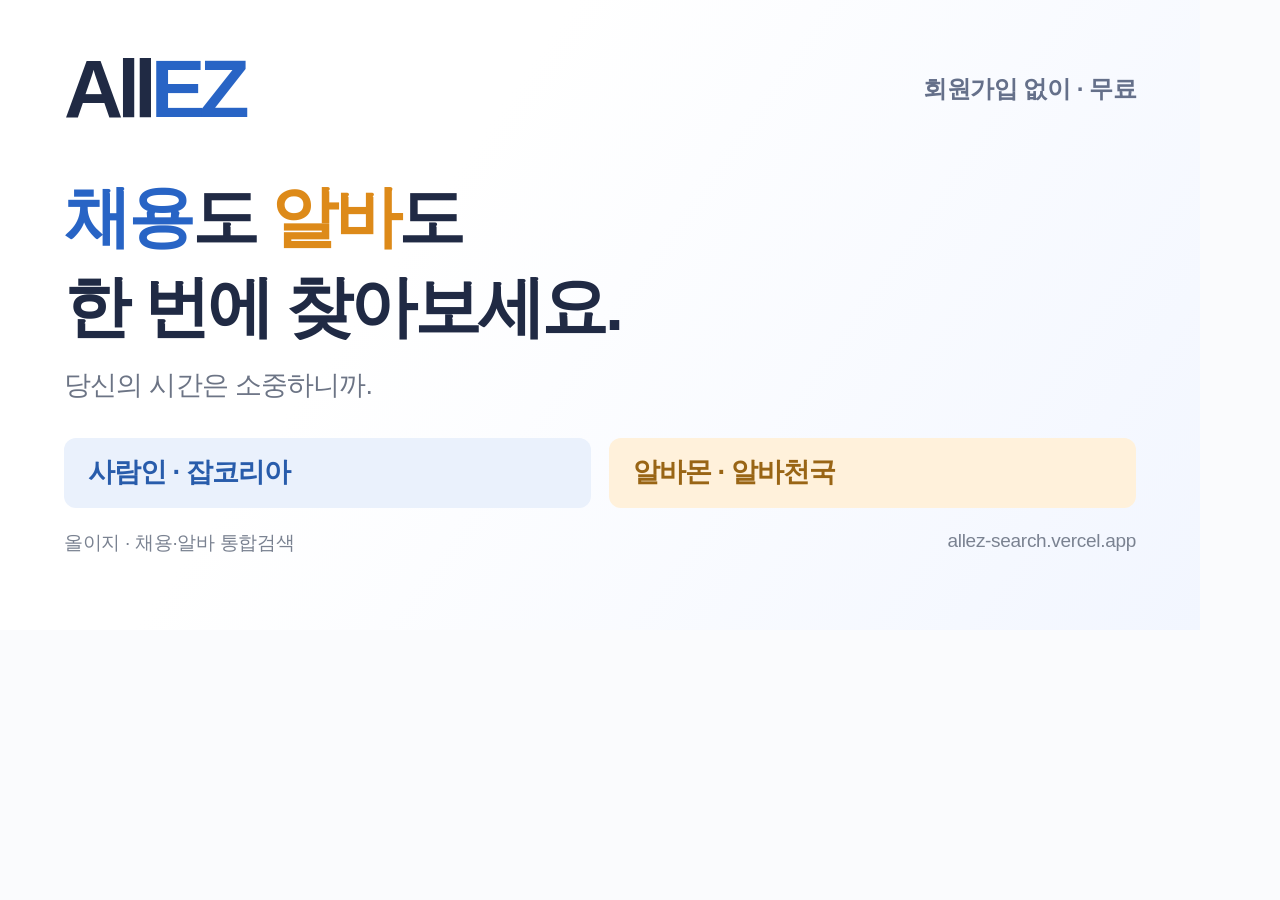
<file: ops/og/allez-og.html>
<!doctype html>
<html lang="ko">
<meta charset="utf-8">
<title>AllEZ share image source · 1200×630</title>
<style>
*{box-sizing:border-box}body{margin:0;width:1200px;height:630px;overflow:hidden;background:#fafbfdfd;font-family:'Noto Sans CJK KR',sans-serif;color:#202a44;-webkit-font-smoothing:antialiased}
main{width:1200px;height:630px;padding:48px 64px;background:linear-gradient(125deg,#fff 35%,#f2f6ff 100%)}
header{display:flex;justify-content:space-between;align-items:center}.brand{font-family:Arial,sans-serif;font-weight:900;font-size:82px;letter-spacing:-6px;line-height:1}.brand span{color:#2864c5}.free{font-size:24px;font-weight:700;color:#65708a;letter-spacing:-.5px}
h1{font-size:67px;font-weight:900;line-height:1.35;letter-spacing:-3.2px;margin:42px 0 0}.jobs{color:#2864c5}.alba{color:#dd8a19}
.tagline{font-size:27px;letter-spacing:-.8px;color:#6c7485;margin:14px 0 0}
.sources{display:flex;gap:18px;margin-top:35px}.source{flex:1;padding:18px 24px;border-radius:12px;font-size:27px;font-weight:700;letter-spacing:-1px;line-height:1.25;background:#eaf1fc;color:#285cab}.source.alba-source{background:#fff1db;color:#996515}
footer{margin-top:22px;display:flex;justify-content:space-between;font-size:19px;color:#7a8291;letter-spacing:-.3px}
</style>
<main>
 <header><div class="brand">All<span>EZ</span></div><div class="free">회원가입 없이 · 무료</div></header>
 <h1><span class="jobs">채용</span>도 <span class="alba">알바</span>도<br>한 번에 찾아보세요.</h1>
 <p class="tagline">당신의 시간은 소중하니까.</p>
 <div class="sources"><div class="source">사람인 · 잡코리아</div><div class="source alba-source">알바몬 · 알바천국</div></div>
 <footer><span>올이지 · 채용·알바 통합검색</span><span>allez-search.vercel.app</span></footer>
</main>
</html>
</file>
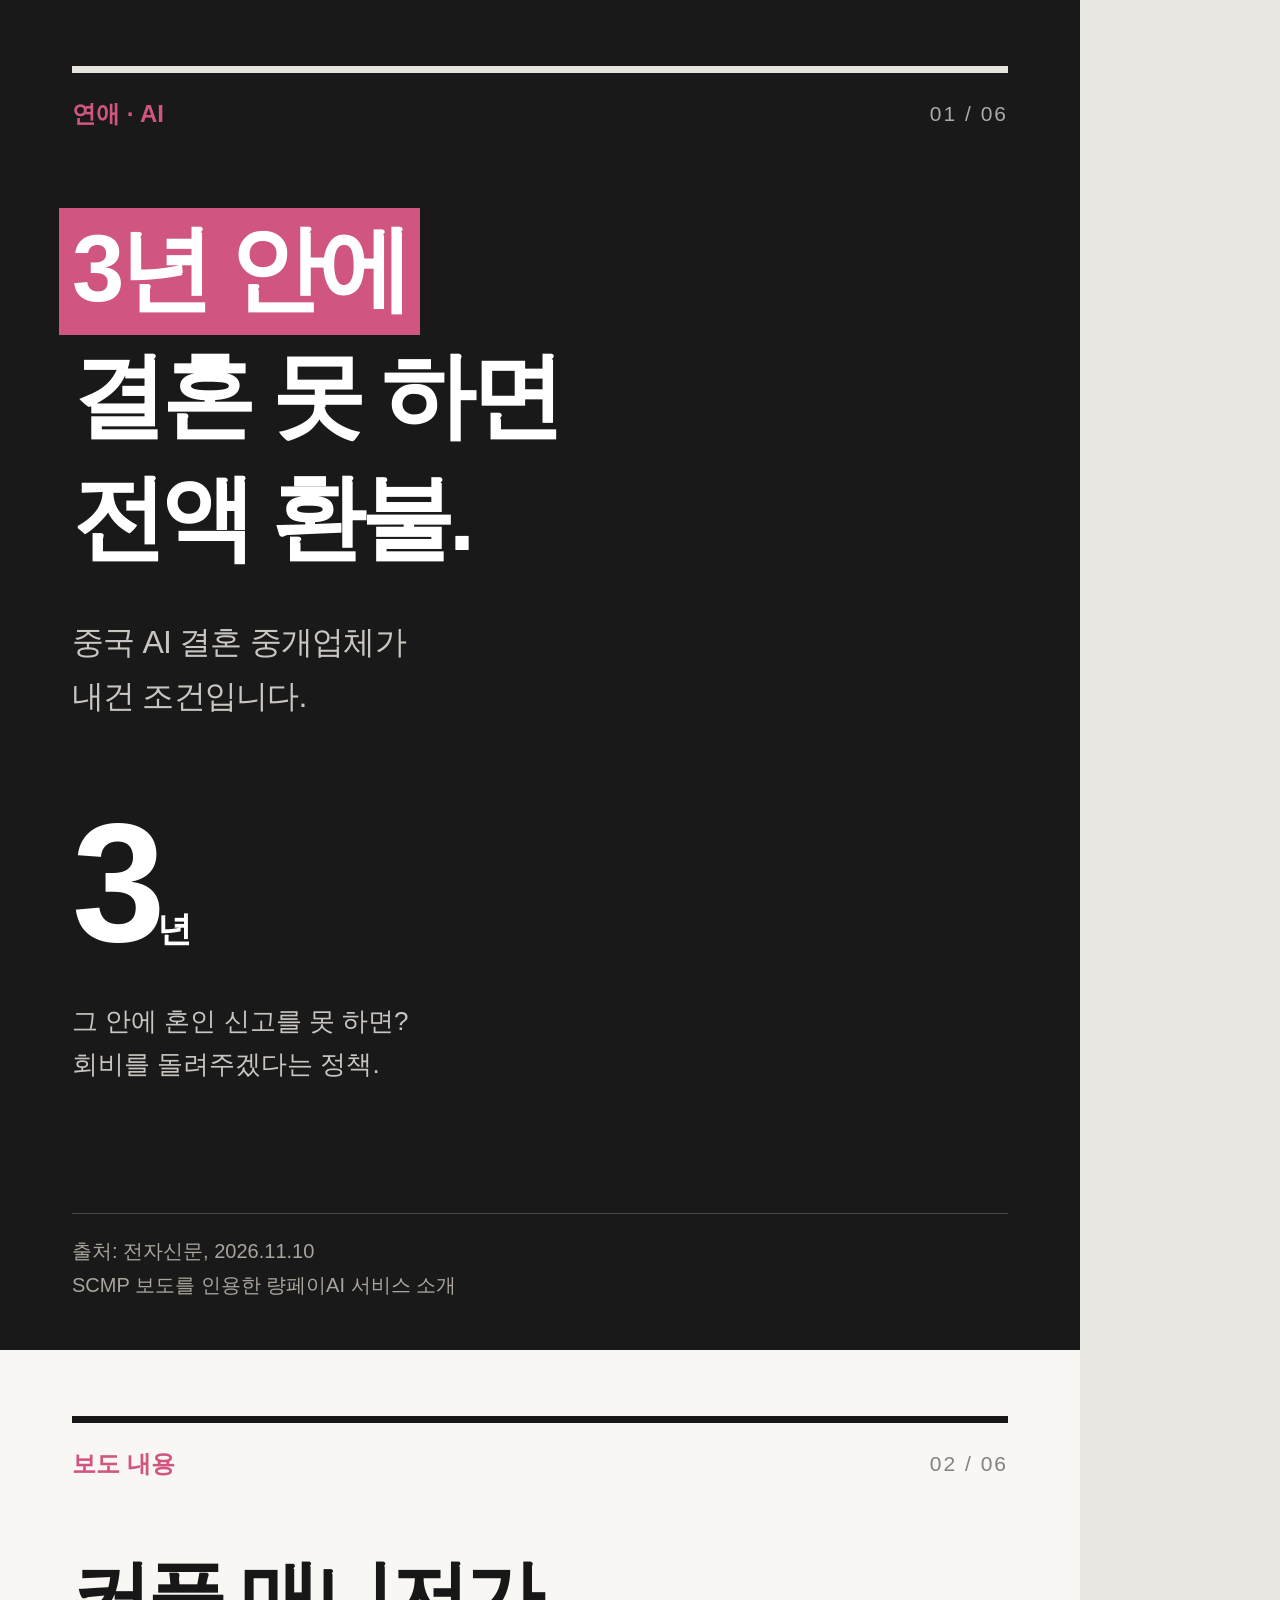
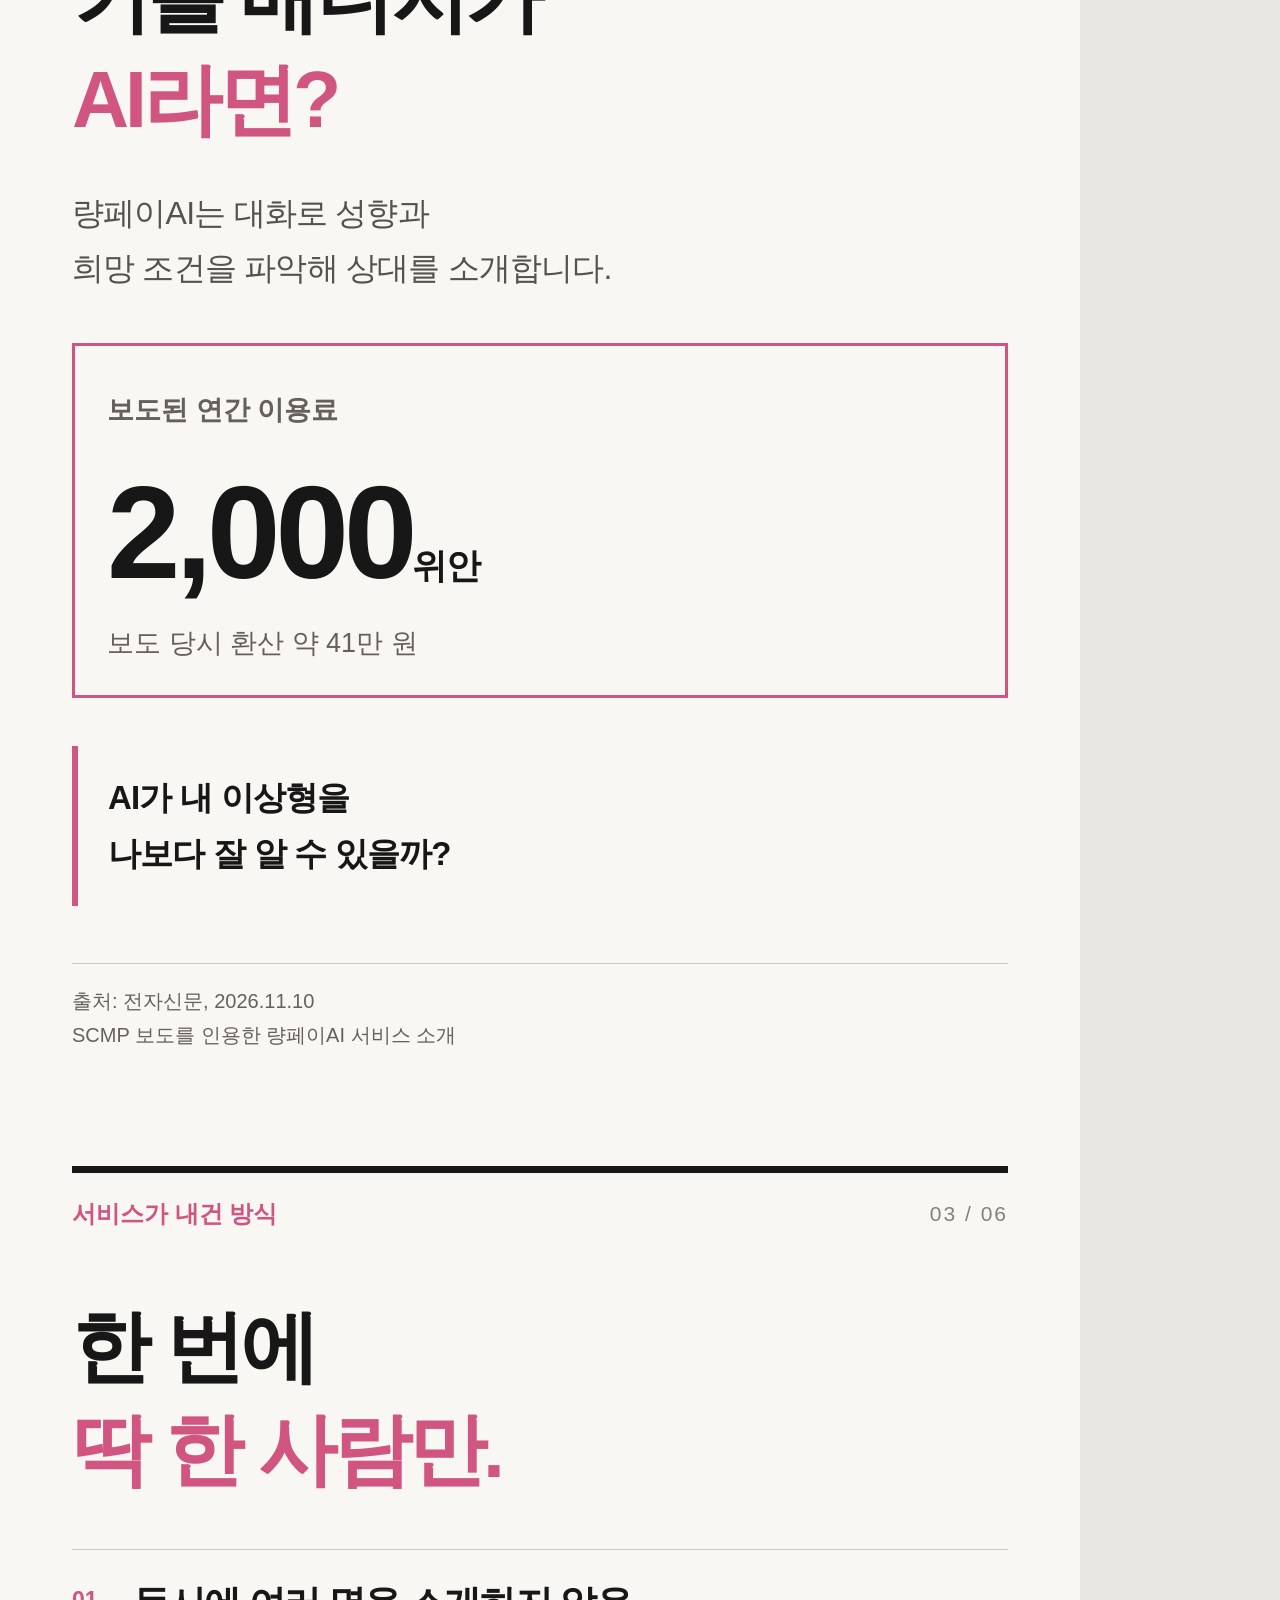
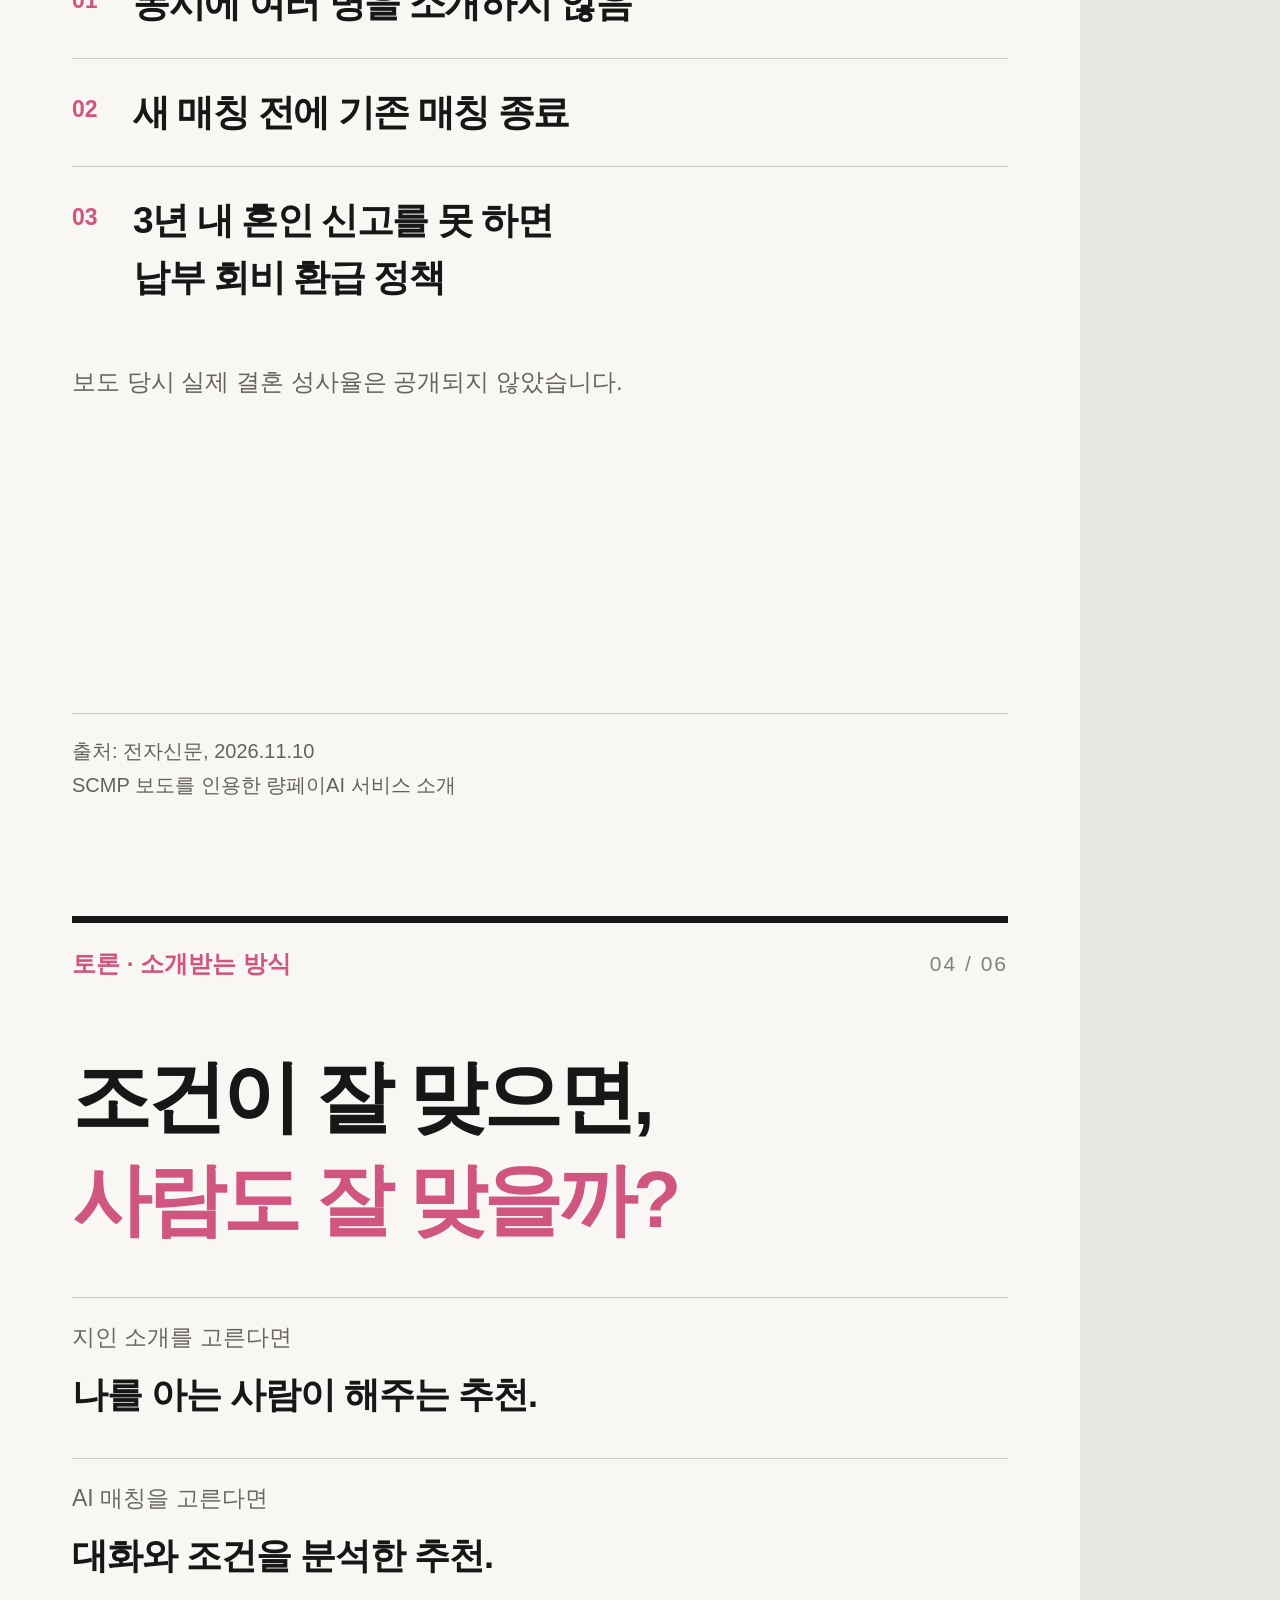
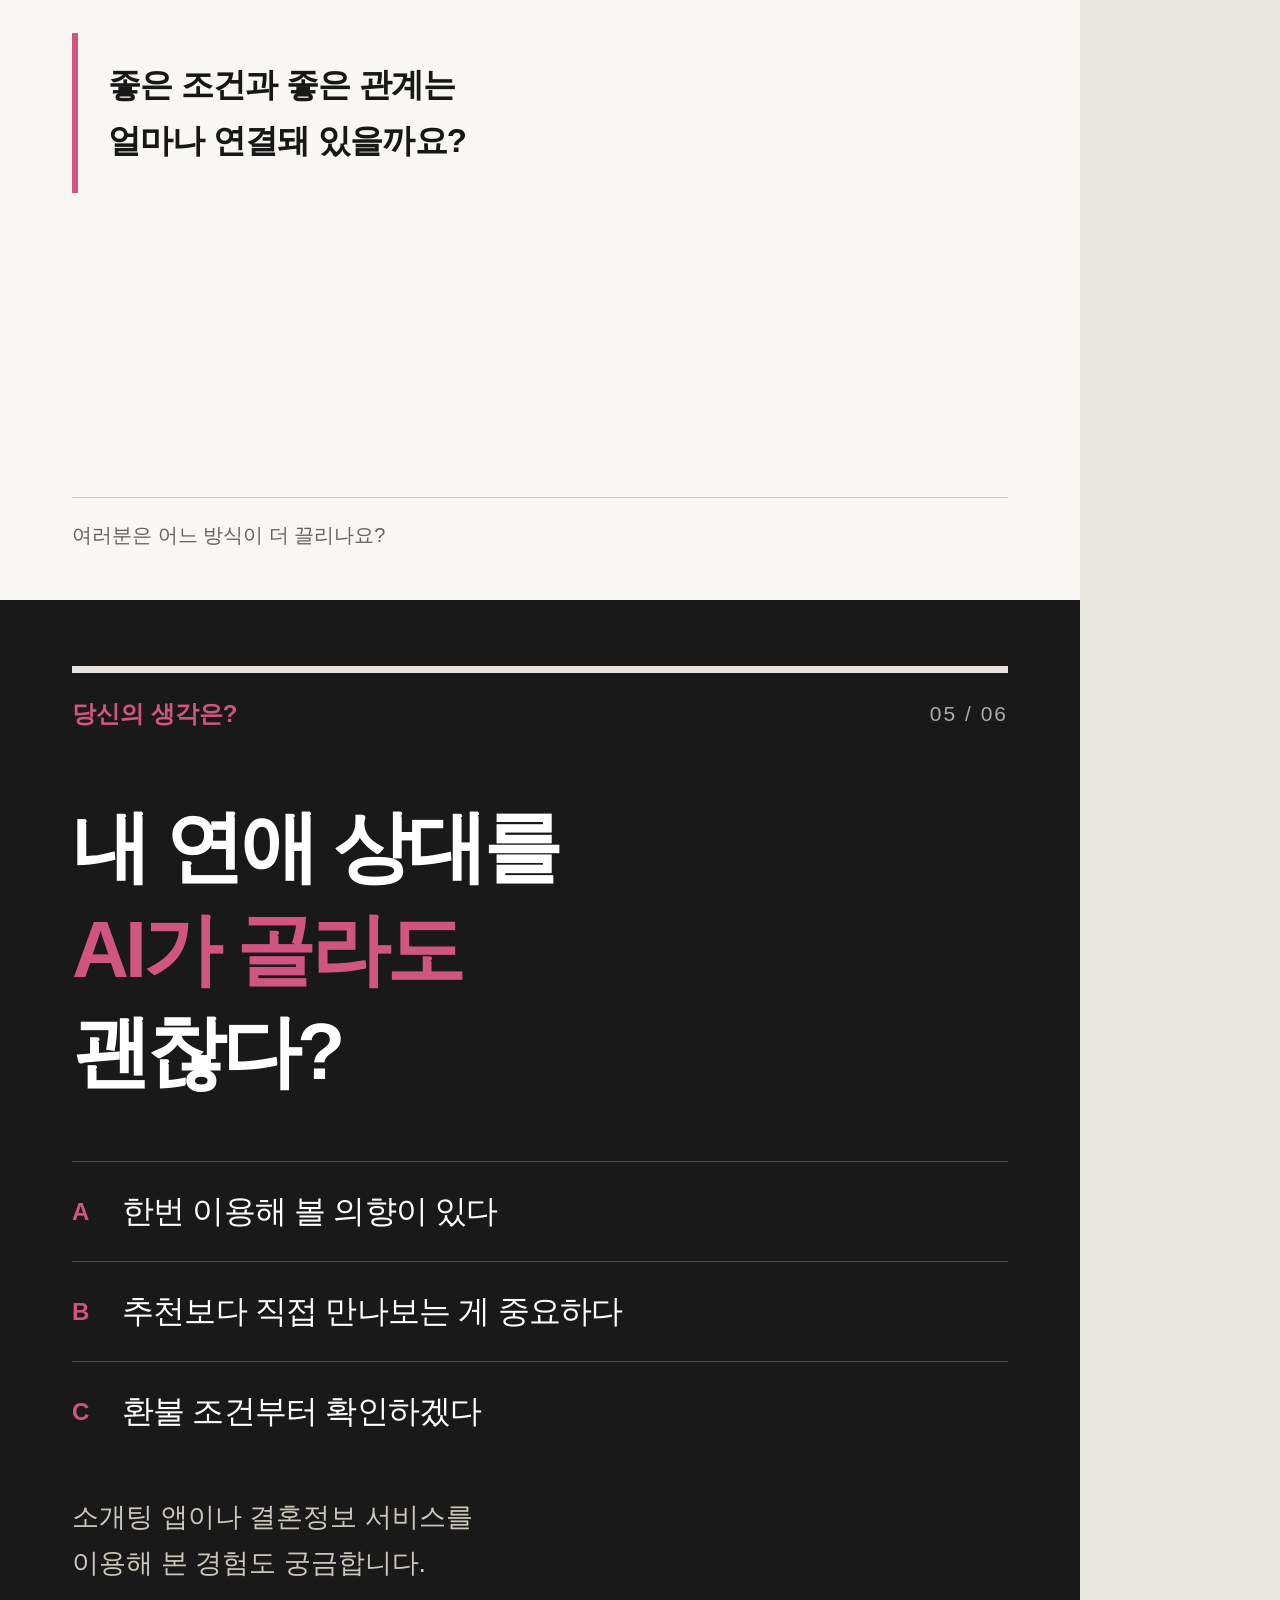
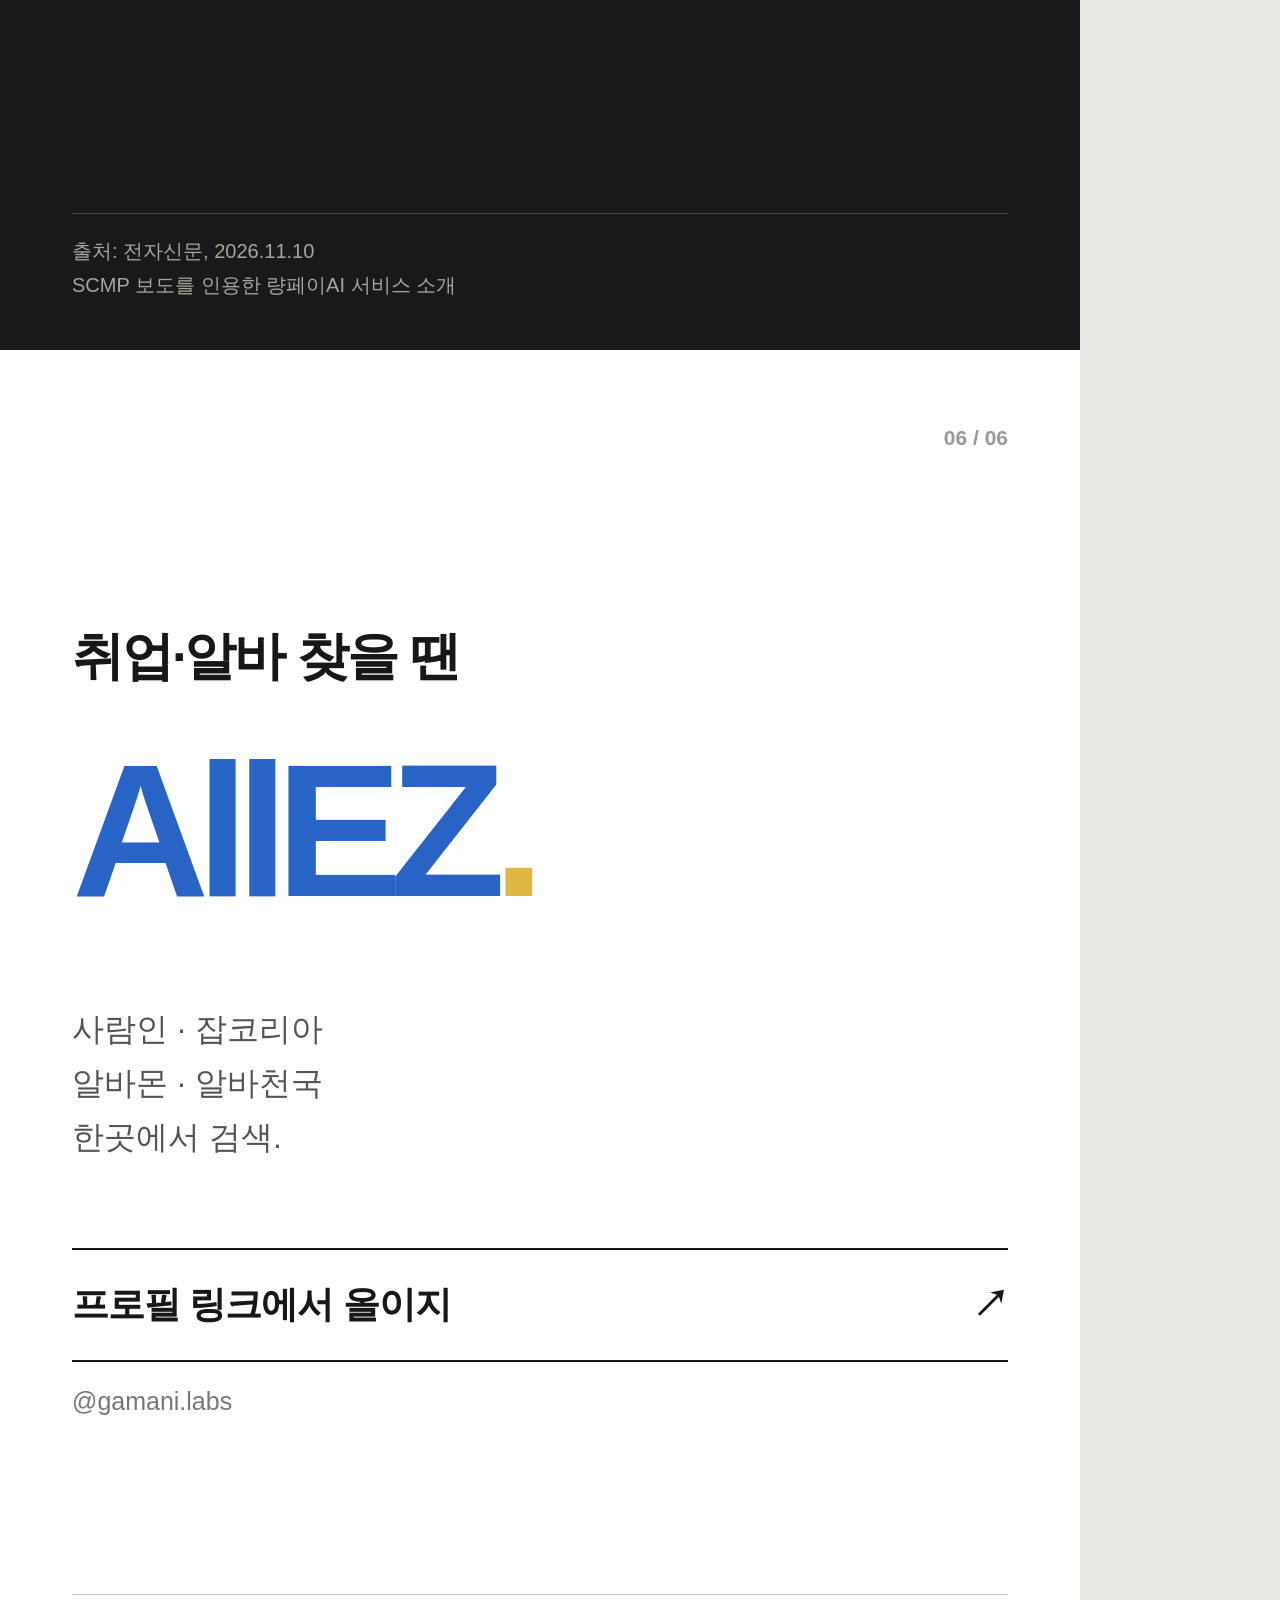
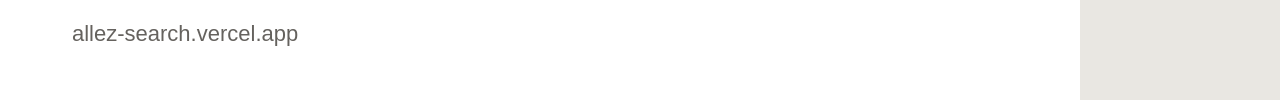
<file: marketing/instagram/news-batch-02/ai-matchmaking/cards.html>
<!doctype html><html lang="ko"><meta charset="utf-8"><title>3년 안에 결혼 못 하면 전액 환불</title><style>
*{box-sizing:border-box}body{margin:0;background:#e9e7e2;color:#171717;font-family:'Noto Sans CJK KR',sans-serif;-webkit-font-smoothing:antialiased}.card{position:relative;overflow:hidden;width:1080px;height:1350px;background:#f8f7f3;padding:66px 72px;break-after:page}.top{display:flex;justify-content:space-between;align-items:center;border-top:7px solid #171717;padding-top:25px;font-size:24px;font-weight:700}.category{color:var(--accent)}.page{font-size:21px;font-weight:400;color:#82817e;letter-spacing:2px}.content{margin-top:66px}h1,h2,p{margin:0}h1{font-size:94px;line-height:1.3;letter-spacing:-5px;font-weight:900}h2{font-size:79px;line-height:1.3;letter-spacing:-4px;font-weight:900}.accent{color:var(--accent)}.lead{font-size:32px;line-height:1.7;letter-spacing:-.8px;margin-top:35px;color:#535350}.eyebrow{font-size:25px;font-weight:700;color:var(--accent);margin-bottom:26px}.hero{font-family:Arial,'Noto Sans CJK KR',sans-serif;font-size:168px;letter-spacing:-8px;line-height:1.2;font-weight:900;margin-top:68px}.hero.medium{font-size:132px;letter-spacing:-5px}.hero small{font-family:'Noto Sans CJK KR';font-size:35px;letter-spacing:-1px;font-weight:600}.herolabel{font-size:26px;margin-top:15px;line-height:1.65;color:#6a6865}.foot{position:absolute;left:72px;right:72px;bottom:48px;border-top:1px solid #ccc9c3;padding-top:20px;color:#65625e;font-size:20px;line-height:1.7}.dark{background:#191919;color:white}.dark .top{border-color:#e7e4df}.dark .lead,.dark .herolabel{color:#c9c5c0}.dark .foot{color:#a9a49c;border-color:#ffffff33}.dark .page{color:#aaa}.cover .content{margin-top:78px}.cover .hero{margin-top:60px}.cover .highlight{display:inline-block;background:var(--accent);color:white;padding:0 13px 5px;margin-left:-13px}.items{margin-top:48px}.item{border-top:1px solid #ccc9c3;padding:25px 0;display:flex;gap:25px;align-items:flex-start}.item .num{font:700 23px Arial;color:var(--accent);min-width:36px;padding-top:12px}.item strong{font-size:37px;font-weight:800;line-height:1.55;letter-spacing:-1.4px}.item p{font-size:26px;line-height:1.7;margin-top:8px;color:#625f5b}.box{margin-top:48px;border-left:6px solid var(--accent);padding:24px 0 24px 30px;font-size:33px;font-weight:700;line-height:1.7;letter-spacing:-.8px}.note{font-size:24px;color:#68645e;line-height:1.7;margin-top:30px}.views{margin-top:46px}.view{border-top:1px solid #ccc9c3;padding-top:24px;margin-top:33px}.view label{display:block;font-size:23px;color:#6b6861;margin-bottom:12px}.view p{font-size:36px;line-height:1.65;font-weight:700;letter-spacing:-1px}.options{margin-top:57px}.option{display:flex;gap:23px;align-items:flex-start;font-size:32px;line-height:1.6;padding:24px 0;border-top:1px solid #ffffff38;letter-spacing:-.8px}.option b{color:var(--accent);font:700 24px Arial;padding-top:12px;min-width:27px}.prompt{font-size:27px;line-height:1.7;color:#ccc6bc;margin-top:33px}.stamp{border:3px solid var(--accent);padding:34px 32px;margin-top:48px}.stamp .hero{margin-top:0}.stamp p{font-size:27px;color:#65605a;margin-top:12px}.calendar{margin-top:46px;border:2px solid #b9b1a6;border-radius:12px;overflow:hidden}.calendar-top{background:var(--accent);color:#fff;padding:20px 30px;font-size:26px;font-weight:800}.calendar-date{font:800 112px Arial;text-align:center;padding:43px 0;letter-spacing:-5px}.calendar p{font-size:26px;text-align:center;padding-bottom:30px;color:#675f55}.promo{background:white}.promo .top{border:0;justify-content:flex-end;font-size:21px;color:#999;padding-top:10px}.promo .topic{font-size:52px;font-weight:700;line-height:1.55;letter-spacing:-2px;margin-top:166px}.promo .brand{font-size:190px;font-weight:900;line-height:1.2;letter-spacing:-13px;margin-top:19px;color:#2864c5}.promo .brand span{color:#deb744}.promo .body{margin-top:58px;font-size:32px;line-height:1.7;color:#555}.promo .cta{margin-top:83px;display:flex;justify-content:space-between;border-top:2px solid #171717;border-bottom:2px solid #171717;padding:30px 0;font-size:37px;font-weight:800;letter-spacing:-1px}.promo .handle{margin-top:25px;color:#777;font-size:25px}.promo .foot{font-size:22px}@media print{@page{size:1080px 1350px;margin:0}.card:last-child{break-after:auto}}
</style><body style="--accent:#d05580"><section class="card cover dark" id="card-1"><header class="top"><span class="category">연애 · AI</span><span class="page">01 / 06</span></header><main class="content"><h1><span class="highlight">3년 안에</span><br>결혼 못 하면<br>전액 환불.</h1><p class="lead">중국 AI 결혼 중개업체가<br>내건 조건입니다.</p><p class="hero">3<small>년</small></p><p class="herolabel">그 안에 혼인 신고를 못 하면?<br>회비를 돌려주겠다는 정책.</p></main><footer class="foot">출처: 전자신문, 2026.11.10<br>SCMP 보도를 인용한 량페이AI 서비스 소개</footer></section><section class="card " id="card-2"><header class="top"><span class="category">보도 내용</span><span class="page">02 / 06</span></header><main class="content"><h2>커플 매니저가<br><span class="accent">AI라면?</span></h2><p class="lead">량페이AI는 대화로 성향과<br>희망 조건을 파악해 상대를 소개합니다.</p><div class="stamp"><p class="eyebrow">보도된 연간 이용료</p><div class="hero medium">2,000<small>위안</small></div><p>보도 당시 환산 약 41만 원</p></div><div class="box">AI가 내 이상형을<br>나보다 잘 알 수 있을까?</div></main><footer class="foot">출처: 전자신문, 2026.11.10<br>SCMP 보도를 인용한 량페이AI 서비스 소개</footer></section><section class="card " id="card-3"><header class="top"><span class="category">서비스가 내건 방식</span><span class="page">03 / 06</span></header><main class="content"><h2>한 번에<br><span class="accent">딱 한 사람만.</span></h2><div class="items"><div class="item"><span class="num">01</span><div><strong>동시에 여러 명을 소개하지 않음</strong></div></div><div class="item"><span class="num">02</span><div><strong>새 매칭 전에 기존 매칭 종료</strong></div></div><div class="item"><span class="num">03</span><div><strong>3년 내 혼인 신고를 못 하면<br>납부 회비 환급 정책</strong></div></div></div><p class="note">보도 당시 실제 결혼 성사율은 공개되지 않았습니다.</p></main><footer class="foot">출처: 전자신문, 2026.11.10<br>SCMP 보도를 인용한 량페이AI 서비스 소개</footer></section><section class="card " id="card-4"><header class="top"><span class="category">토론 · 소개받는 방식</span><span class="page">04 / 06</span></header><main class="content"><h2>조건이 잘 맞으면,<br><span class="accent">사람도 잘 맞을까?</span></h2><div class="views"><div class="view"><label>지인 소개를 고른다면</label><p>나를 아는 사람이 해주는 추천.</p></div><div class="view"><label>AI 매칭을 고른다면</label><p>대화와 조건을 분석한 추천.</p></div></div><div class="box">좋은 조건과 좋은 관계는<br>얼마나 연결돼 있을까요?</div></main><footer class="foot">여러분은 어느 방식이 더 끌리나요?</footer></section><section class="card dark" id="card-5"><header class="top"><span class="category">당신의 생각은?</span><span class="page">05 / 06</span></header><main class="content"><h2>내 연애 상대를<br><span class="accent">AI가 골라도</span><br>괜찮다?</h2><div class="options"><div class="option"><b>A</b><span>한번 이용해 볼 의향이 있다</span></div><div class="option"><b>B</b><span>추천보다 직접 만나보는 게 중요하다</span></div><div class="option"><b>C</b><span>환불 조건부터 확인하겠다</span></div></div><p class="prompt">소개팅 앱이나 결혼정보 서비스를<br>이용해 본 경험도 궁금합니다.</p></main><footer class="foot">출처: 전자신문, 2026.11.10<br>SCMP 보도를 인용한 량페이AI 서비스 소개</footer></section><section class="card promo" id="card-6"><header class="top">06 / 06</header><p class="topic">취업·알바 찾을 땐</p><p class="brand">AllEZ<span>.</span></p><p class="body">사람인 · 잡코리아<br>알바몬 · 알바천국<br>한곳에서 검색.</p><div class="cta"><span>프로필 링크에서 올이지</span><span>↗</span></div><p class="handle">@gamani.labs</p><footer class="foot">allez-search.vercel.app</footer></section></body></html>
</file>
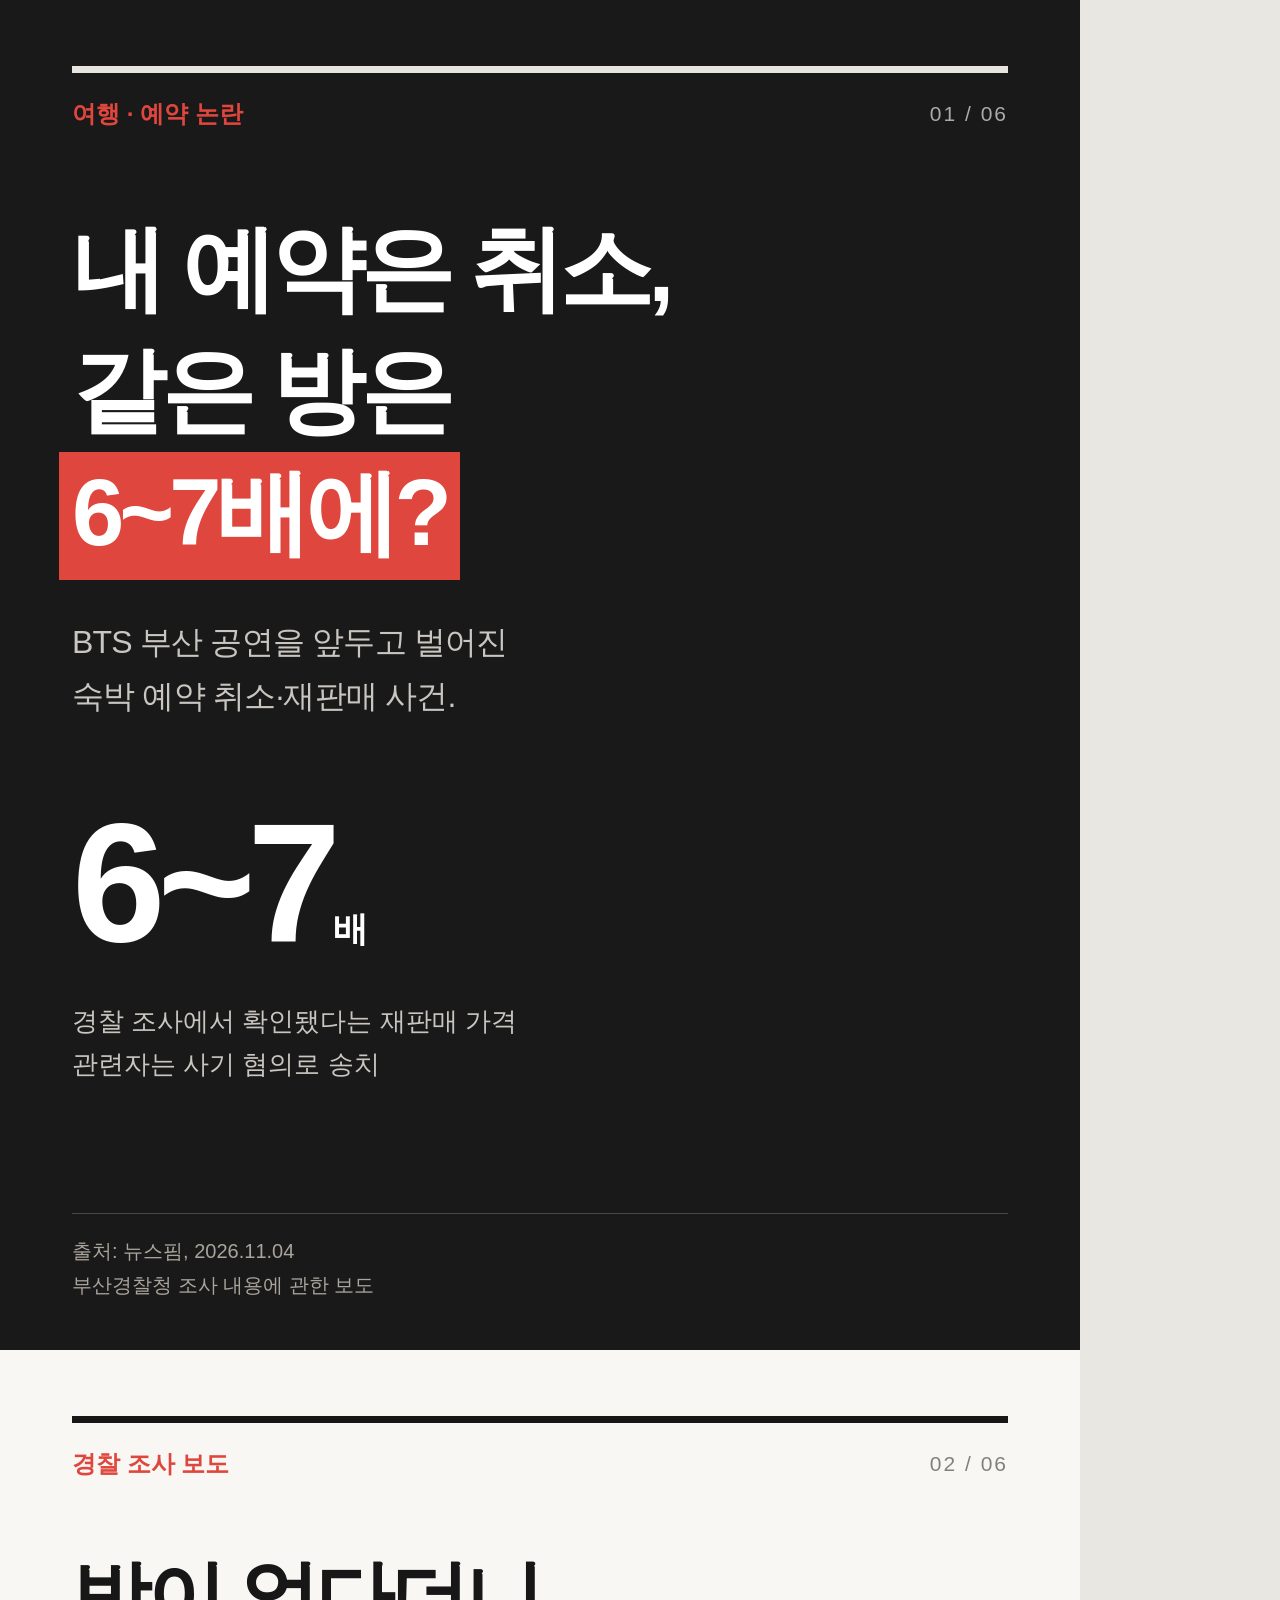
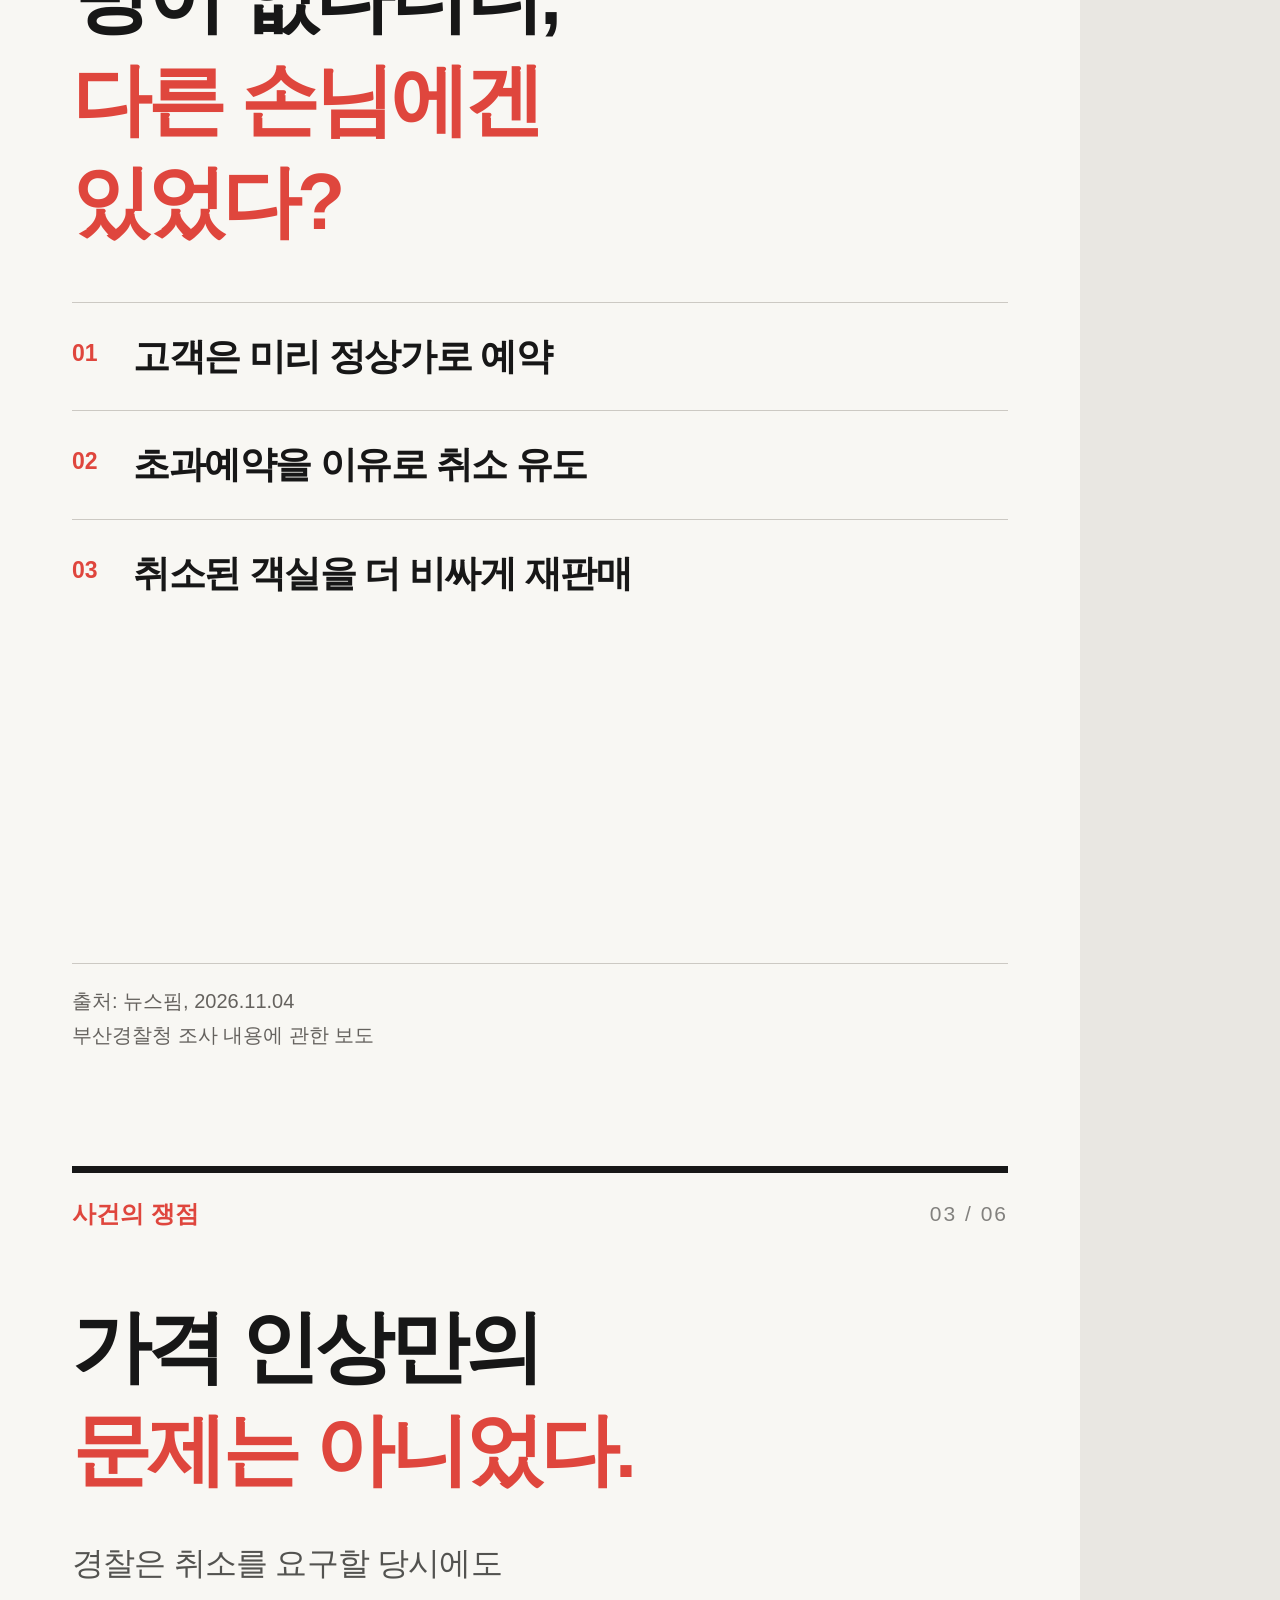
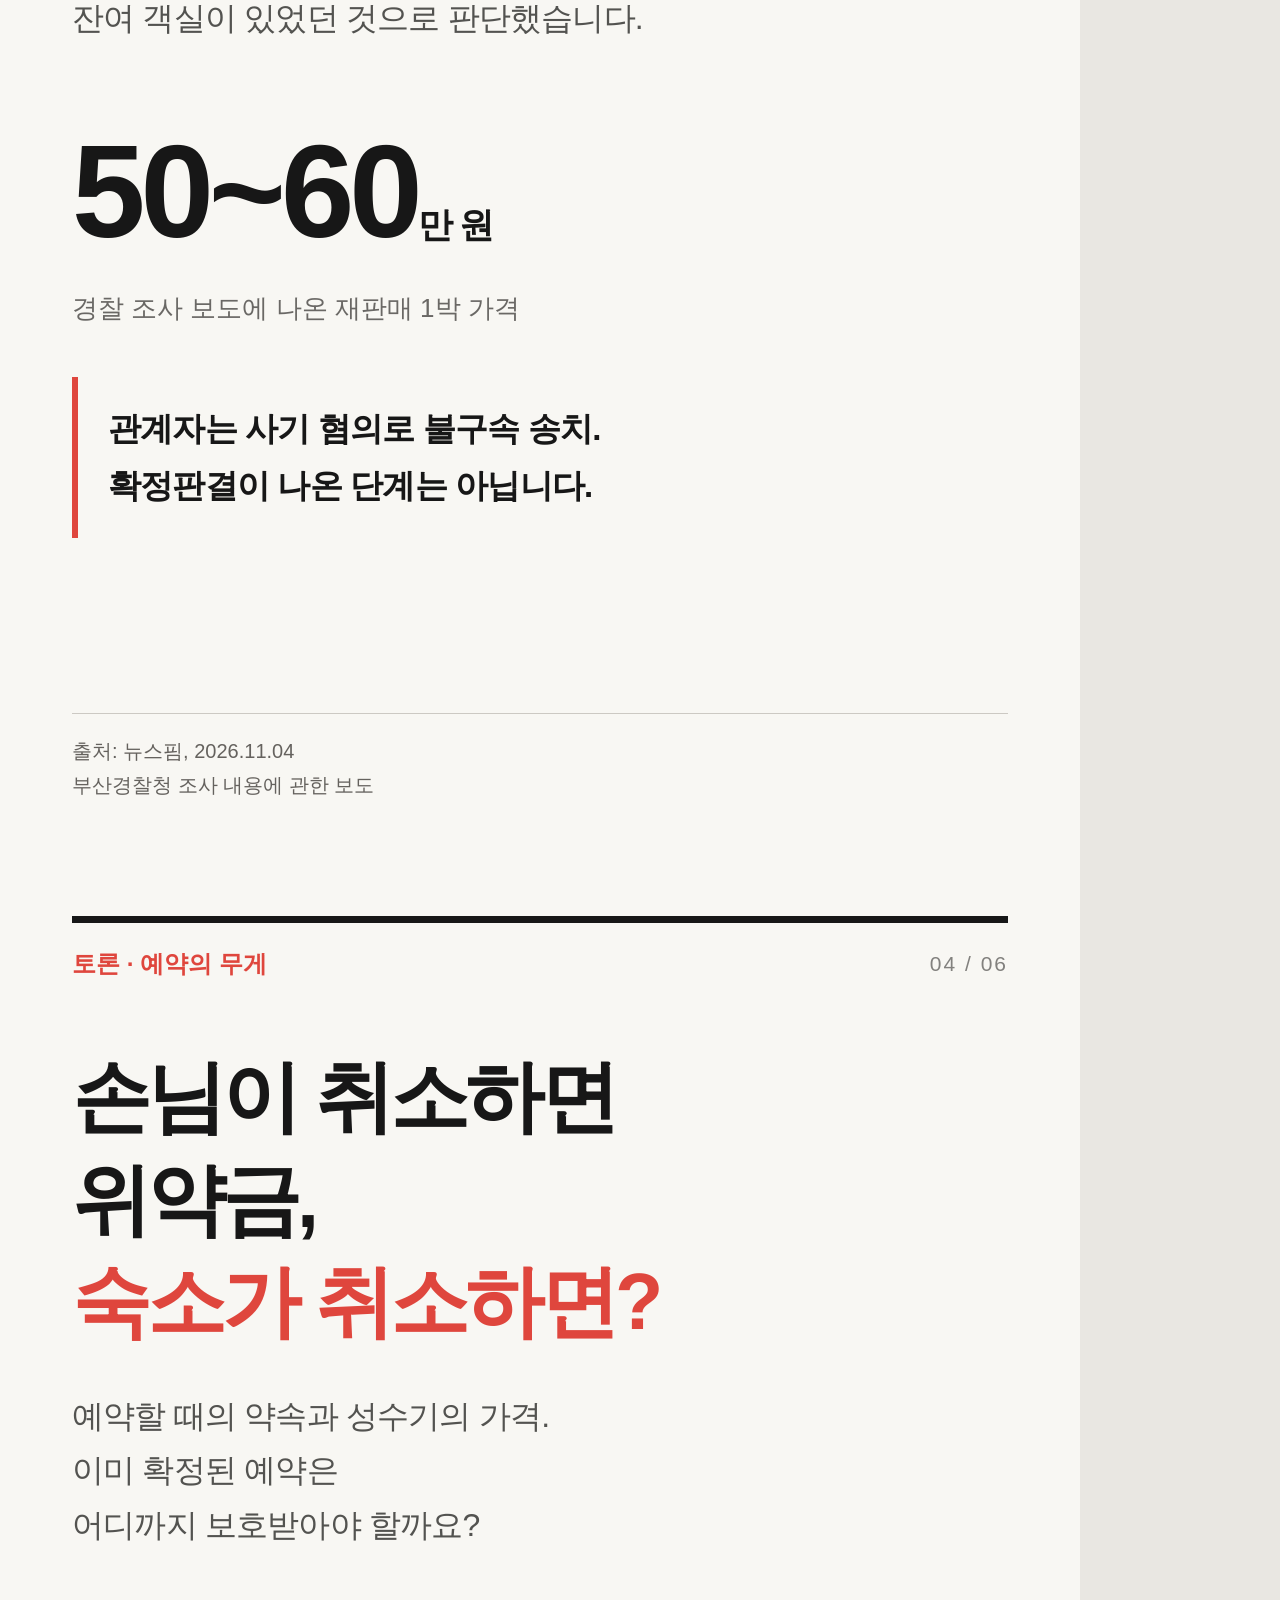
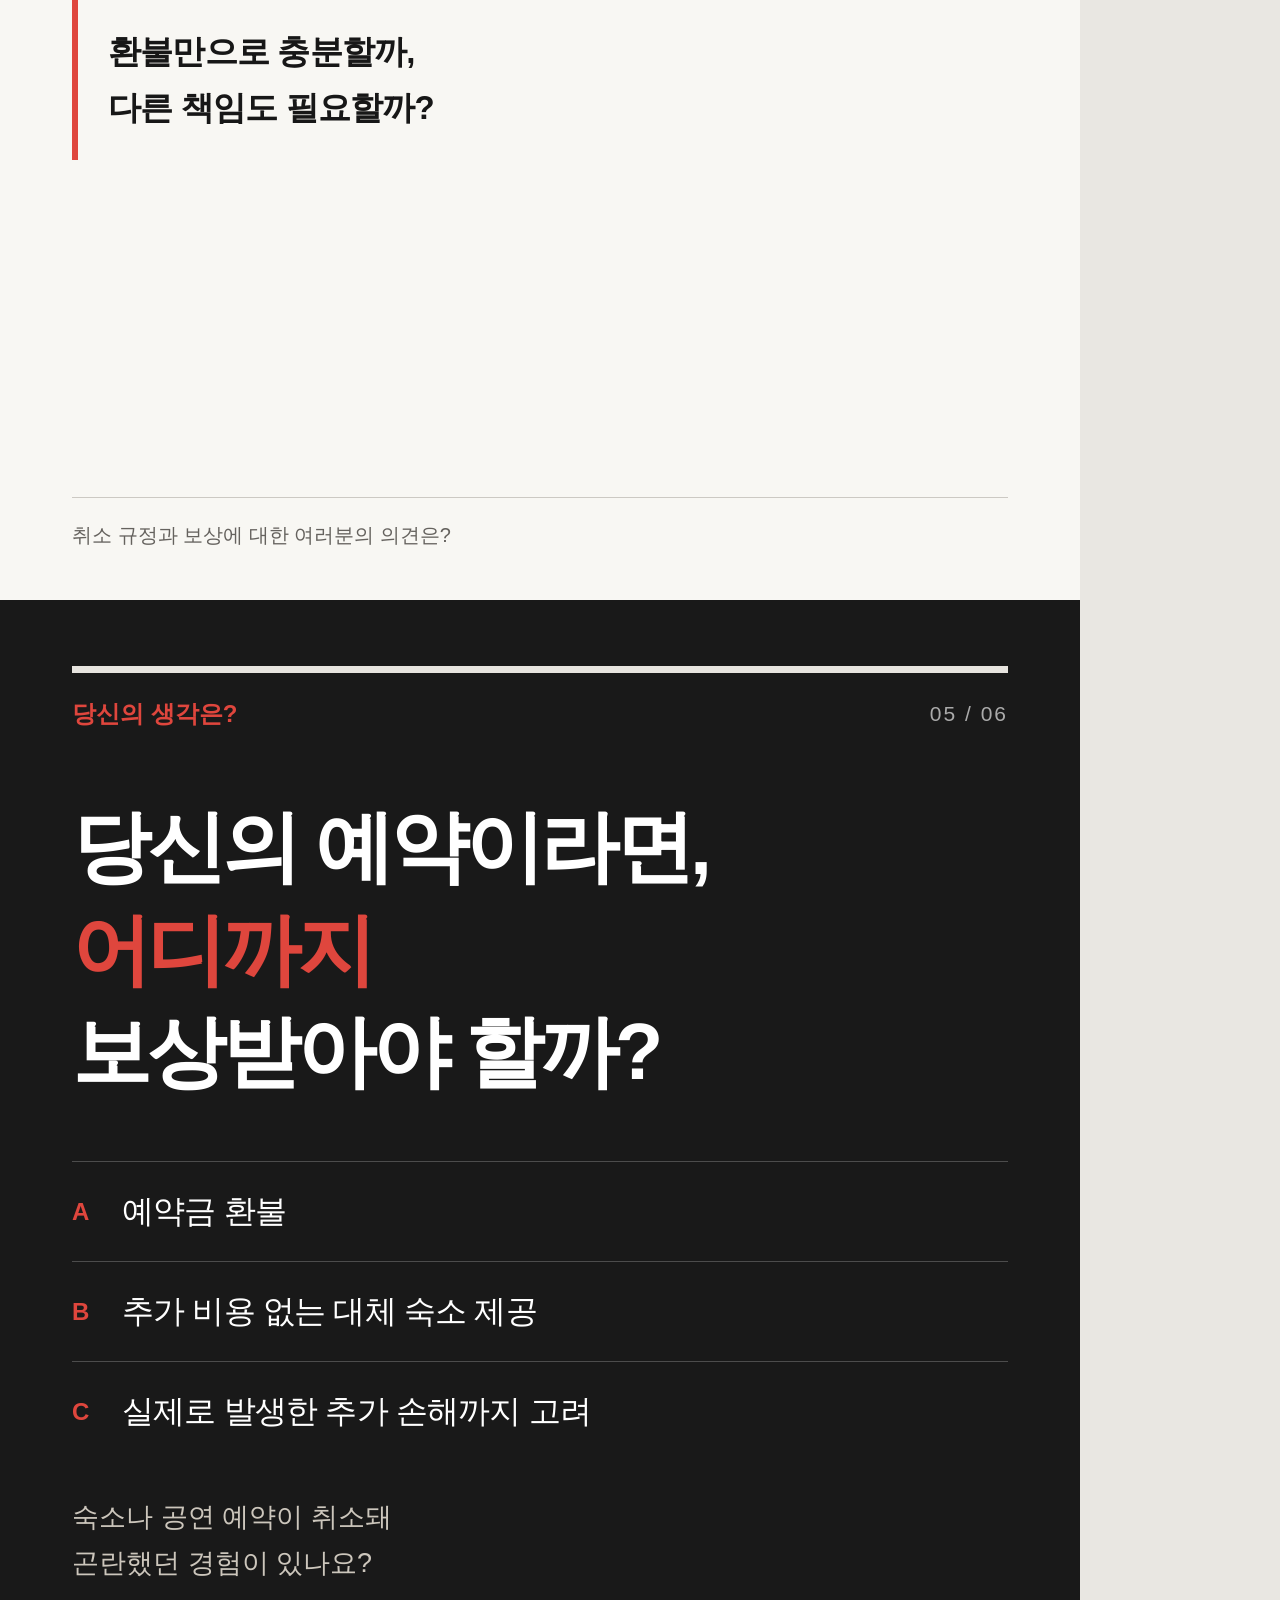
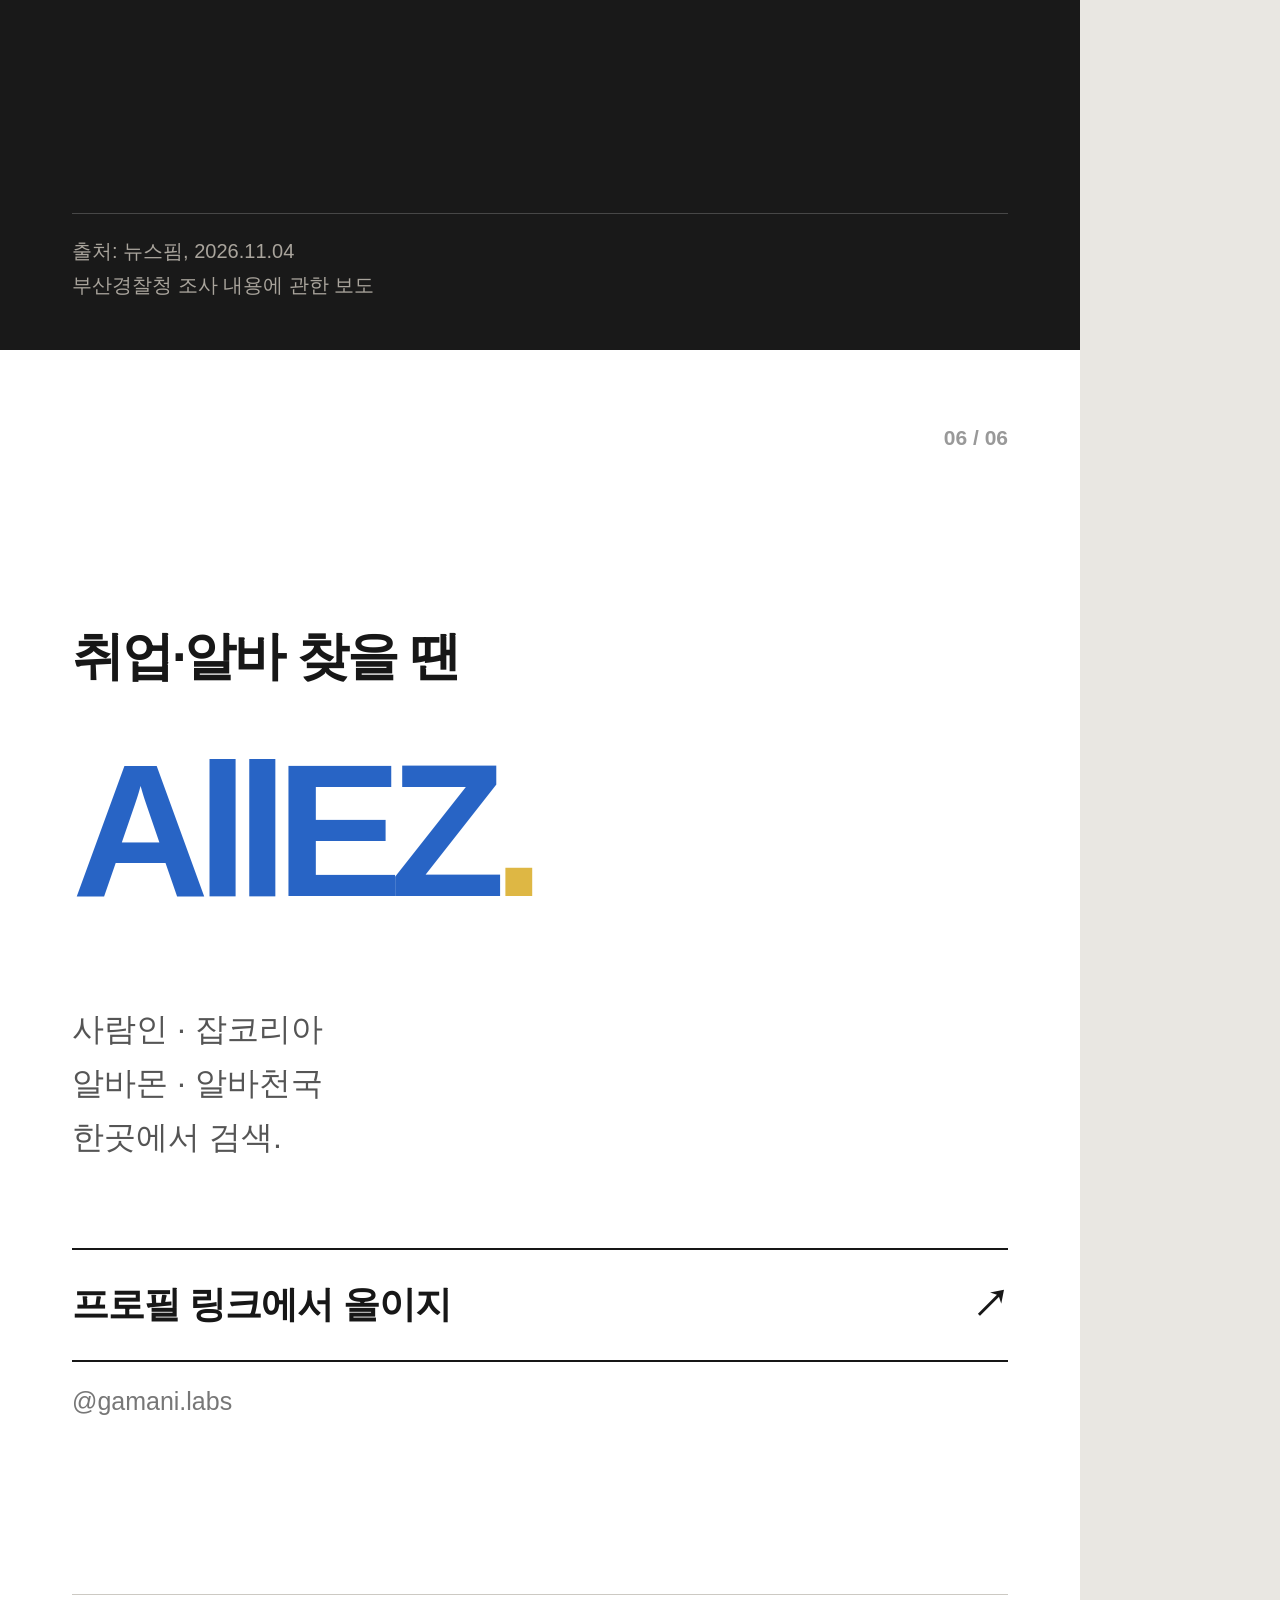
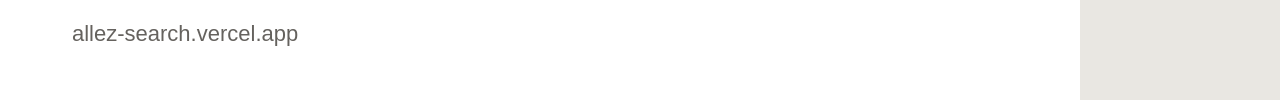
<file: marketing/instagram/news-batch-02/hotel-cancellation/cards.html>
<!doctype html><html lang="ko"><meta charset="utf-8"><title>예약 취소 뒤 같은 객실을 6~7배에</title><style>
*{box-sizing:border-box}body{margin:0;background:#e9e7e2;color:#171717;font-family:'Noto Sans CJK KR',sans-serif;-webkit-font-smoothing:antialiased}.card{position:relative;overflow:hidden;width:1080px;height:1350px;background:#f8f7f3;padding:66px 72px;break-after:page}.top{display:flex;justify-content:space-between;align-items:center;border-top:7px solid #171717;padding-top:25px;font-size:24px;font-weight:700}.category{color:var(--accent)}.page{font-size:21px;font-weight:400;color:#82817e;letter-spacing:2px}.content{margin-top:66px}h1,h2,p{margin:0}h1{font-size:94px;line-height:1.3;letter-spacing:-5px;font-weight:900}h2{font-size:79px;line-height:1.3;letter-spacing:-4px;font-weight:900}.accent{color:var(--accent)}.lead{font-size:32px;line-height:1.7;letter-spacing:-.8px;margin-top:35px;color:#535350}.eyebrow{font-size:25px;font-weight:700;color:var(--accent);margin-bottom:26px}.hero{font-family:Arial,'Noto Sans CJK KR',sans-serif;font-size:168px;letter-spacing:-8px;line-height:1.2;font-weight:900;margin-top:68px}.hero.medium{font-size:132px;letter-spacing:-5px}.hero small{font-family:'Noto Sans CJK KR';font-size:35px;letter-spacing:-1px;font-weight:600}.herolabel{font-size:26px;margin-top:15px;line-height:1.65;color:#6a6865}.foot{position:absolute;left:72px;right:72px;bottom:48px;border-top:1px solid #ccc9c3;padding-top:20px;color:#65625e;font-size:20px;line-height:1.7}.dark{background:#191919;color:white}.dark .top{border-color:#e7e4df}.dark .lead,.dark .herolabel{color:#c9c5c0}.dark .foot{color:#a9a49c;border-color:#ffffff33}.dark .page{color:#aaa}.cover .content{margin-top:78px}.cover .hero{margin-top:60px}.cover .highlight{display:inline-block;background:var(--accent);color:white;padding:0 13px 5px;margin-left:-13px}.items{margin-top:48px}.item{border-top:1px solid #ccc9c3;padding:25px 0;display:flex;gap:25px;align-items:flex-start}.item .num{font:700 23px Arial;color:var(--accent);min-width:36px;padding-top:12px}.item strong{font-size:37px;font-weight:800;line-height:1.55;letter-spacing:-1.4px}.item p{font-size:26px;line-height:1.7;margin-top:8px;color:#625f5b}.box{margin-top:48px;border-left:6px solid var(--accent);padding:24px 0 24px 30px;font-size:33px;font-weight:700;line-height:1.7;letter-spacing:-.8px}.note{font-size:24px;color:#68645e;line-height:1.7;margin-top:30px}.views{margin-top:46px}.view{border-top:1px solid #ccc9c3;padding-top:24px;margin-top:33px}.view label{display:block;font-size:23px;color:#6b6861;margin-bottom:12px}.view p{font-size:36px;line-height:1.65;font-weight:700;letter-spacing:-1px}.options{margin-top:57px}.option{display:flex;gap:23px;align-items:flex-start;font-size:32px;line-height:1.6;padding:24px 0;border-top:1px solid #ffffff38;letter-spacing:-.8px}.option b{color:var(--accent);font:700 24px Arial;padding-top:12px;min-width:27px}.prompt{font-size:27px;line-height:1.7;color:#ccc6bc;margin-top:33px}.stamp{border:3px solid var(--accent);padding:34px 32px;margin-top:48px}.stamp .hero{margin-top:0}.stamp p{font-size:27px;color:#65605a;margin-top:12px}.calendar{margin-top:46px;border:2px solid #b9b1a6;border-radius:12px;overflow:hidden}.calendar-top{background:var(--accent);color:#fff;padding:20px 30px;font-size:26px;font-weight:800}.calendar-date{font:800 112px Arial;text-align:center;padding:43px 0;letter-spacing:-5px}.calendar p{font-size:26px;text-align:center;padding-bottom:30px;color:#675f55}.promo{background:white}.promo .top{border:0;justify-content:flex-end;font-size:21px;color:#999;padding-top:10px}.promo .topic{font-size:52px;font-weight:700;line-height:1.55;letter-spacing:-2px;margin-top:166px}.promo .brand{font-size:190px;font-weight:900;line-height:1.2;letter-spacing:-13px;margin-top:19px;color:#2864c5}.promo .brand span{color:#deb744}.promo .body{margin-top:58px;font-size:32px;line-height:1.7;color:#555}.promo .cta{margin-top:83px;display:flex;justify-content:space-between;border-top:2px solid #171717;border-bottom:2px solid #171717;padding:30px 0;font-size:37px;font-weight:800;letter-spacing:-1px}.promo .handle{margin-top:25px;color:#777;font-size:25px}.promo .foot{font-size:22px}@media print{@page{size:1080px 1350px;margin:0}.card:last-child{break-after:auto}}
</style><body style="--accent:#df463d"><section class="card cover dark" id="card-1"><header class="top"><span class="category">여행 · 예약 논란</span><span class="page">01 / 06</span></header><main class="content"><h1>내 예약은 취소,<br>같은 방은<br><span class="highlight">6~7배에?</span></h1><p class="lead">BTS 부산 공연을 앞두고 벌어진<br>숙박 예약 취소·재판매 사건.</p><p class="hero">6~7<small>배</small></p><p class="herolabel">경찰 조사에서 확인됐다는 재판매 가격<br>관련자는 사기 혐의로 송치</p></main><footer class="foot">출처: 뉴스핌, 2026.11.04<br>부산경찰청 조사 내용에 관한 보도</footer></section><section class="card " id="card-2"><header class="top"><span class="category">경찰 조사 보도</span><span class="page">02 / 06</span></header><main class="content"><h2>방이 없다더니,<br><span class="accent">다른 손님에겐<br>있었다?</span></h2><div class="items"><div class="item"><span class="num">01</span><div><strong>고객은 미리 정상가로 예약</strong></div></div><div class="item"><span class="num">02</span><div><strong>초과예약을 이유로 취소 유도</strong></div></div><div class="item"><span class="num">03</span><div><strong>취소된 객실을 더 비싸게 재판매</strong></div></div></div></main><footer class="foot">출처: 뉴스핌, 2026.11.04<br>부산경찰청 조사 내용에 관한 보도</footer></section><section class="card " id="card-3"><header class="top"><span class="category">사건의 쟁점</span><span class="page">03 / 06</span></header><main class="content"><h2>가격 인상만의<br><span class="accent">문제는 아니었다.</span></h2><p class="lead">경찰은 취소를 요구할 당시에도<br>잔여 객실이 있었던 것으로 판단했습니다.</p><p class="hero medium">50~60<small>만 원</small></p><p class="herolabel">경찰 조사 보도에 나온 재판매 1박 가격</p><div class="box">관계자는 사기 혐의로 불구속 송치.<br>확정판결이 나온 단계는 아닙니다.</div></main><footer class="foot">출처: 뉴스핌, 2026.11.04<br>부산경찰청 조사 내용에 관한 보도</footer></section><section class="card " id="card-4"><header class="top"><span class="category">토론 · 예약의 무게</span><span class="page">04 / 06</span></header><main class="content"><h2>손님이 취소하면<br>위약금,<br><span class="accent">숙소가 취소하면?</span></h2><p class="lead">예약할 때의 약속과 성수기의 가격.<br>이미 확정된 예약은<br>어디까지 보호받아야 할까요?</p><div class="box">환불만으로 충분할까,<br>다른 책임도 필요할까?</div></main><footer class="foot">취소 규정과 보상에 대한 여러분의 의견은?</footer></section><section class="card dark" id="card-5"><header class="top"><span class="category">당신의 생각은?</span><span class="page">05 / 06</span></header><main class="content"><h2>당신의 예약이라면,<br><span class="accent">어디까지</span><br>보상받아야 할까?</h2><div class="options"><div class="option"><b>A</b><span>예약금 환불</span></div><div class="option"><b>B</b><span>추가 비용 없는 대체 숙소 제공</span></div><div class="option"><b>C</b><span>실제로 발생한 추가 손해까지 고려</span></div></div><p class="prompt">숙소나 공연 예약이 취소돼<br>곤란했던 경험이 있나요?</p></main><footer class="foot">출처: 뉴스핌, 2026.11.04<br>부산경찰청 조사 내용에 관한 보도</footer></section><section class="card promo" id="card-6"><header class="top">06 / 06</header><p class="topic">취업·알바 찾을 땐</p><p class="brand">AllEZ<span>.</span></p><p class="body">사람인 · 잡코리아<br>알바몬 · 알바천국<br>한곳에서 검색.</p><div class="cta"><span>프로필 링크에서 올이지</span><span>↗</span></div><p class="handle">@gamani.labs</p><footer class="foot">allez-search.vercel.app</footer></section></body></html>
</file>
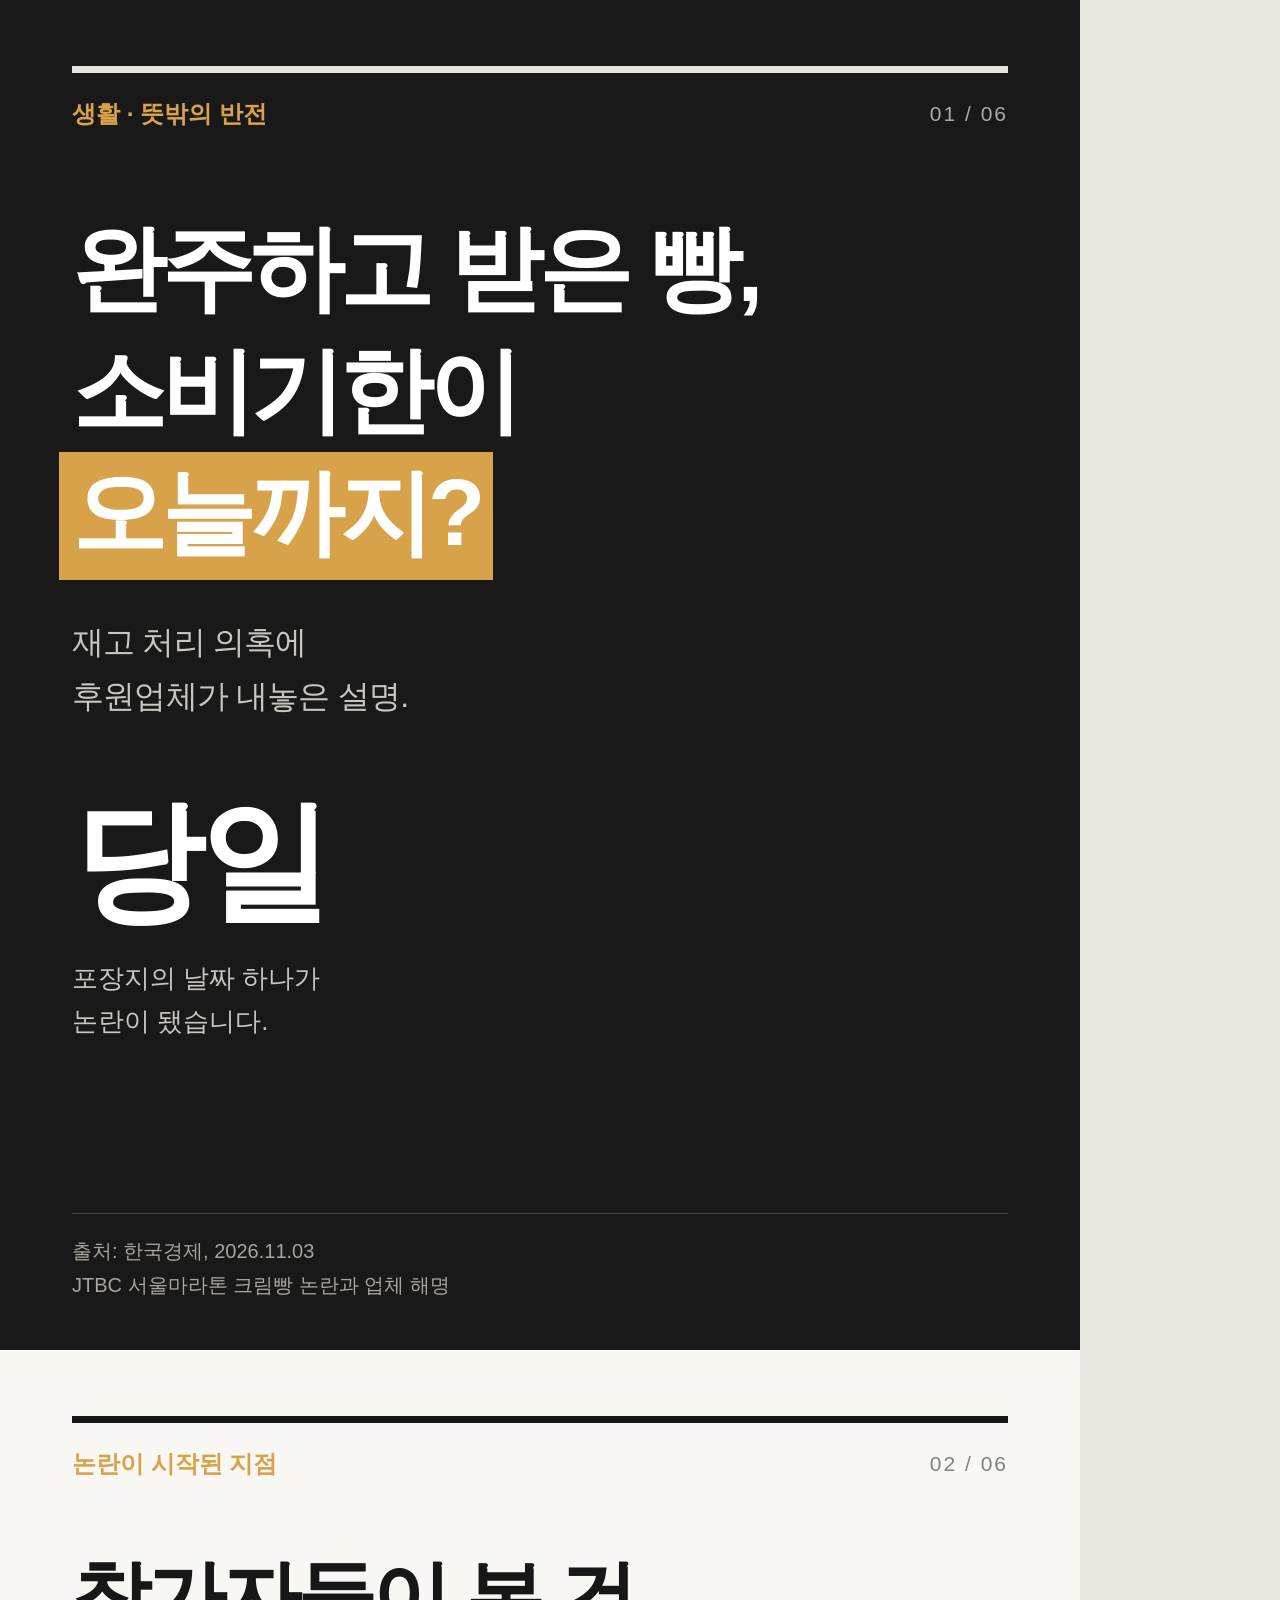
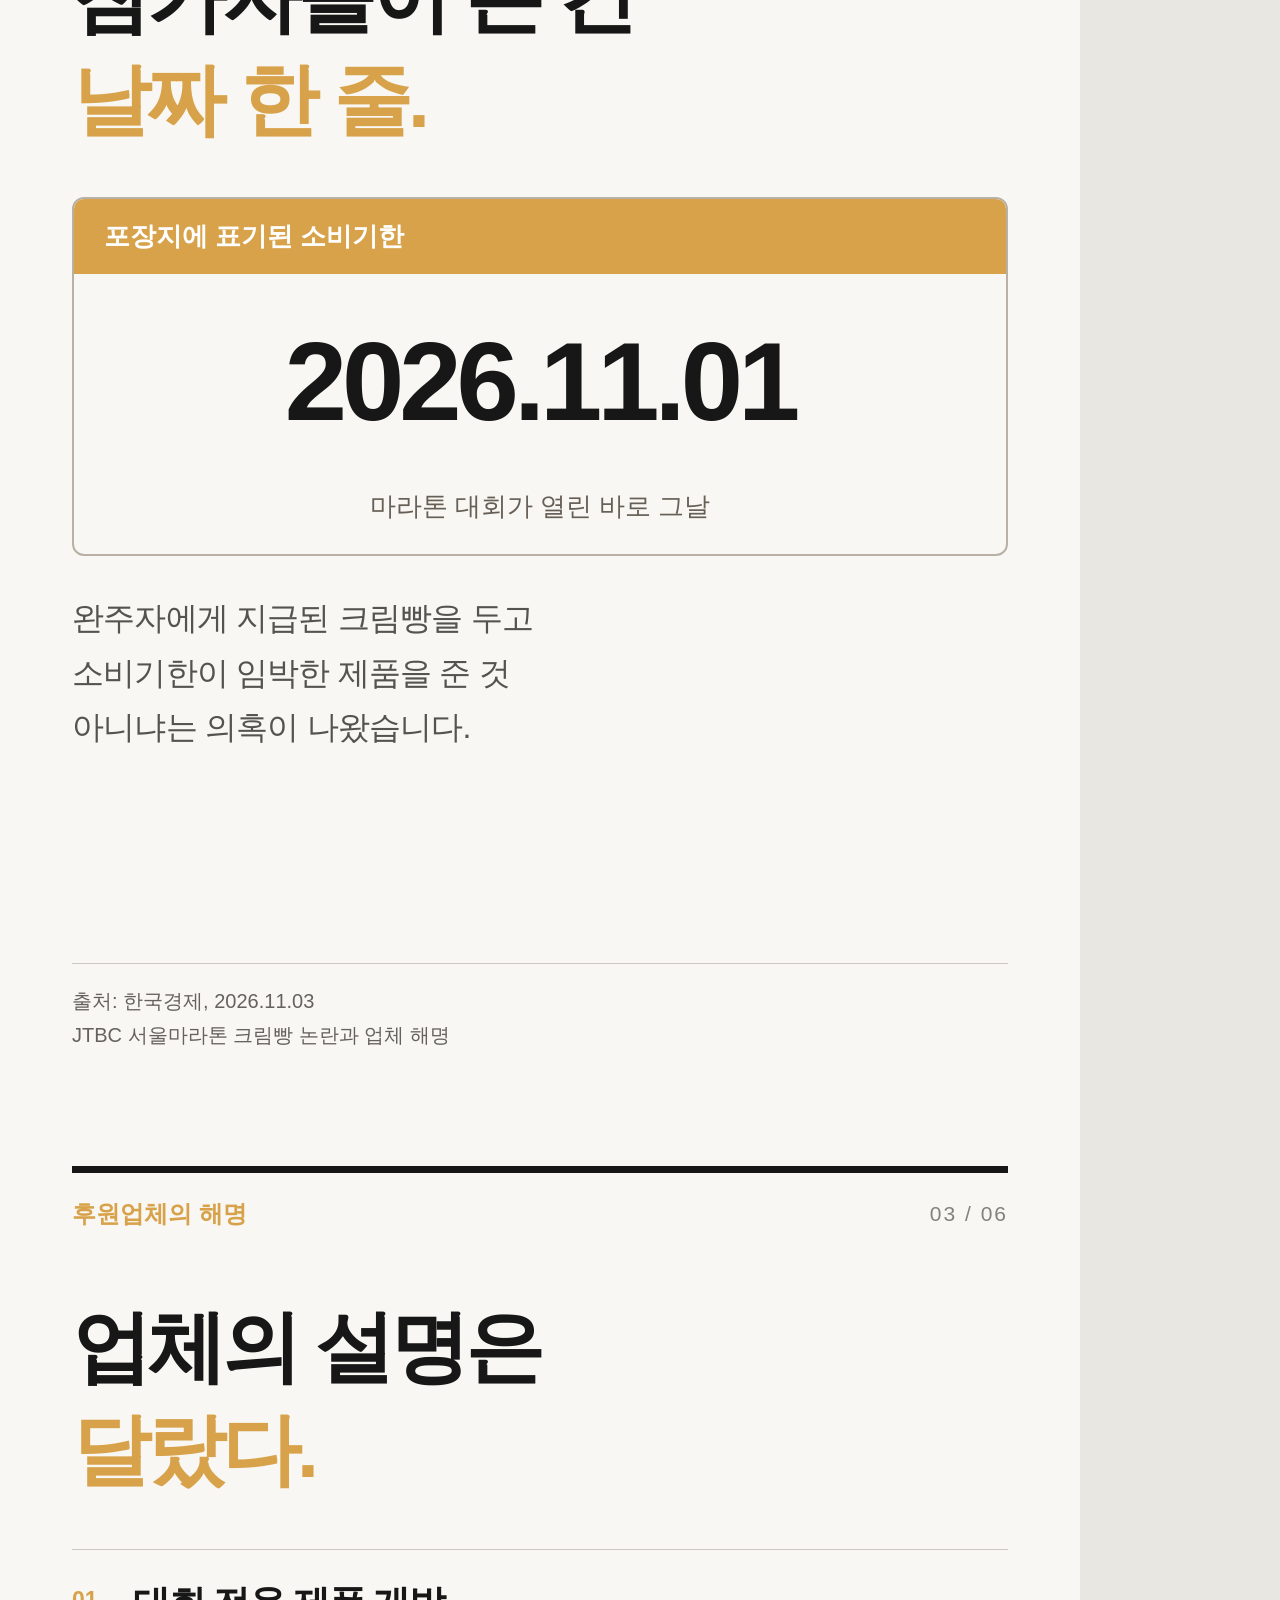
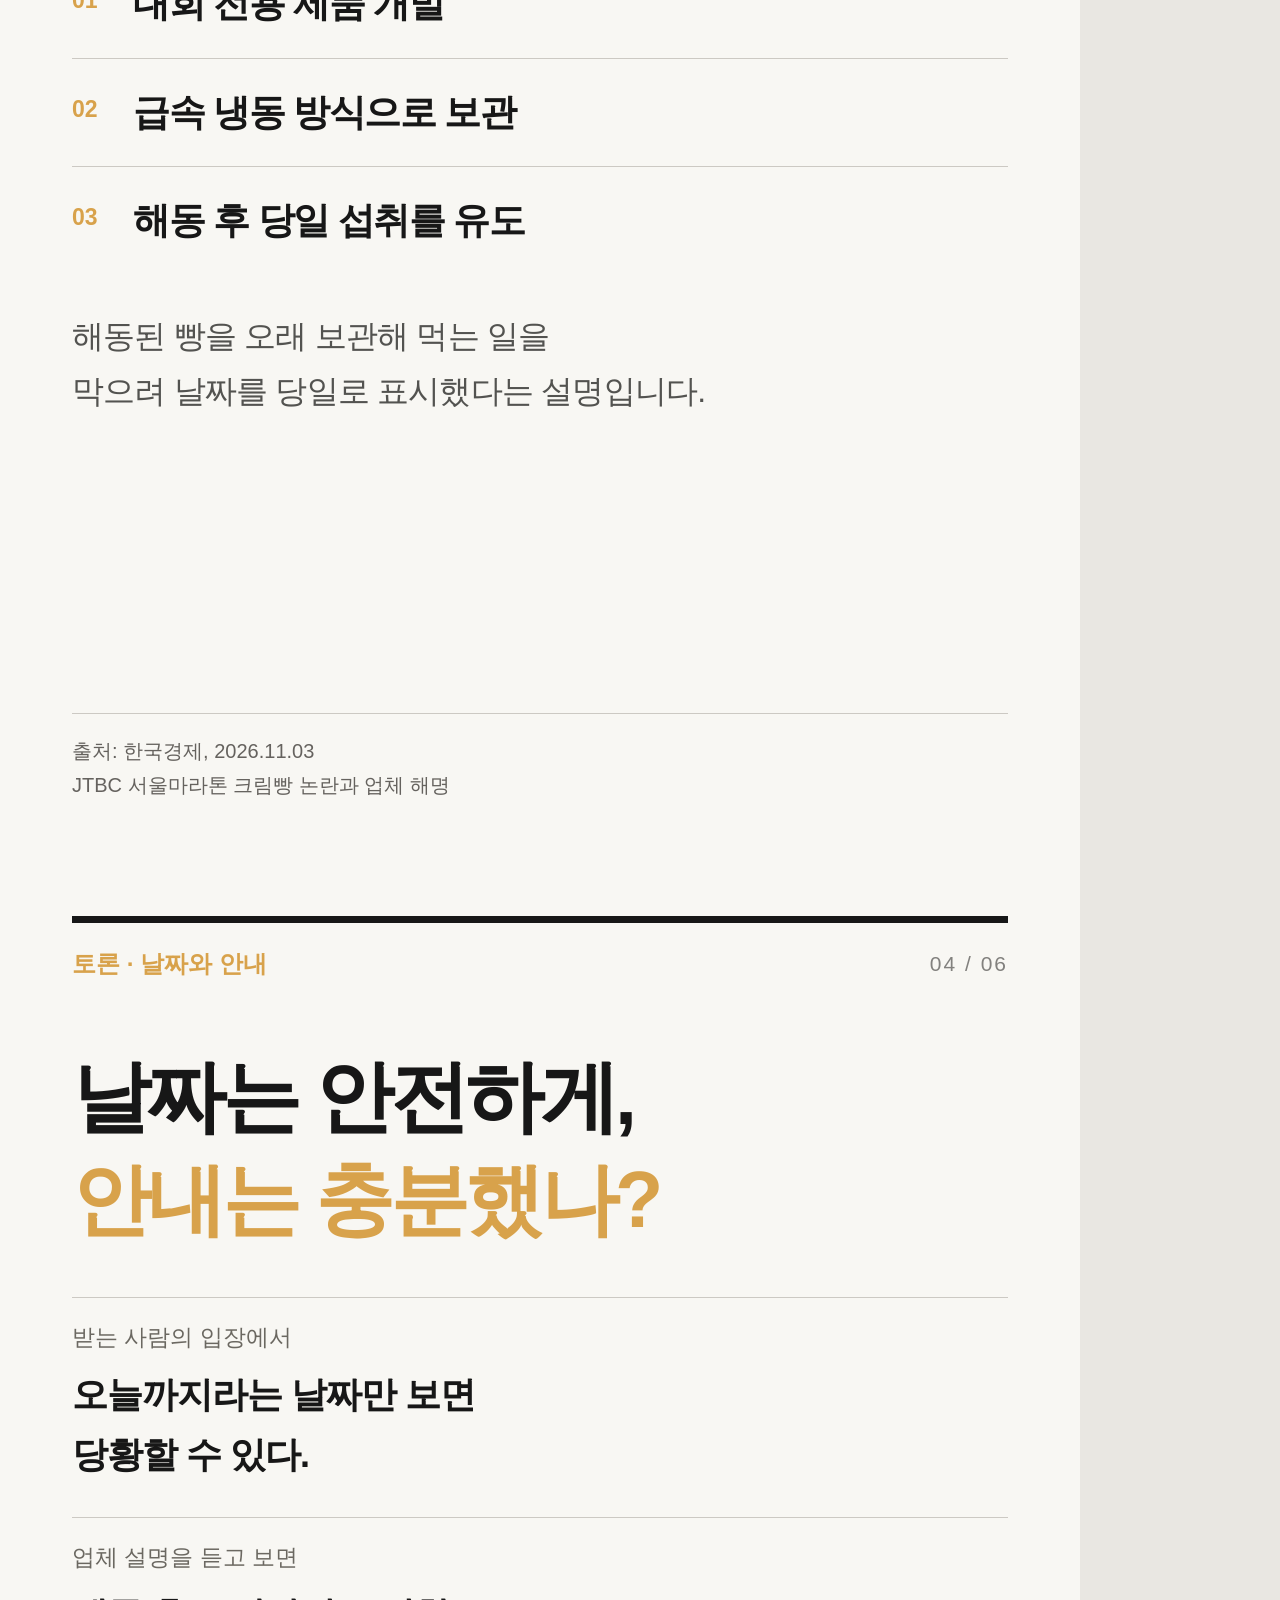
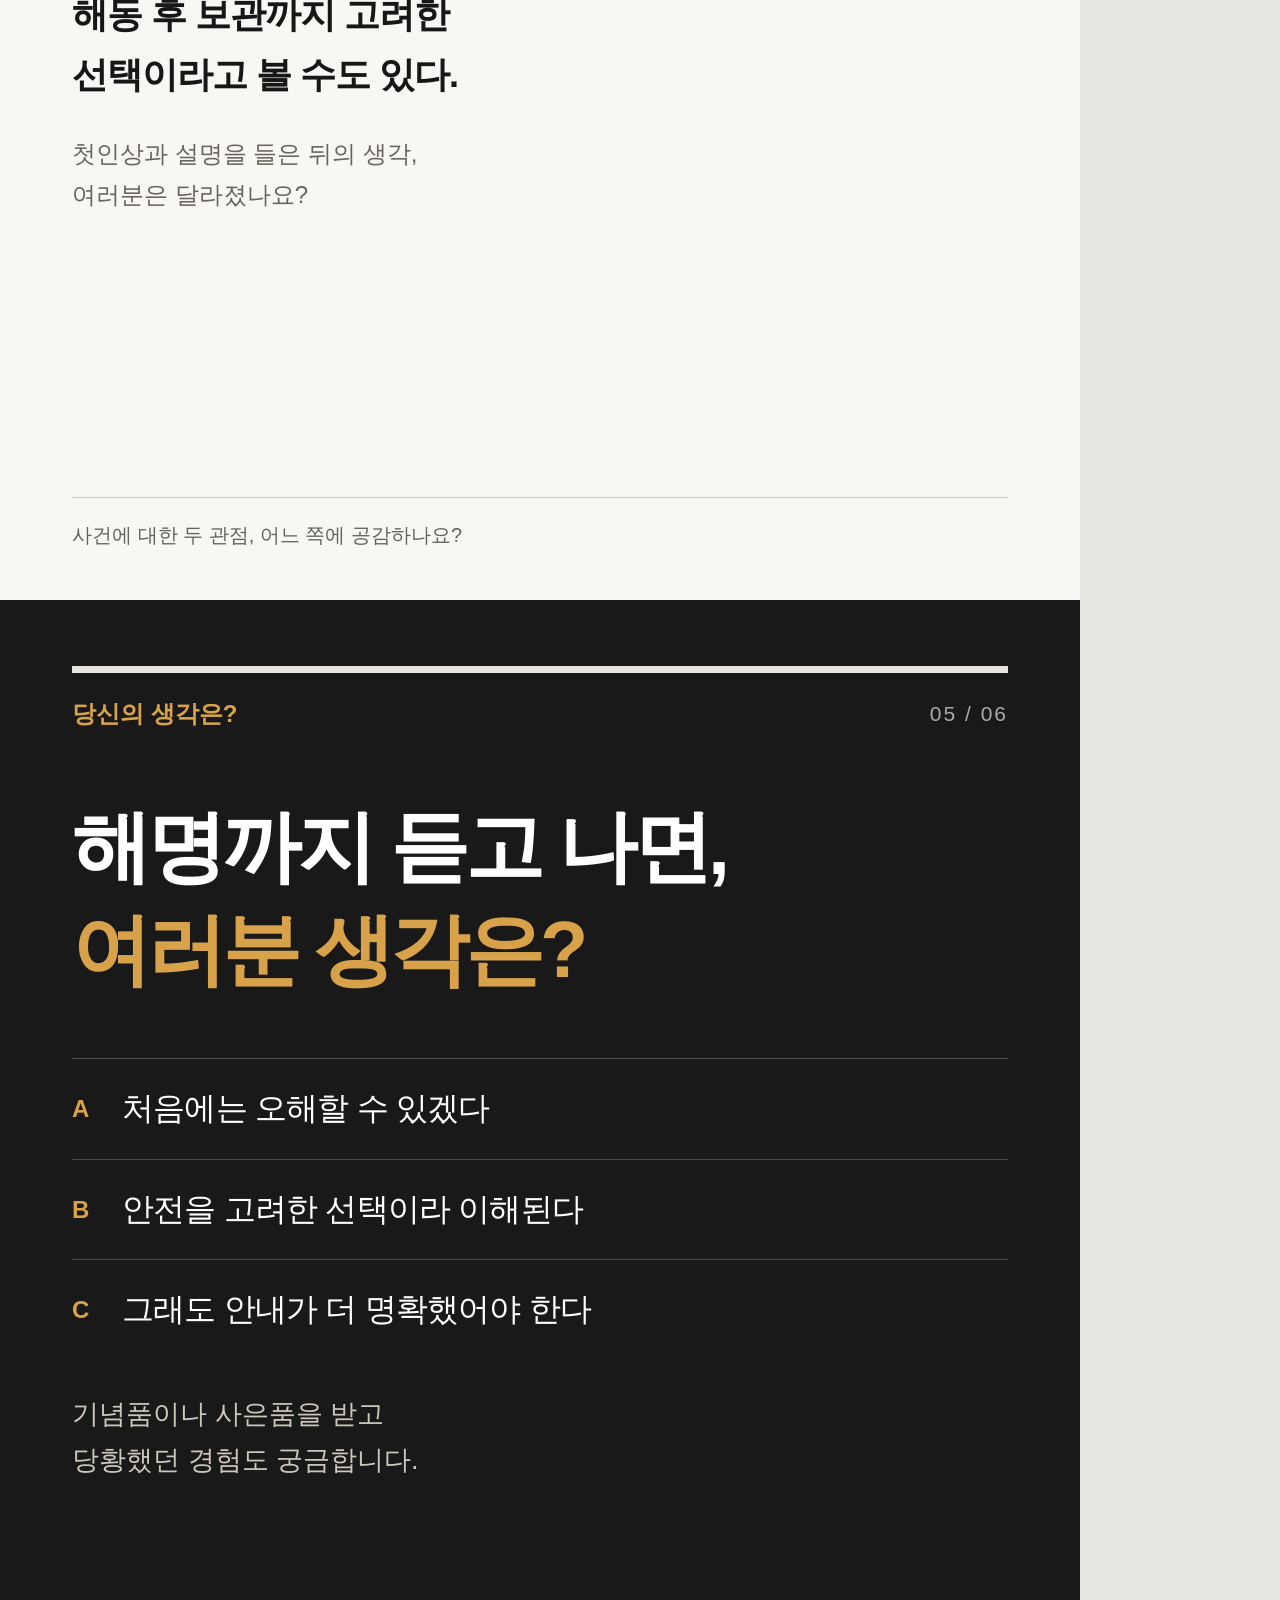
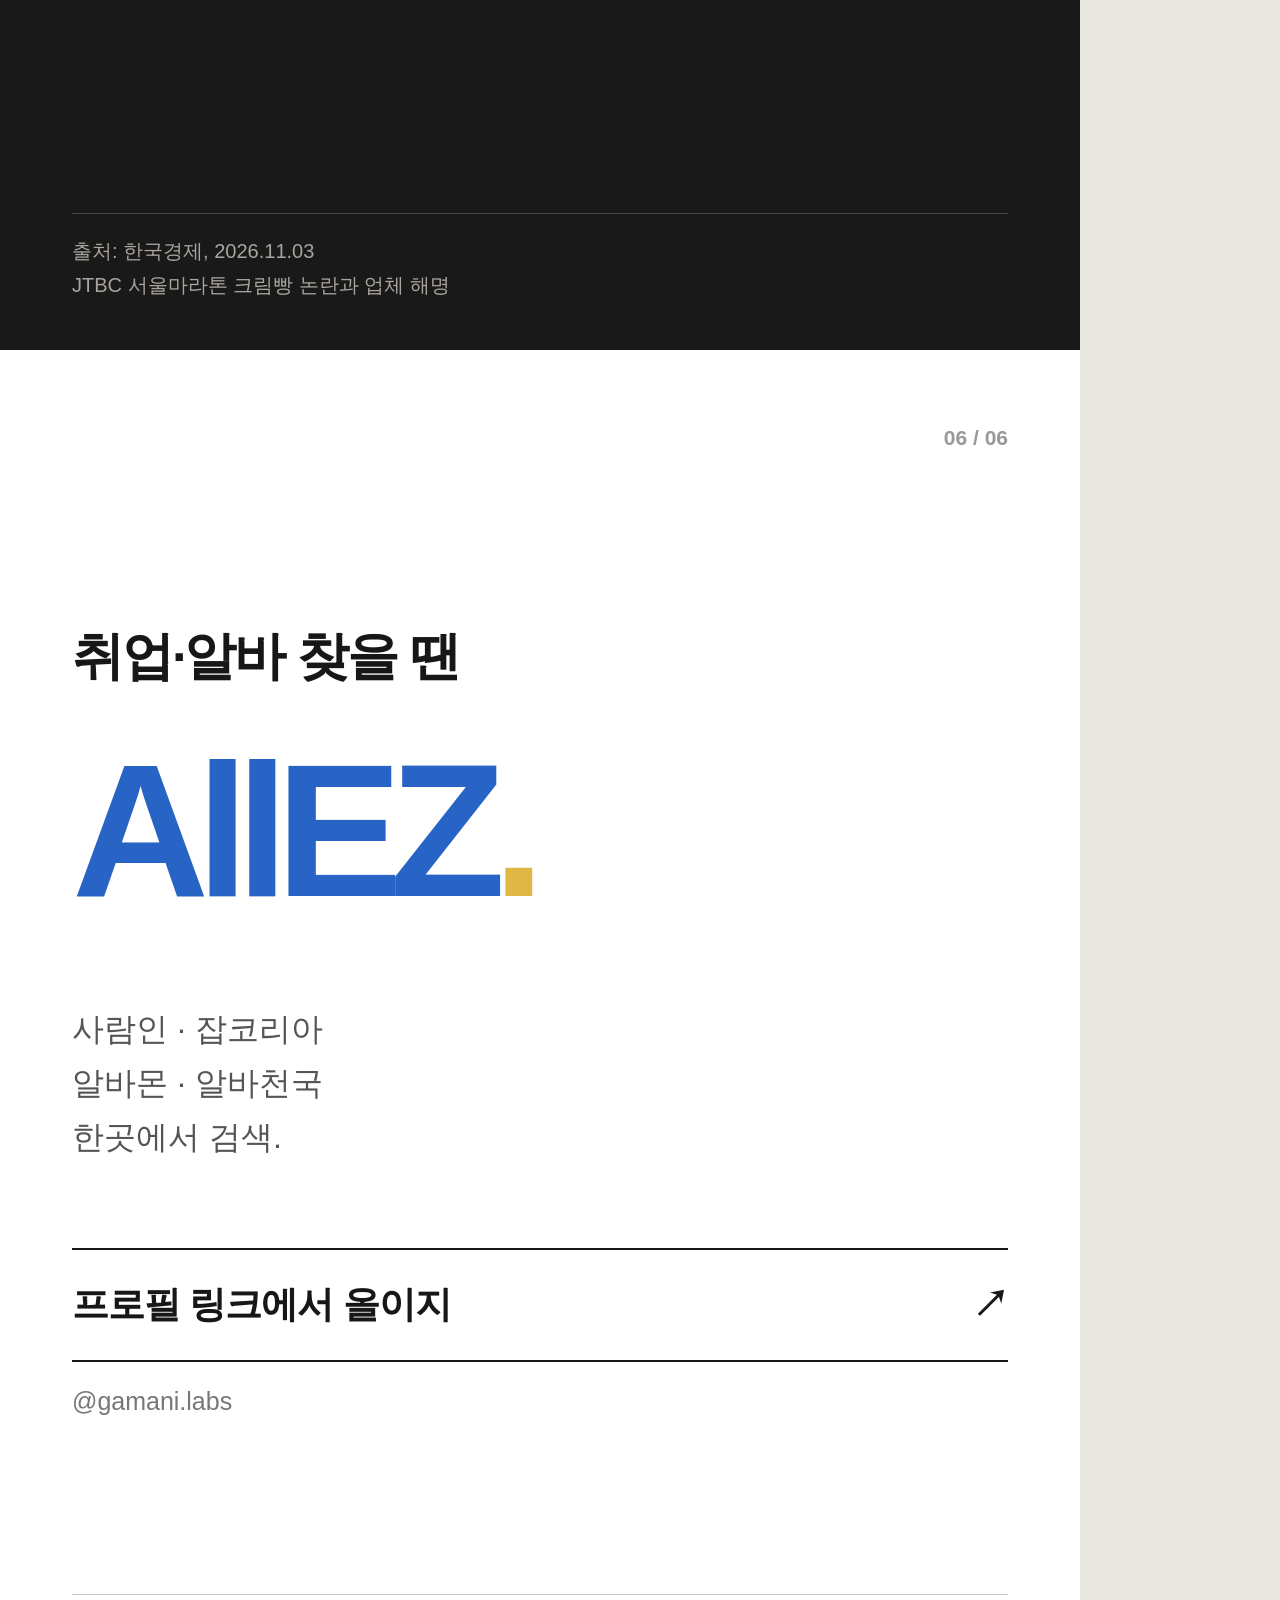
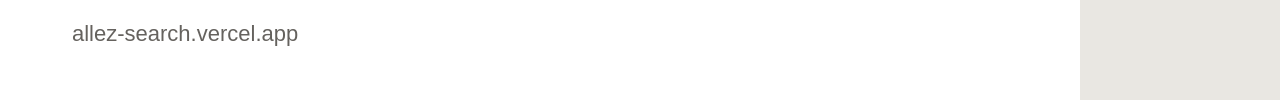
<file: marketing/instagram/news-batch-02/marathon-bread/cards.html>
<!doctype html><html lang="ko"><meta charset="utf-8"><title>완주하고 받은 빵 소비기한이 오늘까지</title><style>
*{box-sizing:border-box}body{margin:0;background:#e9e7e2;color:#171717;font-family:'Noto Sans CJK KR',sans-serif;-webkit-font-smoothing:antialiased}.card{position:relative;overflow:hidden;width:1080px;height:1350px;background:#f8f7f3;padding:66px 72px;break-after:page}.top{display:flex;justify-content:space-between;align-items:center;border-top:7px solid #171717;padding-top:25px;font-size:24px;font-weight:700}.category{color:var(--accent)}.page{font-size:21px;font-weight:400;color:#82817e;letter-spacing:2px}.content{margin-top:66px}h1,h2,p{margin:0}h1{font-size:94px;line-height:1.3;letter-spacing:-5px;font-weight:900}h2{font-size:79px;line-height:1.3;letter-spacing:-4px;font-weight:900}.accent{color:var(--accent)}.lead{font-size:32px;line-height:1.7;letter-spacing:-.8px;margin-top:35px;color:#535350}.eyebrow{font-size:25px;font-weight:700;color:var(--accent);margin-bottom:26px}.hero{font-family:Arial,'Noto Sans CJK KR',sans-serif;font-size:168px;letter-spacing:-8px;line-height:1.2;font-weight:900;margin-top:68px}.hero.medium{font-size:132px;letter-spacing:-5px}.hero small{font-family:'Noto Sans CJK KR';font-size:35px;letter-spacing:-1px;font-weight:600}.herolabel{font-size:26px;margin-top:15px;line-height:1.65;color:#6a6865}.foot{position:absolute;left:72px;right:72px;bottom:48px;border-top:1px solid #ccc9c3;padding-top:20px;color:#65625e;font-size:20px;line-height:1.7}.dark{background:#191919;color:white}.dark .top{border-color:#e7e4df}.dark .lead,.dark .herolabel{color:#c9c5c0}.dark .foot{color:#a9a49c;border-color:#ffffff33}.dark .page{color:#aaa}.cover .content{margin-top:78px}.cover .hero{margin-top:60px}.cover .highlight{display:inline-block;background:var(--accent);color:white;padding:0 13px 5px;margin-left:-13px}.items{margin-top:48px}.item{border-top:1px solid #ccc9c3;padding:25px 0;display:flex;gap:25px;align-items:flex-start}.item .num{font:700 23px Arial;color:var(--accent);min-width:36px;padding-top:12px}.item strong{font-size:37px;font-weight:800;line-height:1.55;letter-spacing:-1.4px}.item p{font-size:26px;line-height:1.7;margin-top:8px;color:#625f5b}.box{margin-top:48px;border-left:6px solid var(--accent);padding:24px 0 24px 30px;font-size:33px;font-weight:700;line-height:1.7;letter-spacing:-.8px}.note{font-size:24px;color:#68645e;line-height:1.7;margin-top:30px}.views{margin-top:46px}.view{border-top:1px solid #ccc9c3;padding-top:24px;margin-top:33px}.view label{display:block;font-size:23px;color:#6b6861;margin-bottom:12px}.view p{font-size:36px;line-height:1.65;font-weight:700;letter-spacing:-1px}.options{margin-top:57px}.option{display:flex;gap:23px;align-items:flex-start;font-size:32px;line-height:1.6;padding:24px 0;border-top:1px solid #ffffff38;letter-spacing:-.8px}.option b{color:var(--accent);font:700 24px Arial;padding-top:12px;min-width:27px}.prompt{font-size:27px;line-height:1.7;color:#ccc6bc;margin-top:33px}.stamp{border:3px solid var(--accent);padding:34px 32px;margin-top:48px}.stamp .hero{margin-top:0}.stamp p{font-size:27px;color:#65605a;margin-top:12px}.calendar{margin-top:46px;border:2px solid #b9b1a6;border-radius:12px;overflow:hidden}.calendar-top{background:var(--accent);color:#fff;padding:20px 30px;font-size:26px;font-weight:800}.calendar-date{font:800 112px Arial;text-align:center;padding:43px 0;letter-spacing:-5px}.calendar p{font-size:26px;text-align:center;padding-bottom:30px;color:#675f55}.promo{background:white}.promo .top{border:0;justify-content:flex-end;font-size:21px;color:#999;padding-top:10px}.promo .topic{font-size:52px;font-weight:700;line-height:1.55;letter-spacing:-2px;margin-top:166px}.promo .brand{font-size:190px;font-weight:900;line-height:1.2;letter-spacing:-13px;margin-top:19px;color:#2864c5}.promo .brand span{color:#deb744}.promo .body{margin-top:58px;font-size:32px;line-height:1.7;color:#555}.promo .cta{margin-top:83px;display:flex;justify-content:space-between;border-top:2px solid #171717;border-bottom:2px solid #171717;padding:30px 0;font-size:37px;font-weight:800;letter-spacing:-1px}.promo .handle{margin-top:25px;color:#777;font-size:25px}.promo .foot{font-size:22px}@media print{@page{size:1080px 1350px;margin:0}.card:last-child{break-after:auto}}
</style><body style="--accent:#d8a24b"><section class="card cover dark" id="card-1"><header class="top"><span class="category">생활 · 뜻밖의 반전</span><span class="page">01 / 06</span></header><main class="content"><h1>완주하고 받은 빵,<br>소비기한이<br><span class="highlight">오늘까지?</span></h1><p class="lead">재고 처리 의혹에<br>후원업체가 내놓은 설명.</p><p class="hero medium">당일</p><p class="herolabel">포장지의 날짜 하나가<br>논란이 됐습니다.</p></main><footer class="foot">출처: 한국경제, 2026.11.03<br>JTBC 서울마라톤 크림빵 논란과 업체 해명</footer></section><section class="card " id="card-2"><header class="top"><span class="category">논란이 시작된 지점</span><span class="page">02 / 06</span></header><main class="content"><h2>참가자들이 본 건<br><span class="accent">날짜 한 줄.</span></h2><div class="calendar"><div class="calendar-top">포장지에 표기된 소비기한</div><div class="calendar-date">2026.11.01</div><p>마라톤 대회가 열린 바로 그날</p></div><p class="lead">완주자에게 지급된 크림빵을 두고<br>소비기한이 임박한 제품을 준 것<br>아니냐는 의혹이 나왔습니다.</p></main><footer class="foot">출처: 한국경제, 2026.11.03<br>JTBC 서울마라톤 크림빵 논란과 업체 해명</footer></section><section class="card " id="card-3"><header class="top"><span class="category">후원업체의 해명</span><span class="page">03 / 06</span></header><main class="content"><h2>업체의 설명은<br><span class="accent">달랐다.</span></h2><div class="items"><div class="item"><span class="num">01</span><div><strong>대회 전용 제품 개발</strong></div></div><div class="item"><span class="num">02</span><div><strong>급속 냉동 방식으로 보관</strong></div></div><div class="item"><span class="num">03</span><div><strong>해동 후 당일 섭취를 유도</strong></div></div></div><p class="lead">해동된 빵을 오래 보관해 먹는 일을<br>막으려 날짜를 당일로 표시했다는 설명입니다.</p></main><footer class="foot">출처: 한국경제, 2026.11.03<br>JTBC 서울마라톤 크림빵 논란과 업체 해명</footer></section><section class="card " id="card-4"><header class="top"><span class="category">토론 · 날짜와 안내</span><span class="page">04 / 06</span></header><main class="content"><h2>날짜는 안전하게,<br><span class="accent">안내는 충분했나?</span></h2><div class="views"><div class="view"><label>받는 사람의 입장에서</label><p>오늘까지라는 날짜만 보면<br>당황할 수 있다.</p></div><div class="view"><label>업체 설명을 듣고 보면</label><p>해동 후 보관까지 고려한<br>선택이라고 볼 수도 있다.</p></div></div><p class="note">첫인상과 설명을 들은 뒤의 생각,<br>여러분은 달라졌나요?</p></main><footer class="foot">사건에 대한 두 관점, 어느 쪽에 공감하나요?</footer></section><section class="card dark" id="card-5"><header class="top"><span class="category">당신의 생각은?</span><span class="page">05 / 06</span></header><main class="content"><h2>해명까지 듣고 나면,<br><span class="accent">여러분 생각은?</span></h2><div class="options"><div class="option"><b>A</b><span>처음에는 오해할 수 있겠다</span></div><div class="option"><b>B</b><span>안전을 고려한 선택이라 이해된다</span></div><div class="option"><b>C</b><span>그래도 안내가 더 명확했어야 한다</span></div></div><p class="prompt">기념품이나 사은품을 받고<br>당황했던 경험도 궁금합니다.</p></main><footer class="foot">출처: 한국경제, 2026.11.03<br>JTBC 서울마라톤 크림빵 논란과 업체 해명</footer></section><section class="card promo" id="card-6"><header class="top">06 / 06</header><p class="topic">취업·알바 찾을 땐</p><p class="brand">AllEZ<span>.</span></p><p class="body">사람인 · 잡코리아<br>알바몬 · 알바천국<br>한곳에서 검색.</p><div class="cta"><span>프로필 링크에서 올이지</span><span>↗</span></div><p class="handle">@gamani.labs</p><footer class="foot">allez-search.vercel.app</footer></section></body></html>
</file>
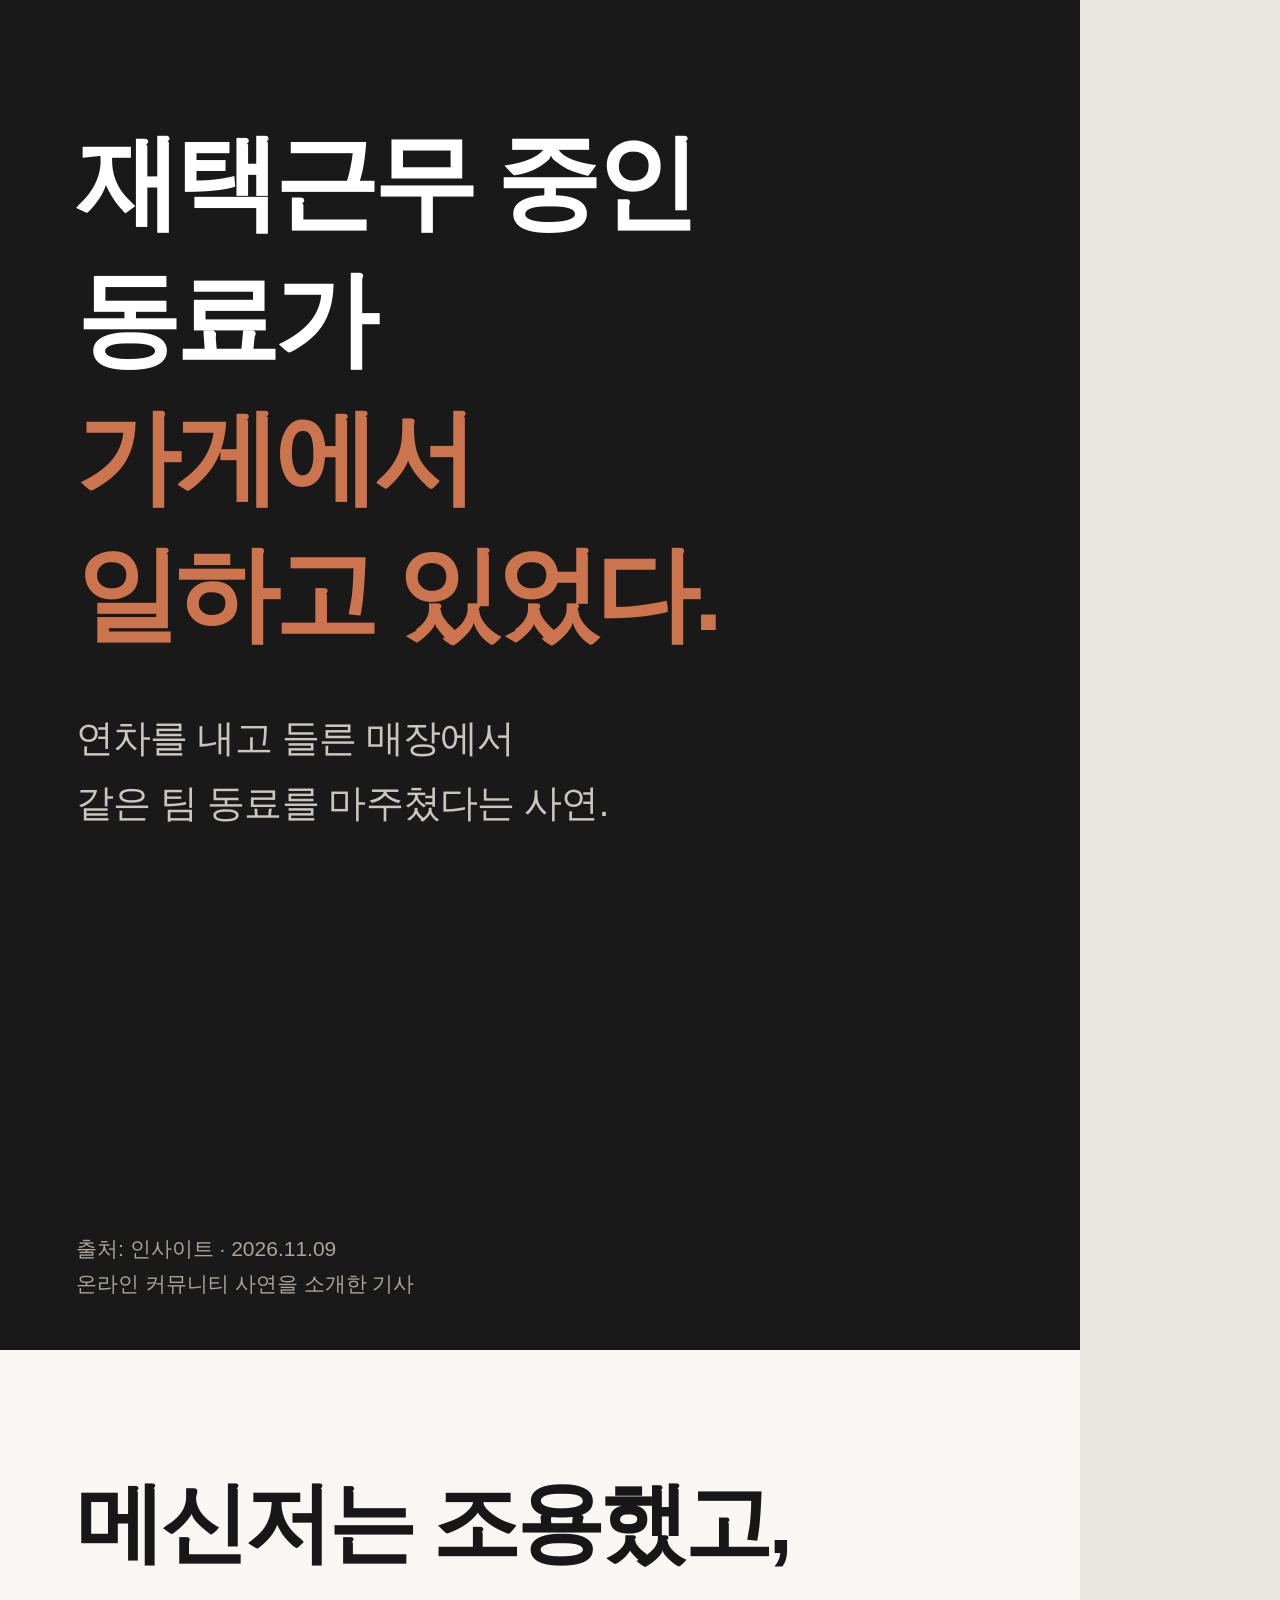
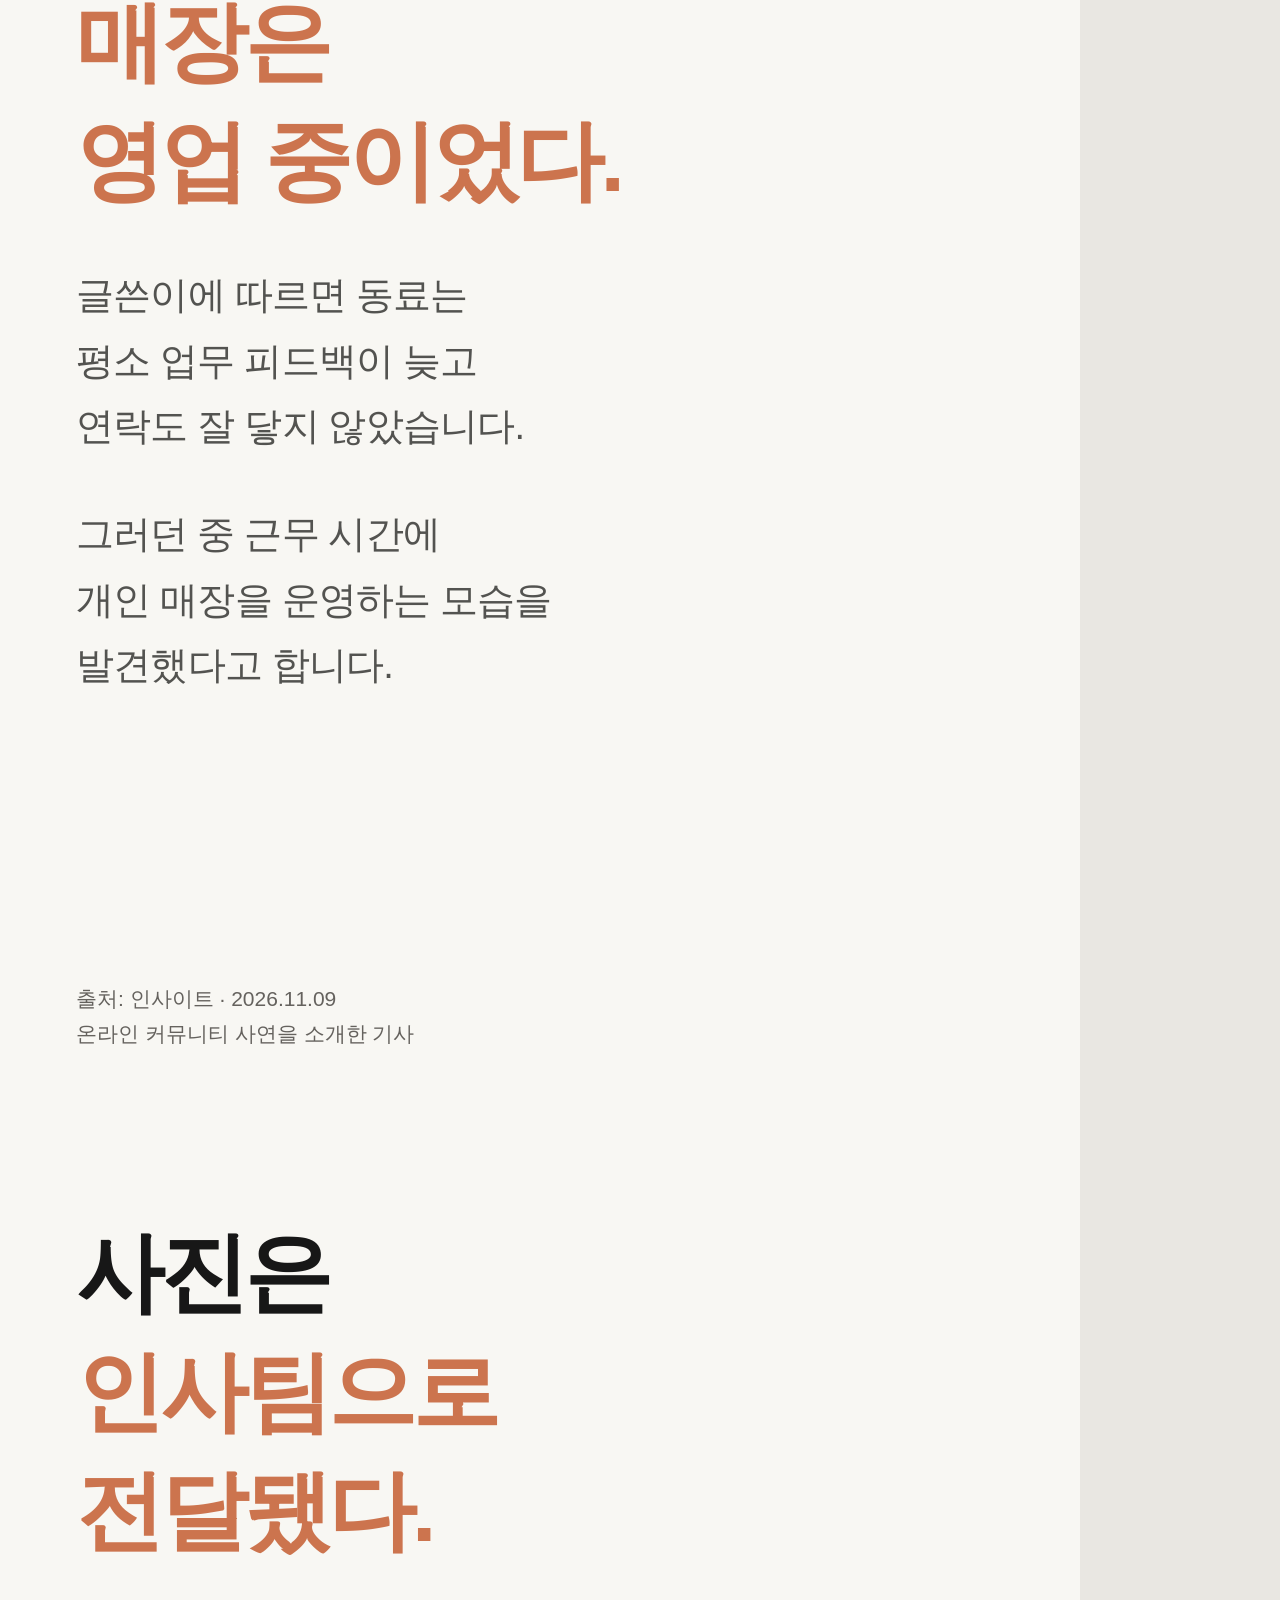
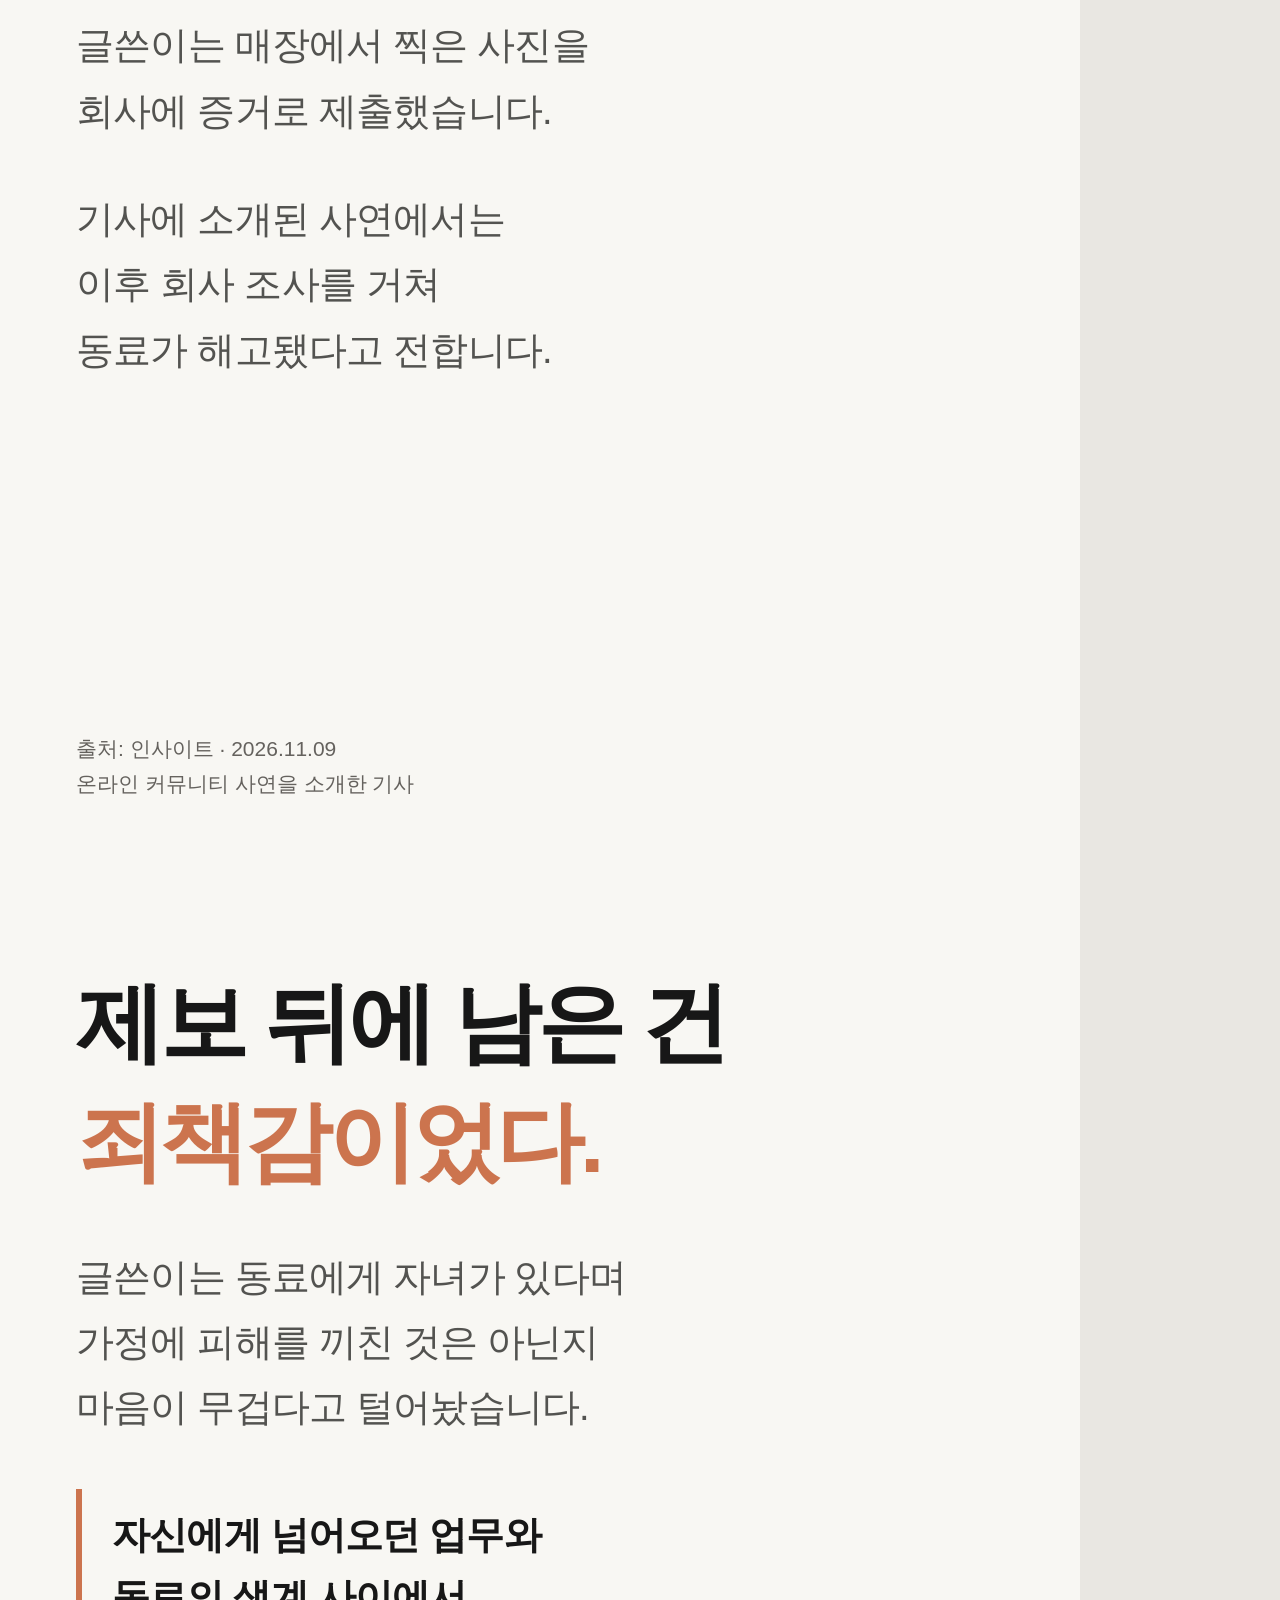
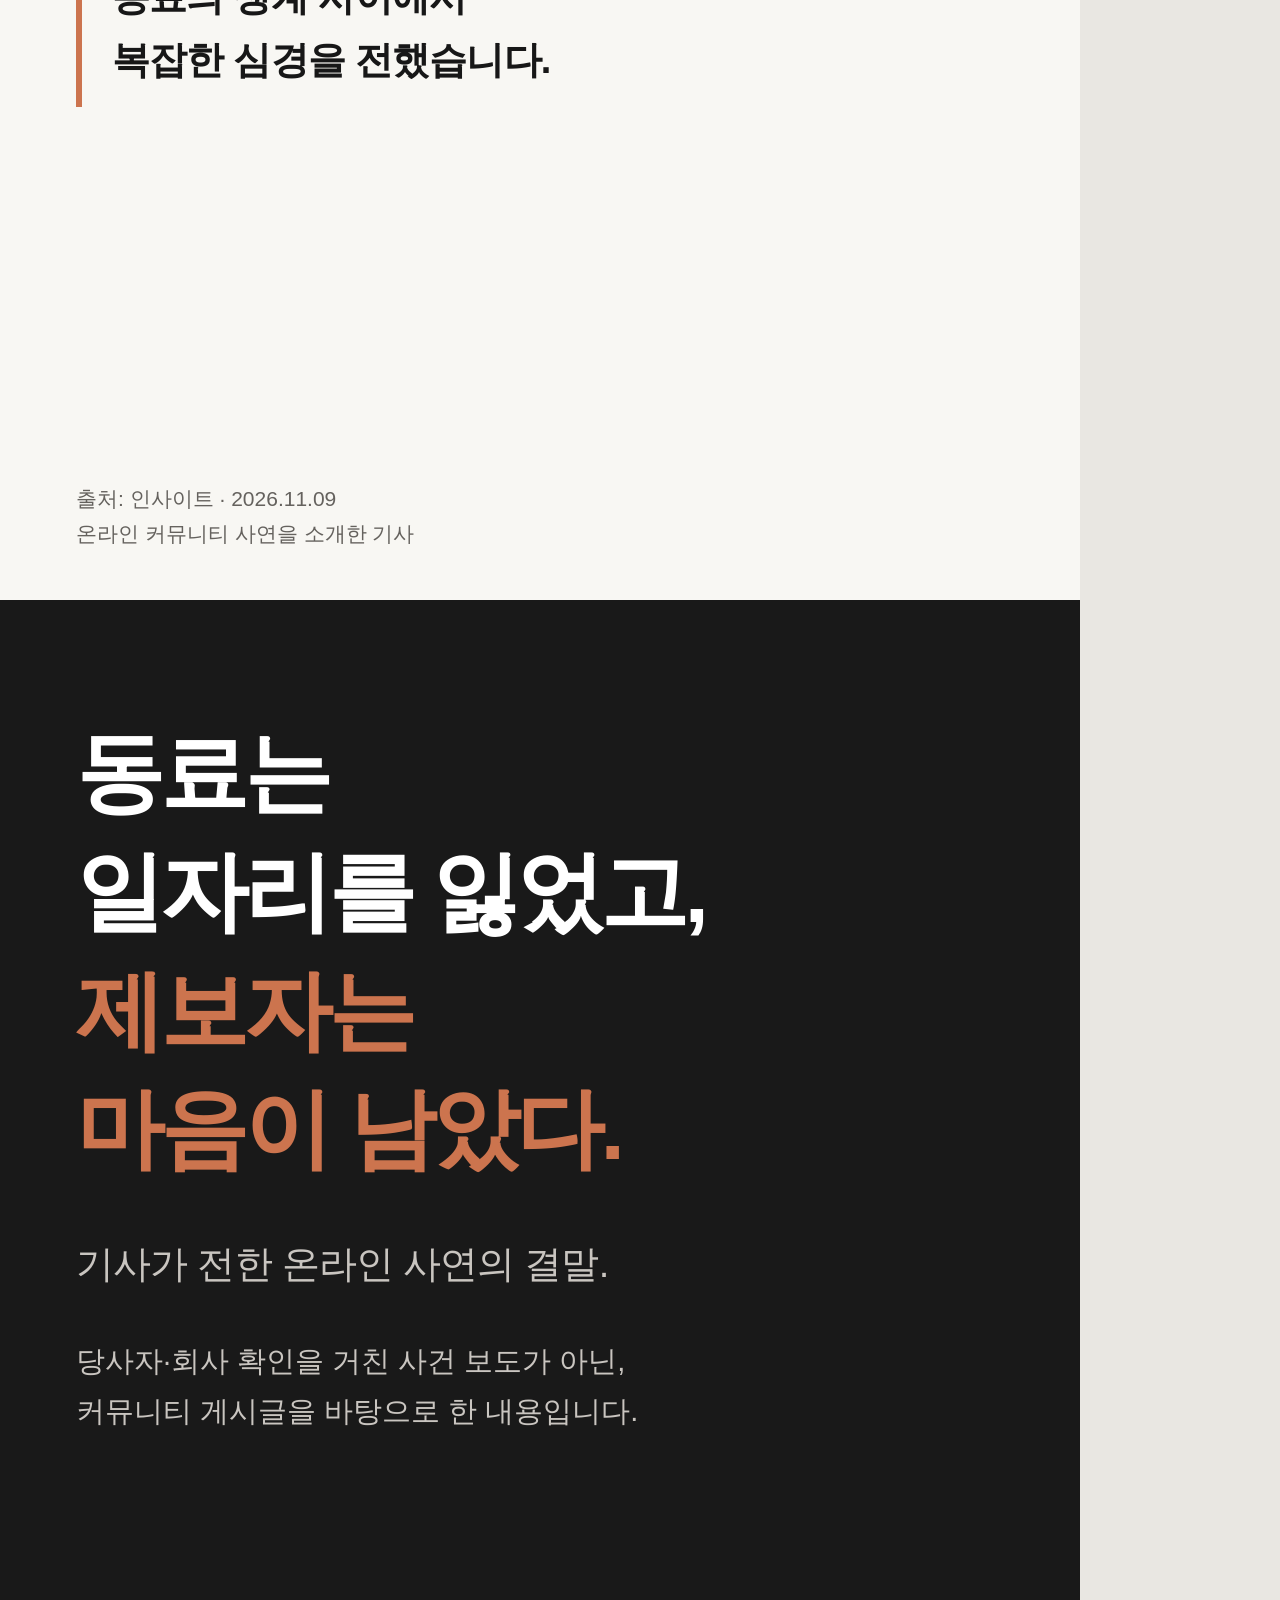
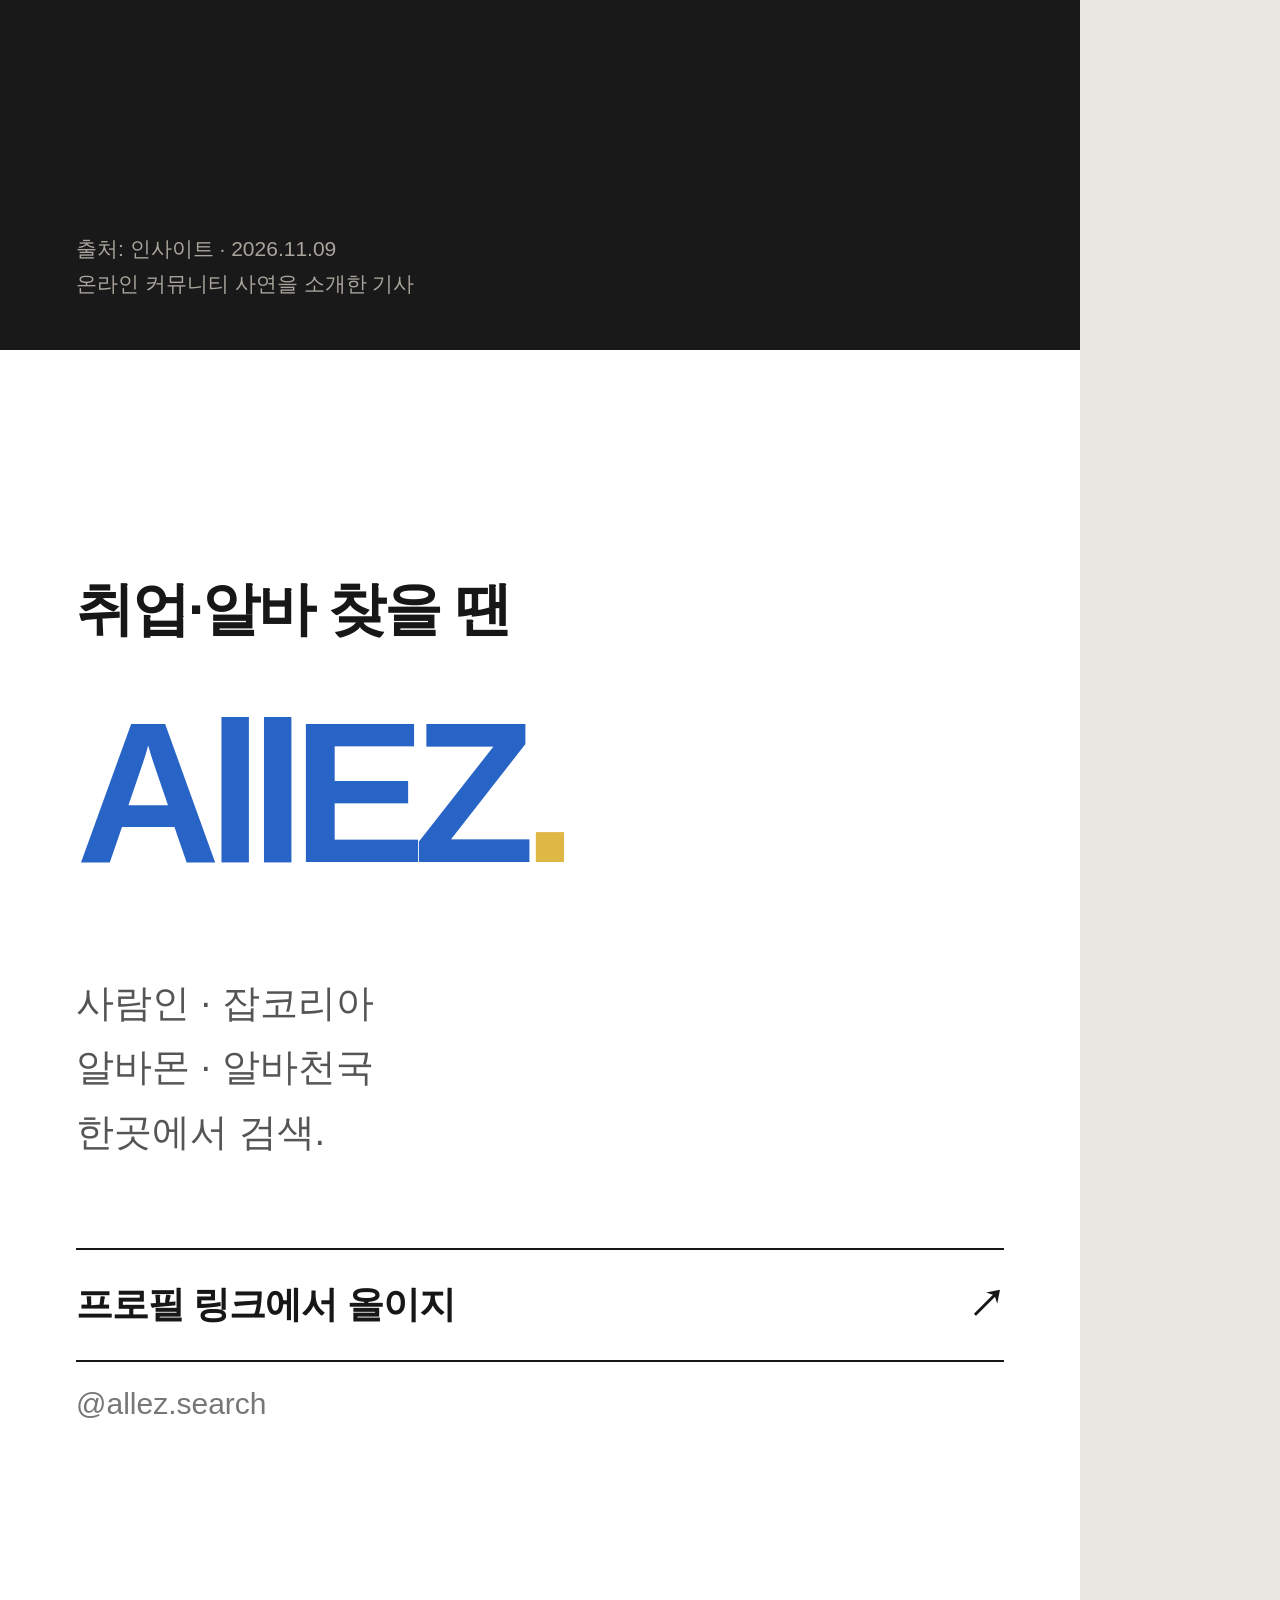
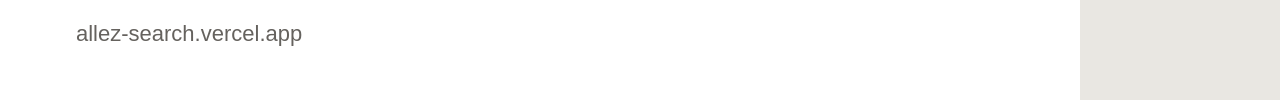
<file: marketing/instagram/news-batch-03/remote-work/cards.html>
<!doctype html><html lang="ko"><meta charset="utf-8"><title>재택근무 중인 동료가 가게에서 일하고 있었다</title><style>
*{box-sizing:border-box}body{margin:0;background:#e9e7e2;color:#171717;font-family:'Noto Sans CJK KR',sans-serif;-webkit-font-smoothing:antialiased}.card{position:relative;overflow:hidden;width:1080px;height:1350px;background:#f8f7f3;padding:66px 72px;break-after:page}.top{display:flex;justify-content:space-between;align-items:center;border-top:7px solid #171717;padding-top:25px;font-size:24px;font-weight:700}.category{color:var(--accent)}.page{font-size:21px;font-weight:400;color:#82817e;letter-spacing:2px}.content{margin-top:66px}h1,h2,p{margin:0}h1{font-size:94px;line-height:1.3;letter-spacing:-5px;font-weight:900}h2{font-size:79px;line-height:1.3;letter-spacing:-4px;font-weight:900}.accent{color:var(--accent)}.lead{font-size:32px;line-height:1.7;letter-spacing:-.8px;margin-top:35px;color:#535350}.eyebrow{font-size:25px;font-weight:700;color:var(--accent);margin-bottom:26px}.hero{font-family:Arial,'Noto Sans CJK KR',sans-serif;font-size:168px;letter-spacing:-8px;line-height:1.2;font-weight:900;margin-top:68px}.hero.medium{font-size:132px;letter-spacing:-5px}.hero small{font-family:'Noto Sans CJK KR';font-size:35px;letter-spacing:-1px;font-weight:600}.herolabel{font-size:26px;margin-top:15px;line-height:1.65;color:#6a6865}.foot{position:absolute;left:72px;right:72px;bottom:48px;border-top:1px solid #ccc9c3;padding-top:20px;color:#65625e;font-size:20px;line-height:1.7}.dark{background:#191919;color:white}.dark .top{border-color:#e7e4df}.dark .lead,.dark .herolabel{color:#c9c5c0}.dark .foot{color:#a9a49c;border-color:#ffffff33}.dark .page{color:#aaa}.cover .content{margin-top:78px}.cover .hero{margin-top:60px}.cover .highlight{display:inline-block;background:var(--accent);color:white;padding:0 13px 5px;margin-left:-13px}.items{margin-top:48px}.item{border-top:1px solid #ccc9c3;padding:25px 0;display:flex;gap:25px;align-items:flex-start}.item .num{font:700 23px Arial;color:var(--accent);min-width:36px;padding-top:12px}.item strong{font-size:37px;font-weight:800;line-height:1.55;letter-spacing:-1.4px}.item p{font-size:26px;line-height:1.7;margin-top:8px;color:#625f5b}.box{margin-top:48px;border-left:6px solid var(--accent);padding:24px 0 24px 30px;font-size:33px;font-weight:700;line-height:1.7;letter-spacing:-.8px}.note{font-size:24px;color:#68645e;line-height:1.7;margin-top:30px}.views{margin-top:46px}.view{border-top:1px solid #ccc9c3;padding-top:24px;margin-top:33px}.view label{display:block;font-size:23px;color:#6b6861;margin-bottom:12px}.view p{font-size:36px;line-height:1.65;font-weight:700;letter-spacing:-1px}.options{margin-top:57px}.option{display:flex;gap:23px;align-items:flex-start;font-size:32px;line-height:1.6;padding:24px 0;border-top:1px solid #ffffff38;letter-spacing:-.8px}.option b{color:var(--accent);font:700 24px Arial;padding-top:12px;min-width:27px}.prompt{font-size:27px;line-height:1.7;color:#ccc6bc;margin-top:33px}.stamp{border:3px solid var(--accent);padding:34px 32px;margin-top:48px}.stamp .hero{margin-top:0}.stamp p{font-size:27px;color:#65605a;margin-top:12px}.calendar{margin-top:46px;border:2px solid #b9b1a6;border-radius:12px;overflow:hidden}.calendar-top{background:var(--accent);color:#fff;padding:20px 30px;font-size:26px;font-weight:800}.calendar-date{font:800 112px Arial;text-align:center;padding:43px 0;letter-spacing:-5px}.calendar p{font-size:26px;text-align:center;padding-bottom:30px;color:#675f55}.promo{background:white}.promo .top{border:0;justify-content:flex-end;font-size:21px;color:#999;padding-top:10px}.promo .topic{font-size:52px;font-weight:700;line-height:1.55;letter-spacing:-2px;margin-top:166px}.promo .brand{font-size:190px;font-weight:900;line-height:1.2;letter-spacing:-13px;margin-top:19px;color:#2864c5}.promo .brand span{color:#deb744}.promo .body{margin-top:58px;font-size:32px;line-height:1.7;color:#555}.promo .cta{margin-top:83px;display:flex;justify-content:space-between;border-top:2px solid #171717;border-bottom:2px solid #171717;padding:30px 0;font-size:37px;font-weight:800;letter-spacing:-1px}.promo .handle{margin-top:25px;color:#777;font-size:25px}.promo .foot{font-size:22px}@media print{@page{size:1080px 1350px;margin:0}.card:last-child{break-after:auto}}

.top{display:none}.card{padding:84px 76px}.content,.cover .content{margin-top:30px}h1{font-size:104px;line-height:1.32;letter-spacing:-5px}h2{font-size:88px;line-height:1.35;letter-spacing:-4px}.lead{font-size:38px;line-height:1.72;margin-top:43px}.hero{font-size:184px;margin-top:65px}.hero.medium{font-size:146px}.herolabel{font-size:31px;line-height:1.7;margin-top:24px}.foot{left:76px;right:76px;border:0;font-size:21px;bottom:48px}.box{font-size:38px;line-height:1.65;margin-top:48px;padding-top:15px;padding-bottom:15px}.note{font-size:29px;line-height:1.75;margin-top:38px}.statement{margin-top:85px;font-size:47px;line-height:1.65;letter-spacing:-1.5px;font-weight:700}.dark .note{color:#c9c5c0}.promo .topic{font-size:58px;margin-top:130px}.promo .body{font-size:38px}.promo .handle{font-size:30px}.promo .brand{font-size:200px}.promo .cta{font-size:37px}
</style><body style="--accent:#cc744e"><section class="card cover dark" id="card-1"><main class="content"><h1>재택근무 중인<br>동료가<br><span class="accent">가게에서<br>일하고 있었다.</span></h1><p class="lead">연차를 내고 들른 매장에서<br>같은 팀 동료를 마주쳤다는 사연.</p></main><footer class="foot">출처: 인사이트 · 2026.11.09<br>온라인 커뮤니티 사연을 소개한 기사</footer></section><section class="card " id="card-2"><main class="content"><h2>메신저는 조용했고,<br><span class="accent">매장은<br>영업 중이었다.</span></h2><p class="lead">글쓴이에 따르면 동료는<br>평소 업무 피드백이 늦고<br>연락도 잘 닿지 않았습니다.</p><p class="lead">그러던 중 근무 시간에<br>개인 매장을 운영하는 모습을<br>발견했다고 합니다.</p></main><footer class="foot">출처: 인사이트 · 2026.11.09<br>온라인 커뮤니티 사연을 소개한 기사</footer></section><section class="card " id="card-3"><main class="content"><h2>사진은<br><span class="accent">인사팀으로<br>전달됐다.</span></h2><p class="lead">글쓴이는 매장에서 찍은 사진을<br>회사에 증거로 제출했습니다.</p><p class="lead">기사에 소개된 사연에서는<br>이후 회사 조사를 거쳐<br>동료가 해고됐다고 전합니다.</p></main><footer class="foot">출처: 인사이트 · 2026.11.09<br>온라인 커뮤니티 사연을 소개한 기사</footer></section><section class="card " id="card-4"><main class="content"><h2>제보 뒤에 남은 건<br><span class="accent">죄책감이었다.</span></h2><p class="lead">글쓴이는 동료에게 자녀가 있다며<br>가정에 피해를 끼친 것은 아닌지<br>마음이 무겁다고 털어놨습니다.</p><div class="box">자신에게 넘어오던 업무와<br>동료의 생계 사이에서<br>복잡한 심경을 전했습니다.</div></main><footer class="foot">출처: 인사이트 · 2026.11.09<br>온라인 커뮤니티 사연을 소개한 기사</footer></section><section class="card dark" id="card-5"><main class="content"><h2>동료는<br>일자리를 잃었고,<br><span class="accent">제보자는<br>마음이 남았다.</span></h2><p class="lead">기사가 전한 온라인 사연의 결말.</p><p class="note">당사자·회사 확인을 거친 사건 보도가 아닌,<br>커뮤니티 게시글을 바탕으로 한 내용입니다.</p></main><footer class="foot">출처: 인사이트 · 2026.11.09<br>온라인 커뮤니티 사연을 소개한 기사</footer></section><section class="card promo" id="card-6"><p class="topic">취업·알바 찾을 땐</p><p class="brand">AllEZ<span>.</span></p><p class="body">사람인 · 잡코리아<br>알바몬 · 알바천국<br>한곳에서 검색.</p><div class="cta"><span>프로필 링크에서 올이지</span><span>↗</span></div><p class="handle">@allez.search</p><footer class="foot">allez-search.vercel.app</footer></section></body></html>
</file>
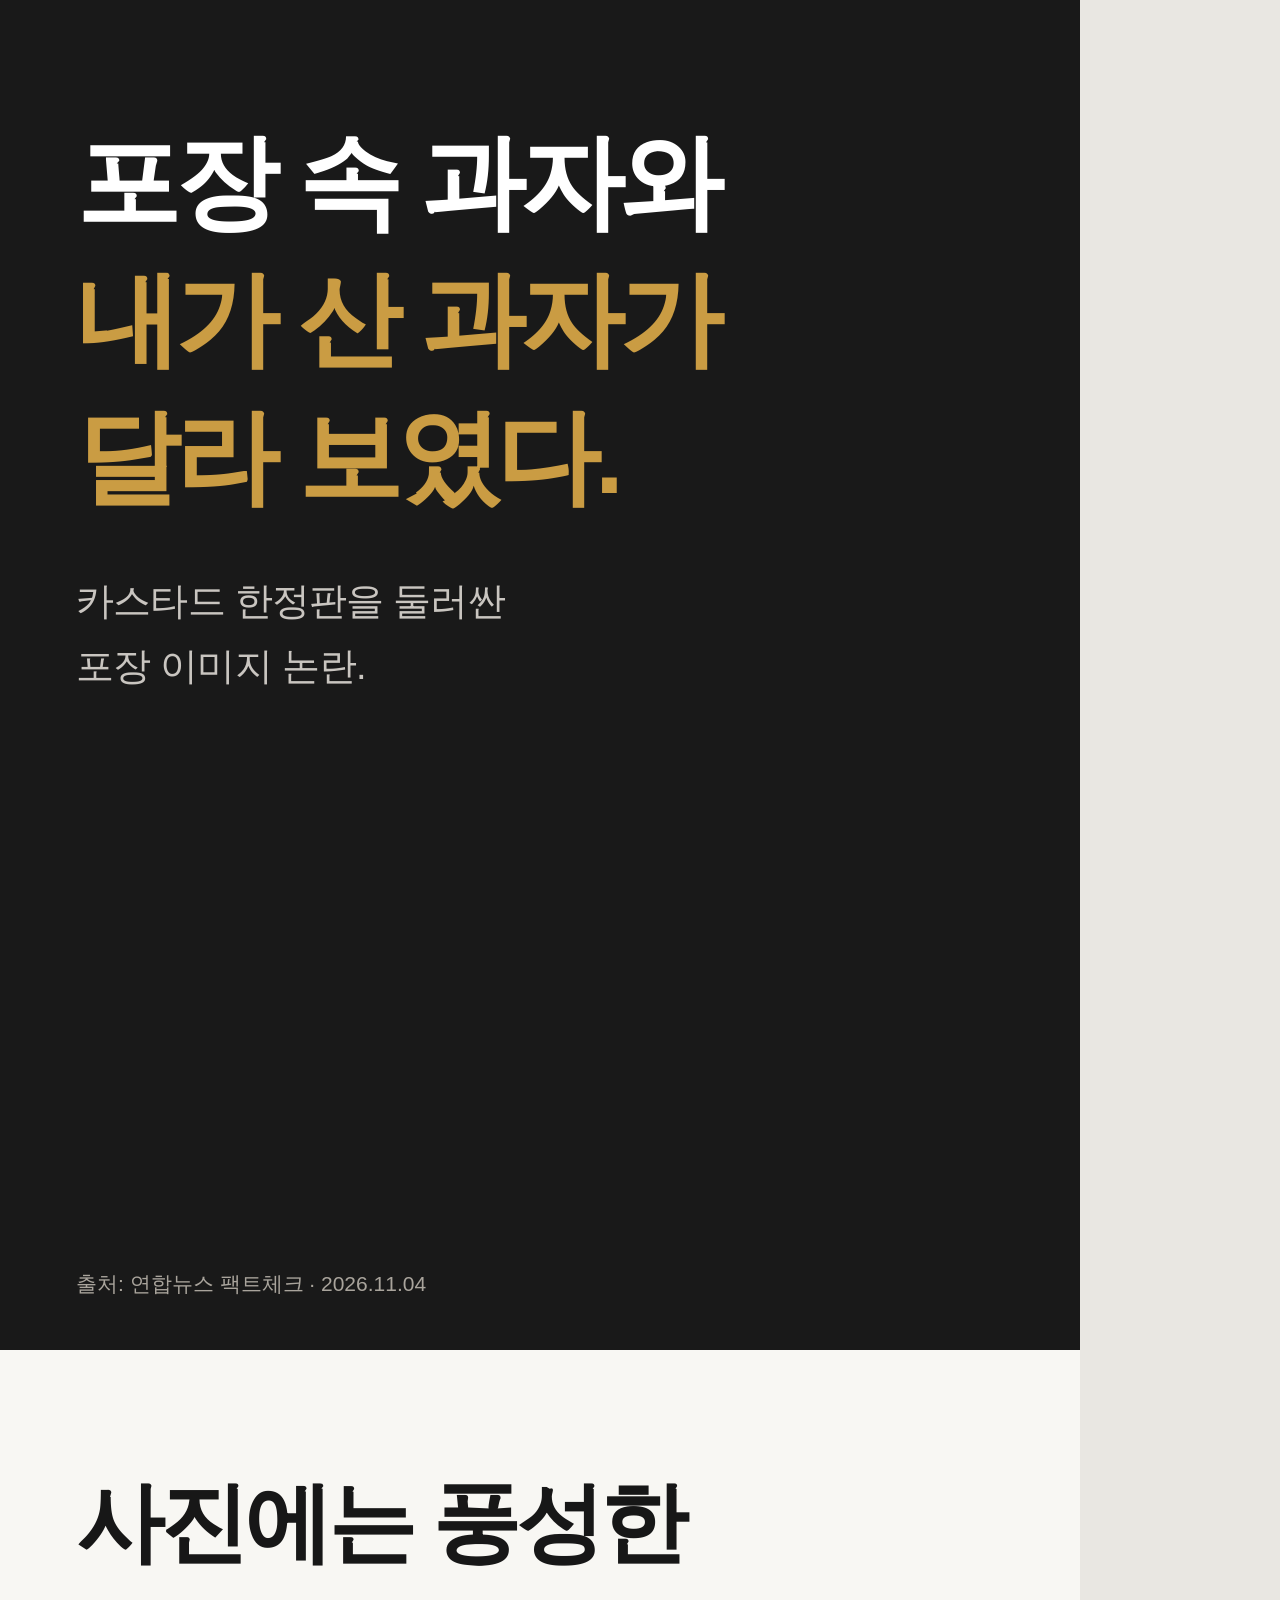
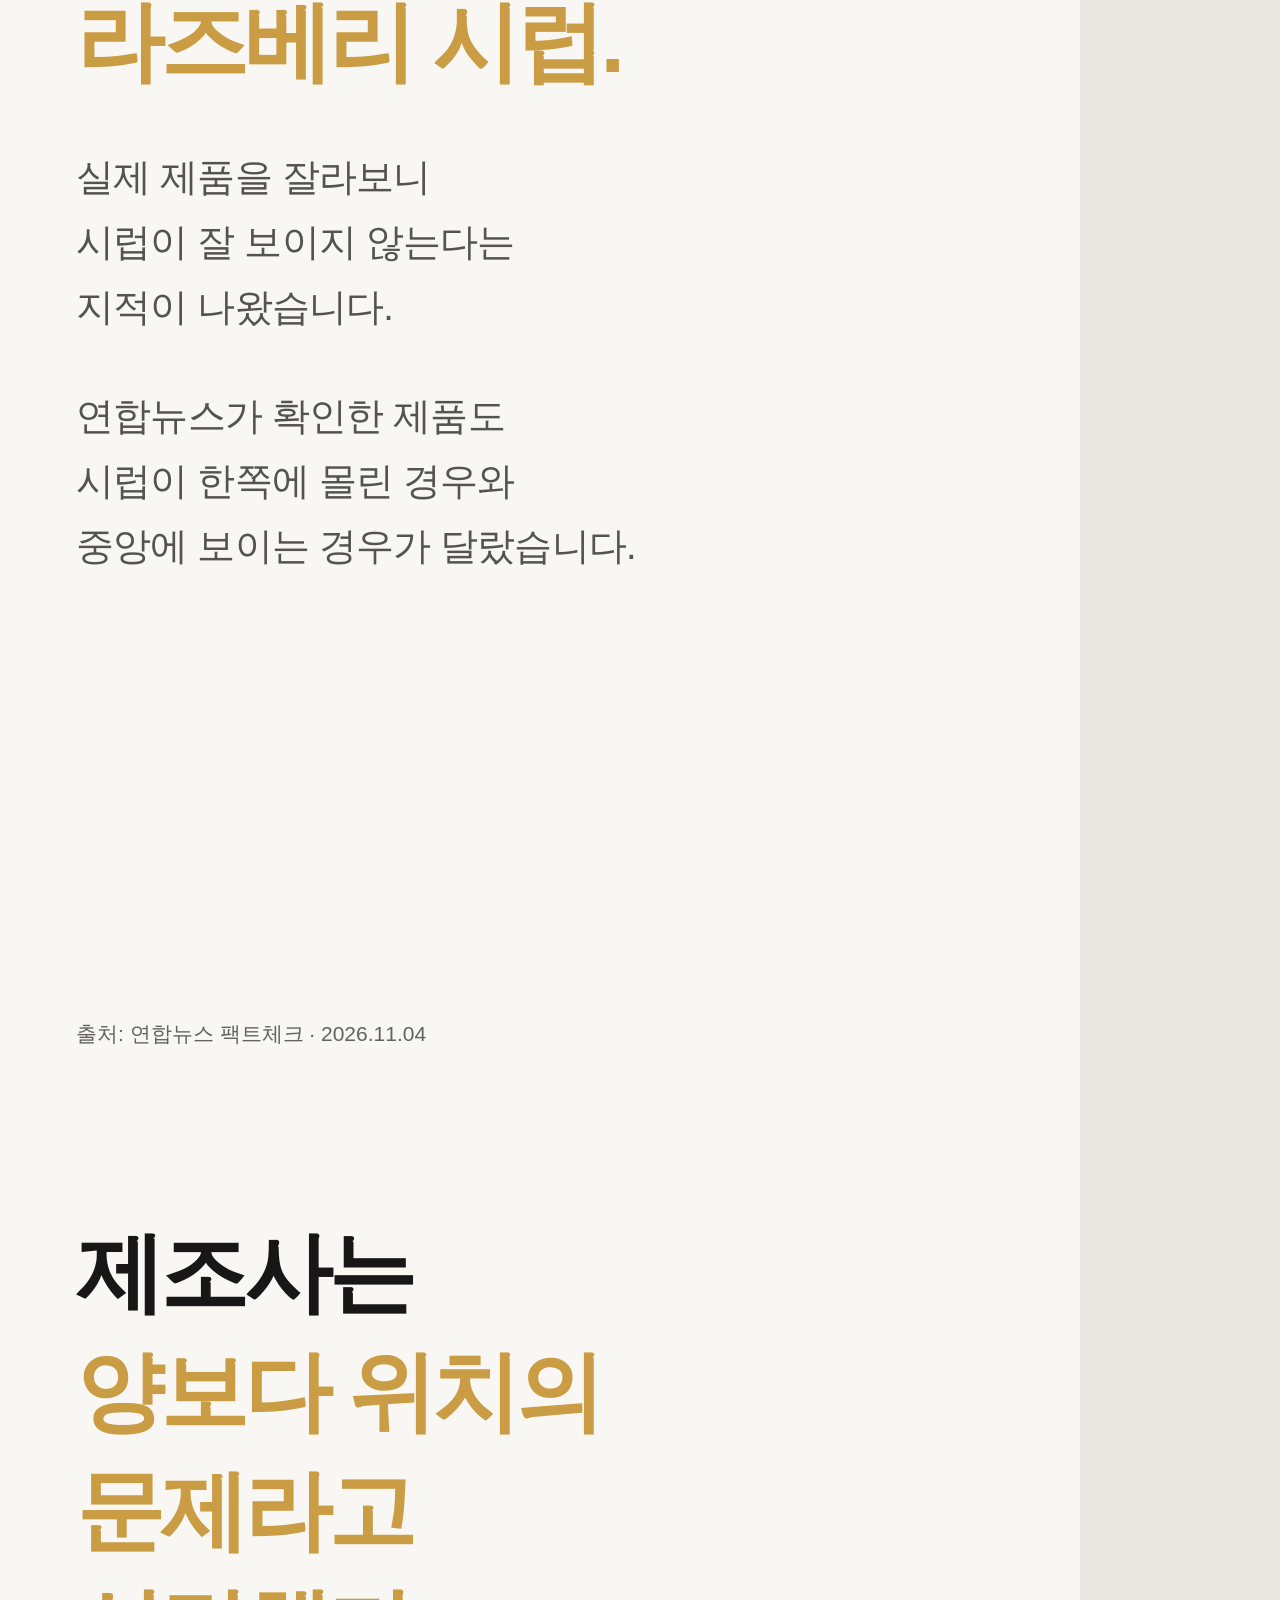
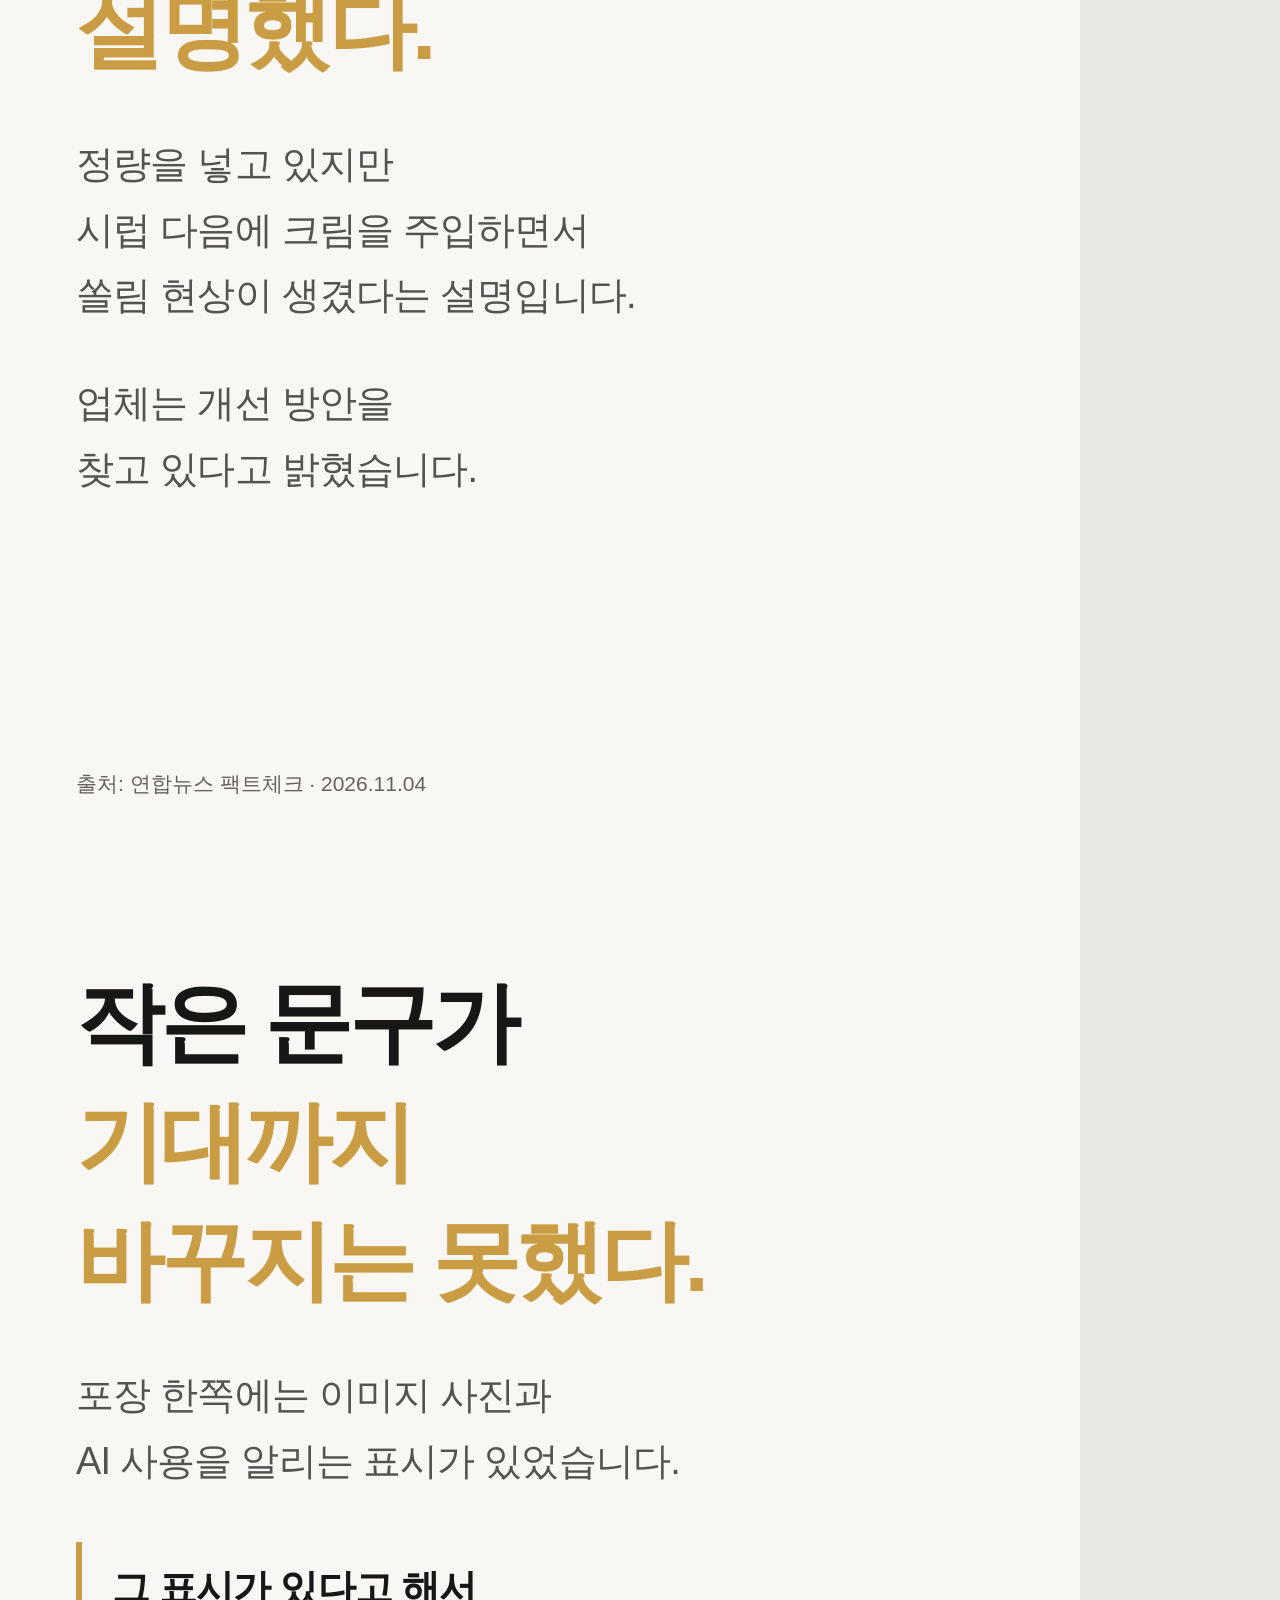
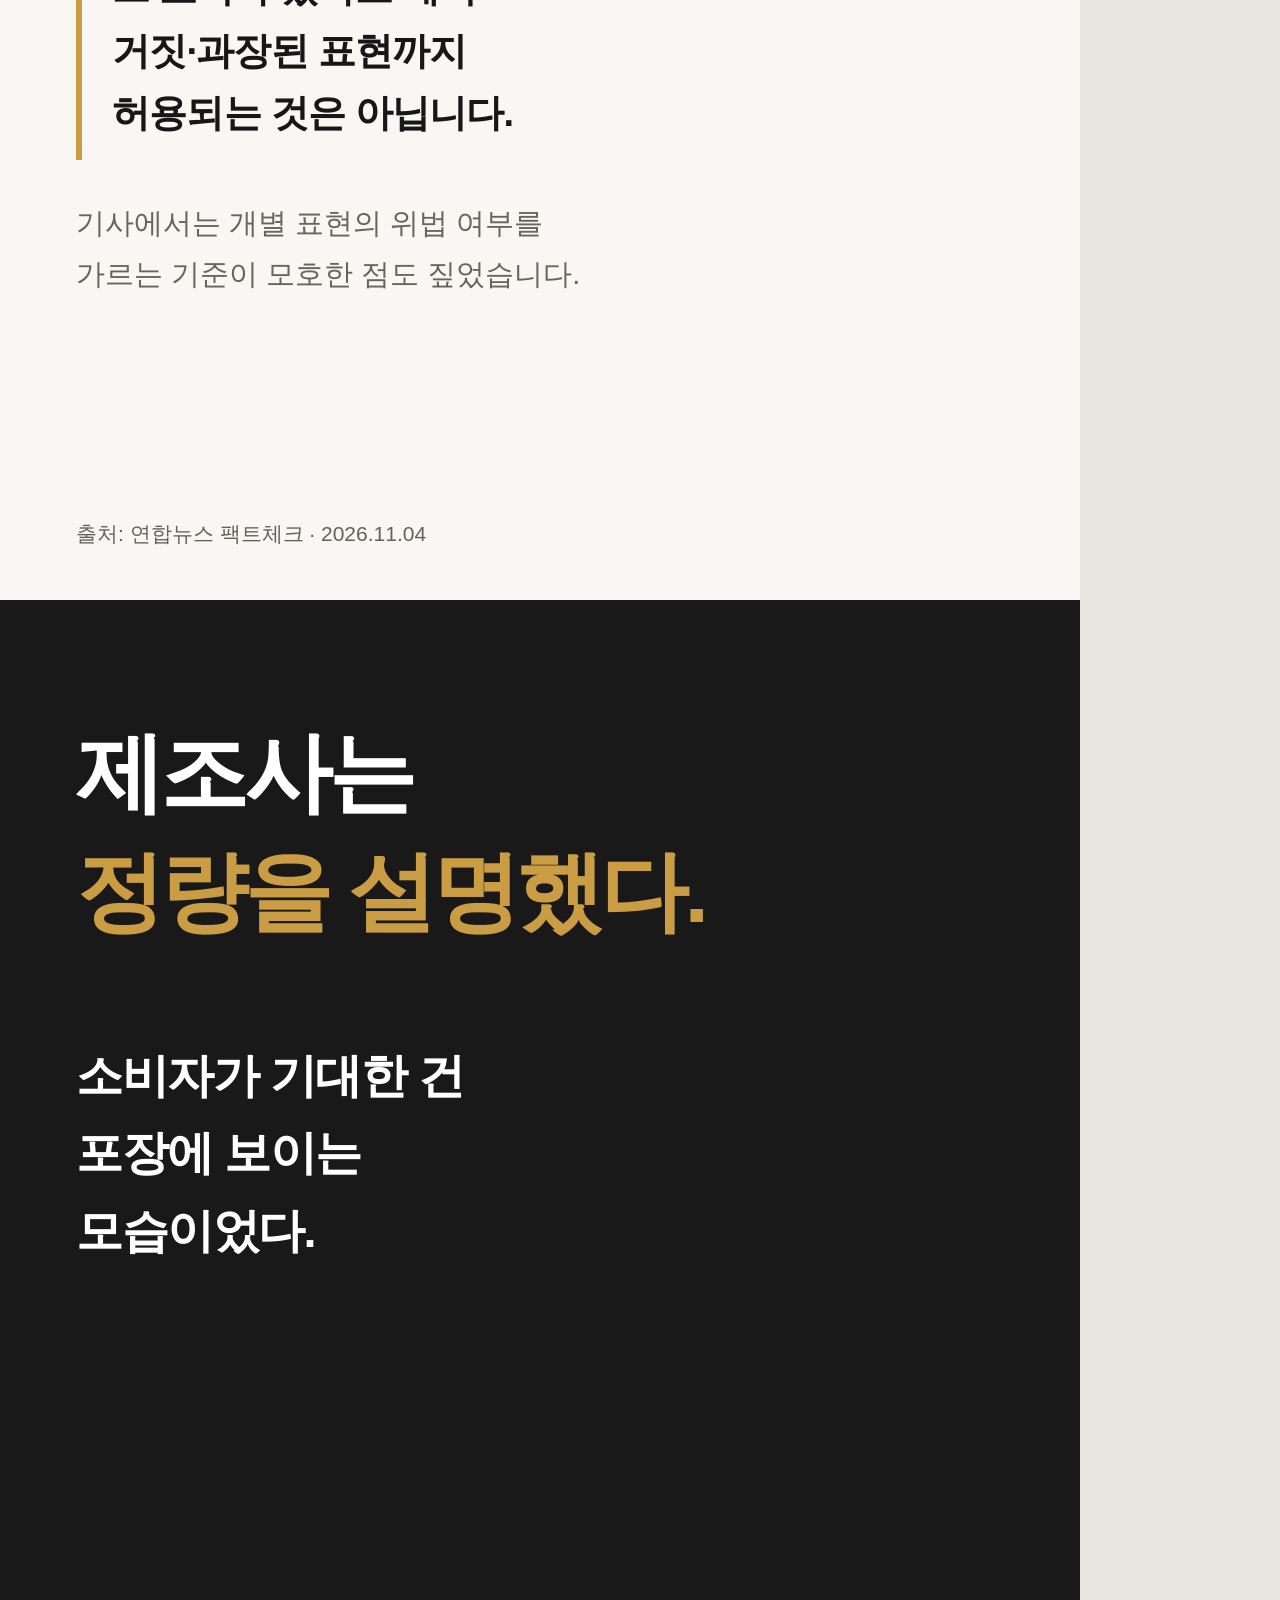
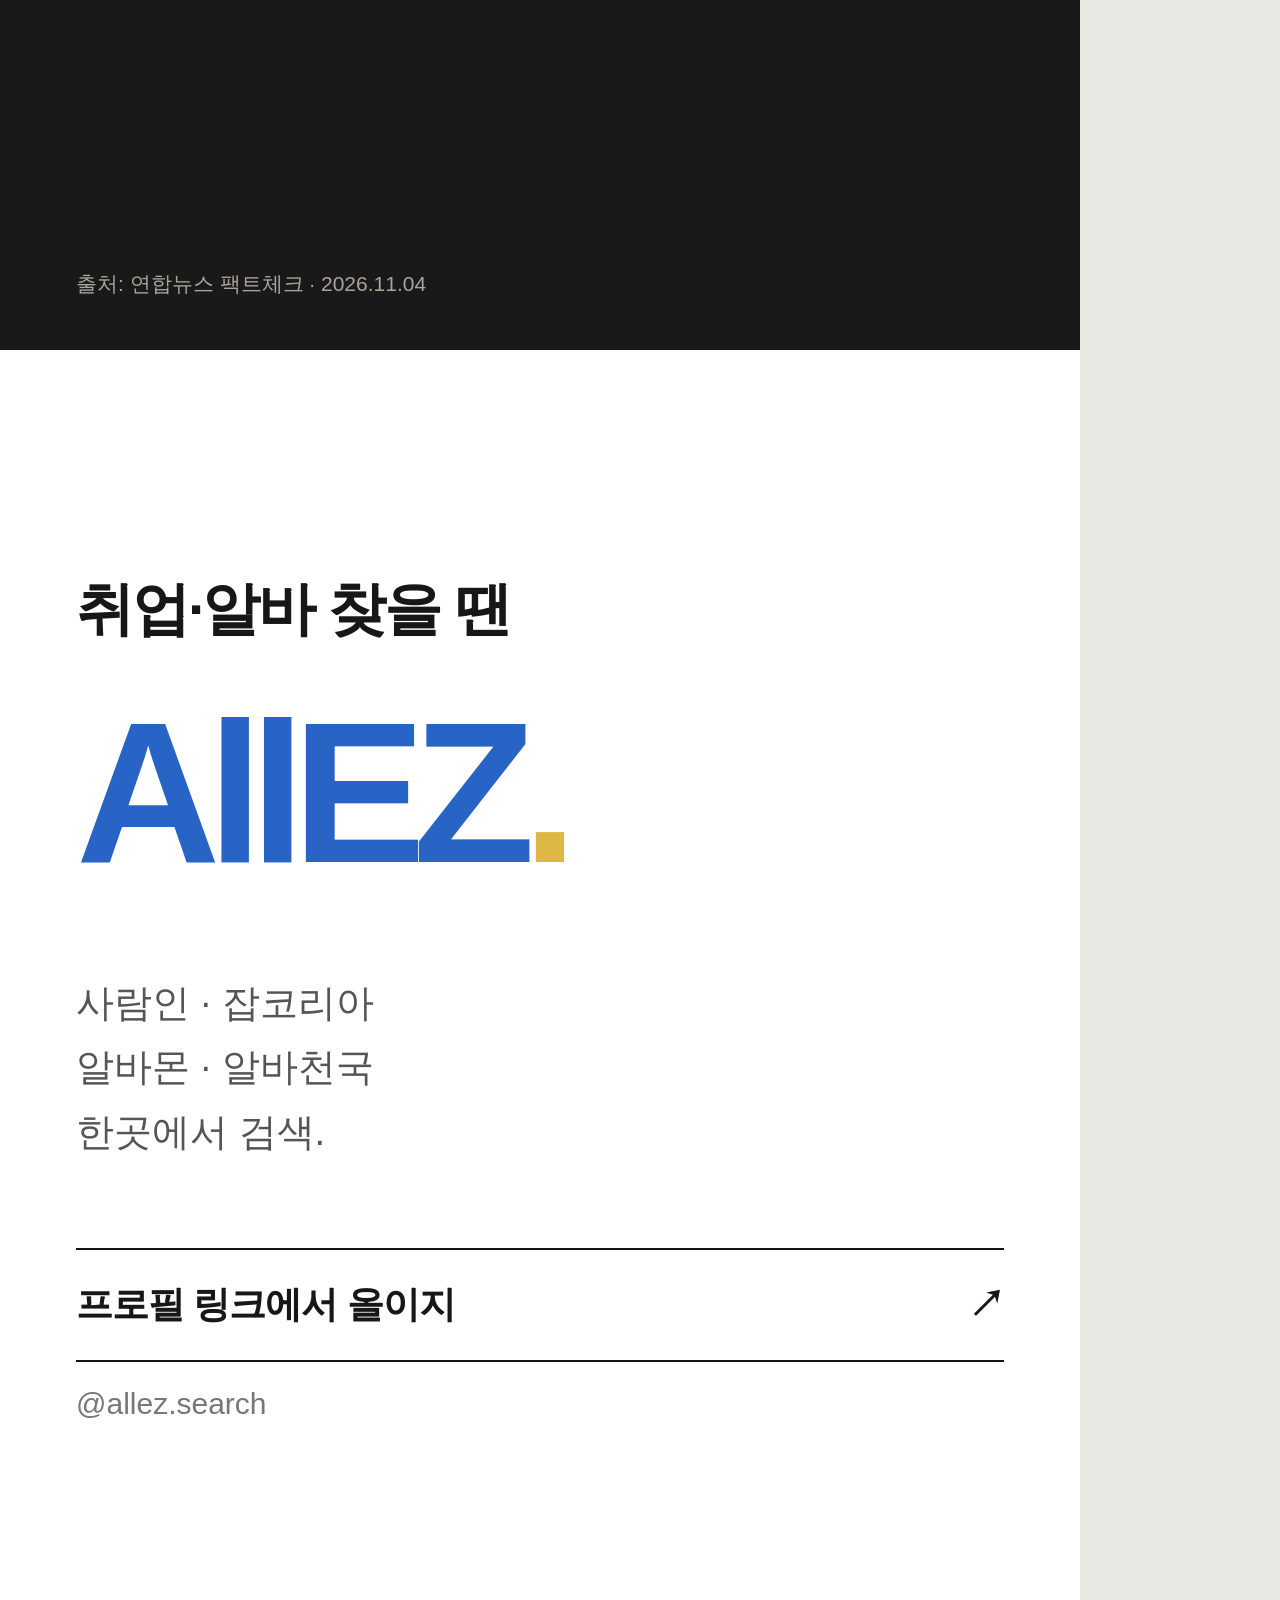
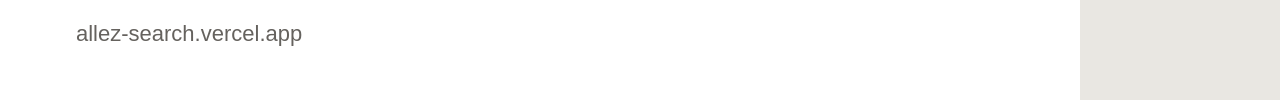
<file: marketing/instagram/news-batch-03/snack-packaging/cards.html>
<!doctype html><html lang="ko"><meta charset="utf-8"><title>포장 속 과자와 내가 산 과자가 달라 보였다</title><style>
*{box-sizing:border-box}body{margin:0;background:#e9e7e2;color:#171717;font-family:'Noto Sans CJK KR',sans-serif;-webkit-font-smoothing:antialiased}.card{position:relative;overflow:hidden;width:1080px;height:1350px;background:#f8f7f3;padding:66px 72px;break-after:page}.top{display:flex;justify-content:space-between;align-items:center;border-top:7px solid #171717;padding-top:25px;font-size:24px;font-weight:700}.category{color:var(--accent)}.page{font-size:21px;font-weight:400;color:#82817e;letter-spacing:2px}.content{margin-top:66px}h1,h2,p{margin:0}h1{font-size:94px;line-height:1.3;letter-spacing:-5px;font-weight:900}h2{font-size:79px;line-height:1.3;letter-spacing:-4px;font-weight:900}.accent{color:var(--accent)}.lead{font-size:32px;line-height:1.7;letter-spacing:-.8px;margin-top:35px;color:#535350}.eyebrow{font-size:25px;font-weight:700;color:var(--accent);margin-bottom:26px}.hero{font-family:Arial,'Noto Sans CJK KR',sans-serif;font-size:168px;letter-spacing:-8px;line-height:1.2;font-weight:900;margin-top:68px}.hero.medium{font-size:132px;letter-spacing:-5px}.hero small{font-family:'Noto Sans CJK KR';font-size:35px;letter-spacing:-1px;font-weight:600}.herolabel{font-size:26px;margin-top:15px;line-height:1.65;color:#6a6865}.foot{position:absolute;left:72px;right:72px;bottom:48px;border-top:1px solid #ccc9c3;padding-top:20px;color:#65625e;font-size:20px;line-height:1.7}.dark{background:#191919;color:white}.dark .top{border-color:#e7e4df}.dark .lead,.dark .herolabel{color:#c9c5c0}.dark .foot{color:#a9a49c;border-color:#ffffff33}.dark .page{color:#aaa}.cover .content{margin-top:78px}.cover .hero{margin-top:60px}.cover .highlight{display:inline-block;background:var(--accent);color:white;padding:0 13px 5px;margin-left:-13px}.items{margin-top:48px}.item{border-top:1px solid #ccc9c3;padding:25px 0;display:flex;gap:25px;align-items:flex-start}.item .num{font:700 23px Arial;color:var(--accent);min-width:36px;padding-top:12px}.item strong{font-size:37px;font-weight:800;line-height:1.55;letter-spacing:-1.4px}.item p{font-size:26px;line-height:1.7;margin-top:8px;color:#625f5b}.box{margin-top:48px;border-left:6px solid var(--accent);padding:24px 0 24px 30px;font-size:33px;font-weight:700;line-height:1.7;letter-spacing:-.8px}.note{font-size:24px;color:#68645e;line-height:1.7;margin-top:30px}.views{margin-top:46px}.view{border-top:1px solid #ccc9c3;padding-top:24px;margin-top:33px}.view label{display:block;font-size:23px;color:#6b6861;margin-bottom:12px}.view p{font-size:36px;line-height:1.65;font-weight:700;letter-spacing:-1px}.options{margin-top:57px}.option{display:flex;gap:23px;align-items:flex-start;font-size:32px;line-height:1.6;padding:24px 0;border-top:1px solid #ffffff38;letter-spacing:-.8px}.option b{color:var(--accent);font:700 24px Arial;padding-top:12px;min-width:27px}.prompt{font-size:27px;line-height:1.7;color:#ccc6bc;margin-top:33px}.stamp{border:3px solid var(--accent);padding:34px 32px;margin-top:48px}.stamp .hero{margin-top:0}.stamp p{font-size:27px;color:#65605a;margin-top:12px}.calendar{margin-top:46px;border:2px solid #b9b1a6;border-radius:12px;overflow:hidden}.calendar-top{background:var(--accent);color:#fff;padding:20px 30px;font-size:26px;font-weight:800}.calendar-date{font:800 112px Arial;text-align:center;padding:43px 0;letter-spacing:-5px}.calendar p{font-size:26px;text-align:center;padding-bottom:30px;color:#675f55}.promo{background:white}.promo .top{border:0;justify-content:flex-end;font-size:21px;color:#999;padding-top:10px}.promo .topic{font-size:52px;font-weight:700;line-height:1.55;letter-spacing:-2px;margin-top:166px}.promo .brand{font-size:190px;font-weight:900;line-height:1.2;letter-spacing:-13px;margin-top:19px;color:#2864c5}.promo .brand span{color:#deb744}.promo .body{margin-top:58px;font-size:32px;line-height:1.7;color:#555}.promo .cta{margin-top:83px;display:flex;justify-content:space-between;border-top:2px solid #171717;border-bottom:2px solid #171717;padding:30px 0;font-size:37px;font-weight:800;letter-spacing:-1px}.promo .handle{margin-top:25px;color:#777;font-size:25px}.promo .foot{font-size:22px}@media print{@page{size:1080px 1350px;margin:0}.card:last-child{break-after:auto}}

.top{display:none}.card{padding:84px 76px}.content,.cover .content{margin-top:30px}h1{font-size:104px;line-height:1.32;letter-spacing:-5px}h2{font-size:88px;line-height:1.35;letter-spacing:-4px}.lead{font-size:38px;line-height:1.72;margin-top:43px}.hero{font-size:184px;margin-top:65px}.hero.medium{font-size:146px}.herolabel{font-size:31px;line-height:1.7;margin-top:24px}.foot{left:76px;right:76px;border:0;font-size:21px;bottom:48px}.box{font-size:38px;line-height:1.65;margin-top:48px;padding-top:15px;padding-bottom:15px}.note{font-size:29px;line-height:1.75;margin-top:38px}.statement{margin-top:85px;font-size:47px;line-height:1.65;letter-spacing:-1.5px;font-weight:700}.dark .note{color:#c9c5c0}.promo .topic{font-size:58px;margin-top:130px}.promo .body{font-size:38px}.promo .handle{font-size:30px}.promo .brand{font-size:200px}.promo .cta{font-size:37px}
</style><body style="--accent:#ca9c43"><section class="card cover dark" id="card-1"><main class="content"><h1>포장 속 과자와<br><span class="accent">내가 산 과자가<br>달라 보였다.</span></h1><p class="lead">카스타드 한정판을 둘러싼<br>포장 이미지 논란.</p></main><footer class="foot">출처: 연합뉴스 팩트체크 · 2026.11.04</footer></section><section class="card " id="card-2"><main class="content"><h2>사진에는 풍성한<br><span class="accent">라즈베리 시럽.</span></h2><p class="lead">실제 제품을 잘라보니<br>시럽이 잘 보이지 않는다는<br>지적이 나왔습니다.</p><p class="lead">연합뉴스가 확인한 제품도<br>시럽이 한쪽에 몰린 경우와<br>중앙에 보이는 경우가 달랐습니다.</p></main><footer class="foot">출처: 연합뉴스 팩트체크 · 2026.11.04</footer></section><section class="card " id="card-3"><main class="content"><h2>제조사는<br><span class="accent">양보다 위치의<br>문제라고<br>설명했다.</span></h2><p class="lead">정량을 넣고 있지만<br>시럽 다음에 크림을 주입하면서<br>쏠림 현상이 생겼다는 설명입니다.</p><p class="lead">업체는 개선 방안을<br>찾고 있다고 밝혔습니다.</p></main><footer class="foot">출처: 연합뉴스 팩트체크 · 2026.11.04</footer></section><section class="card " id="card-4"><main class="content"><h2>작은 문구가<br><span class="accent">기대까지<br>바꾸지는 못했다.</span></h2><p class="lead">포장 한쪽에는 이미지 사진과<br>AI 사용을 알리는 표시가 있었습니다.</p><div class="box">그 표시가 있다고 해서<br>거짓·과장된 표현까지<br>허용되는 것은 아닙니다.</div><p class="note">기사에서는 개별 표현의 위법 여부를<br>가르는 기준이 모호한 점도 짚었습니다.</p></main><footer class="foot">출처: 연합뉴스 팩트체크 · 2026.11.04</footer></section><section class="card dark" id="card-5"><main class="content"><h2>제조사는<br><span class="accent">정량을 설명했다.</span></h2><p class="statement">소비자가 기대한 건<br>포장에 보이는<br>모습이었다.</p></main><footer class="foot">출처: 연합뉴스 팩트체크 · 2026.11.04</footer></section><section class="card promo" id="card-6"><p class="topic">취업·알바 찾을 땐</p><p class="brand">AllEZ<span>.</span></p><p class="body">사람인 · 잡코리아<br>알바몬 · 알바천국<br>한곳에서 검색.</p><div class="cta"><span>프로필 링크에서 올이지</span><span>↗</span></div><p class="handle">@allez.search</p><footer class="foot">allez-search.vercel.app</footer></section></body></html>
</file>
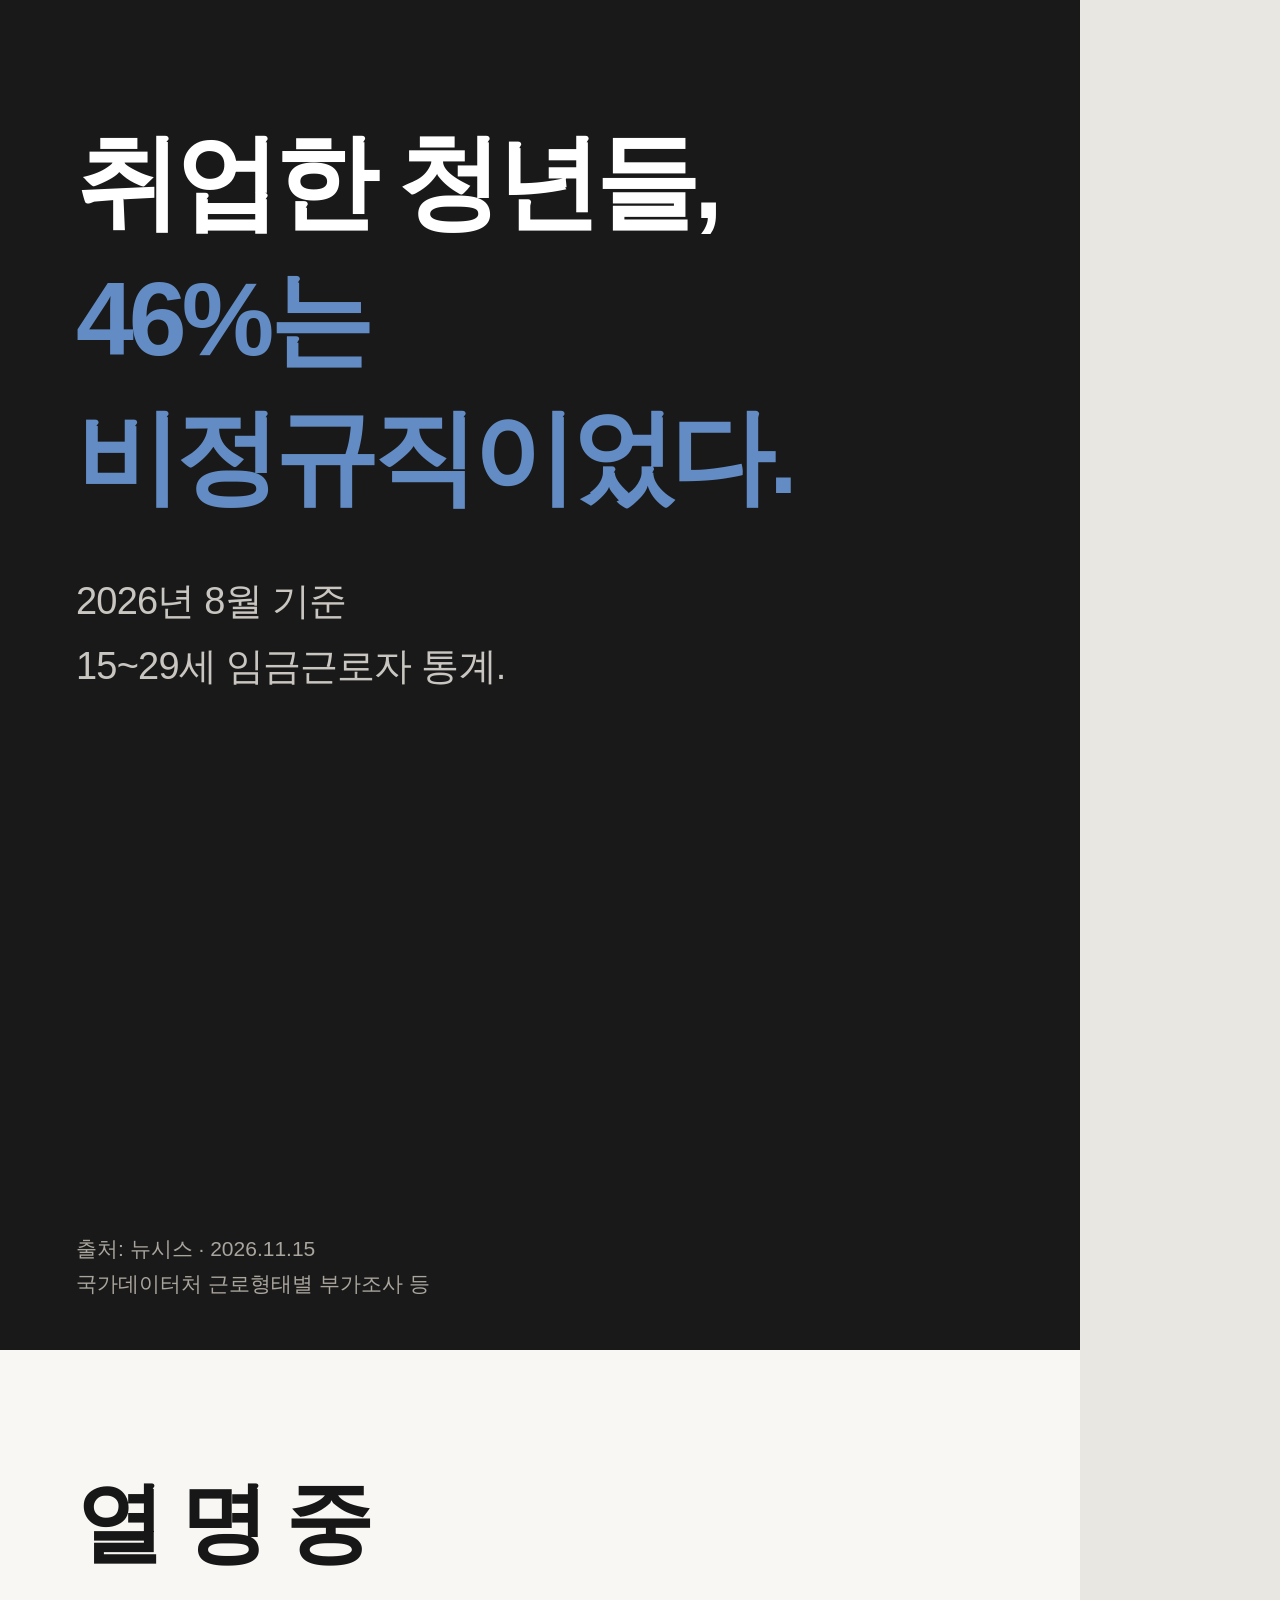
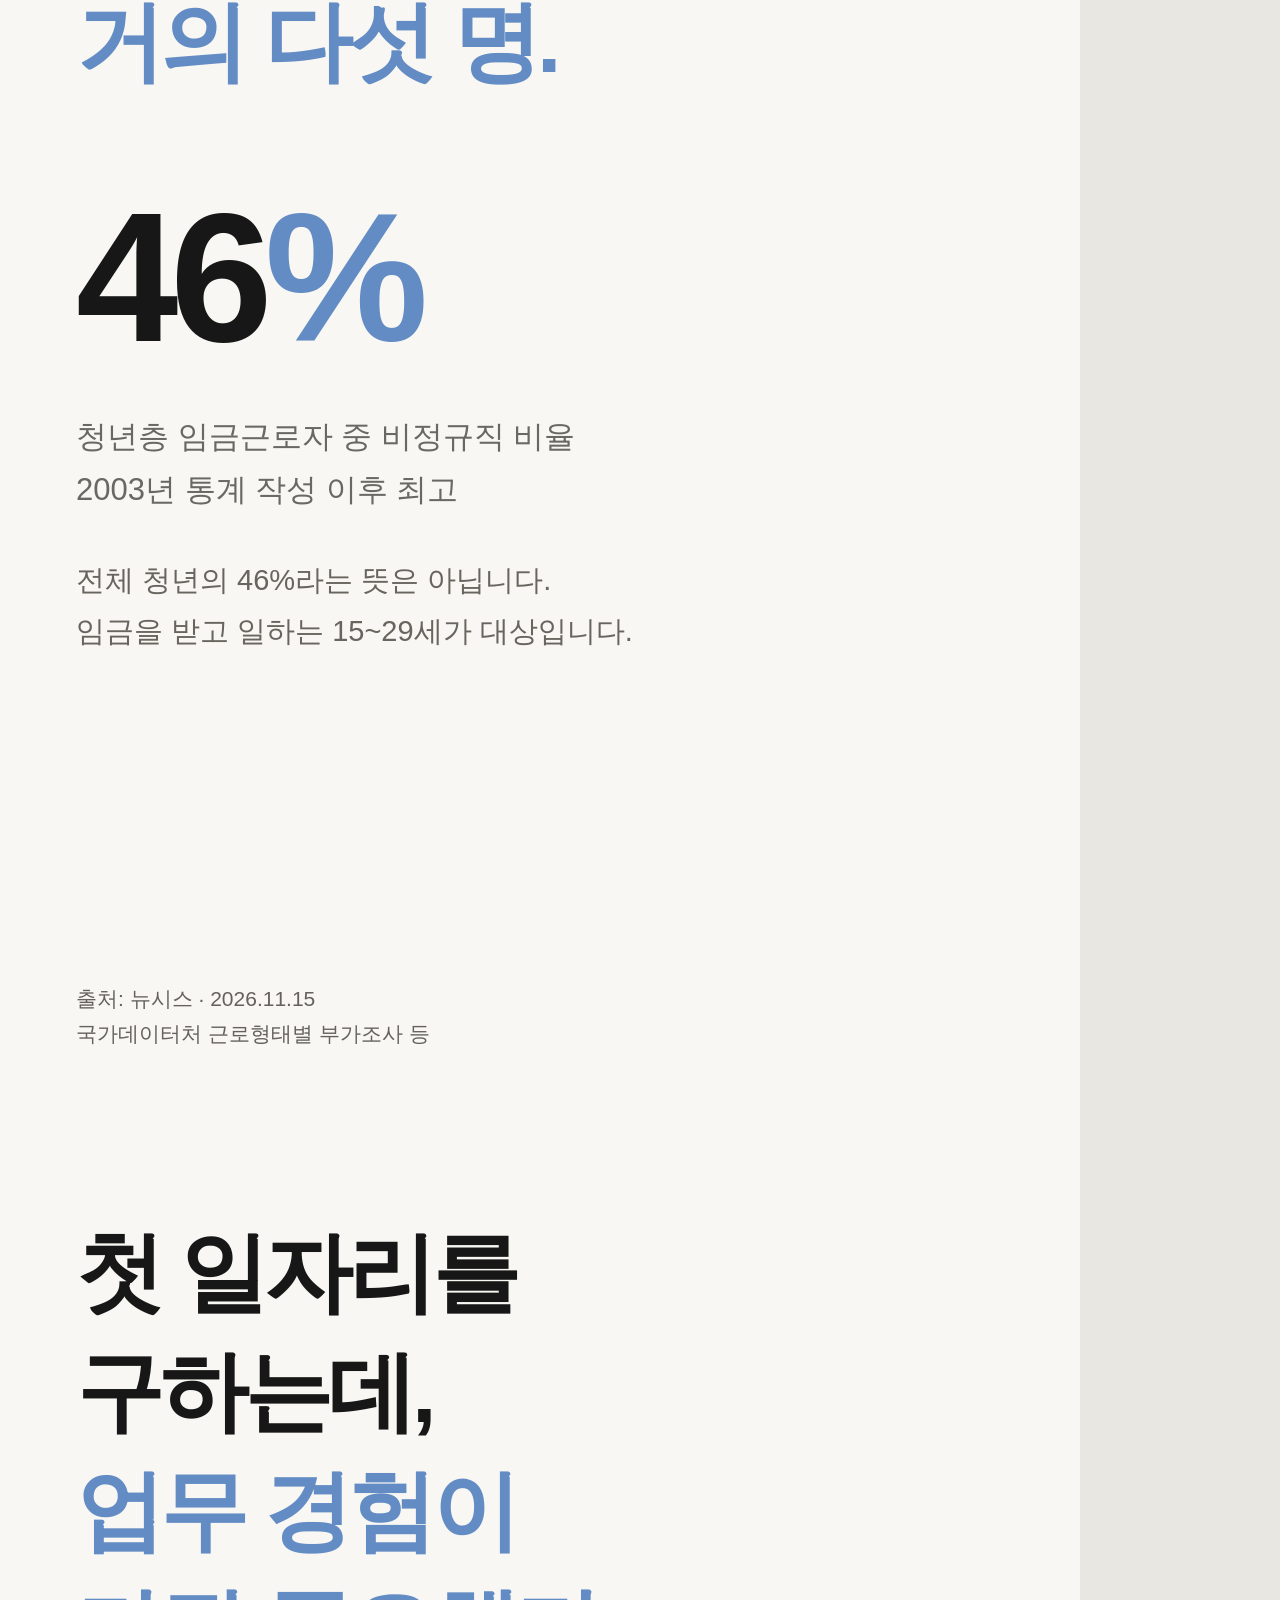
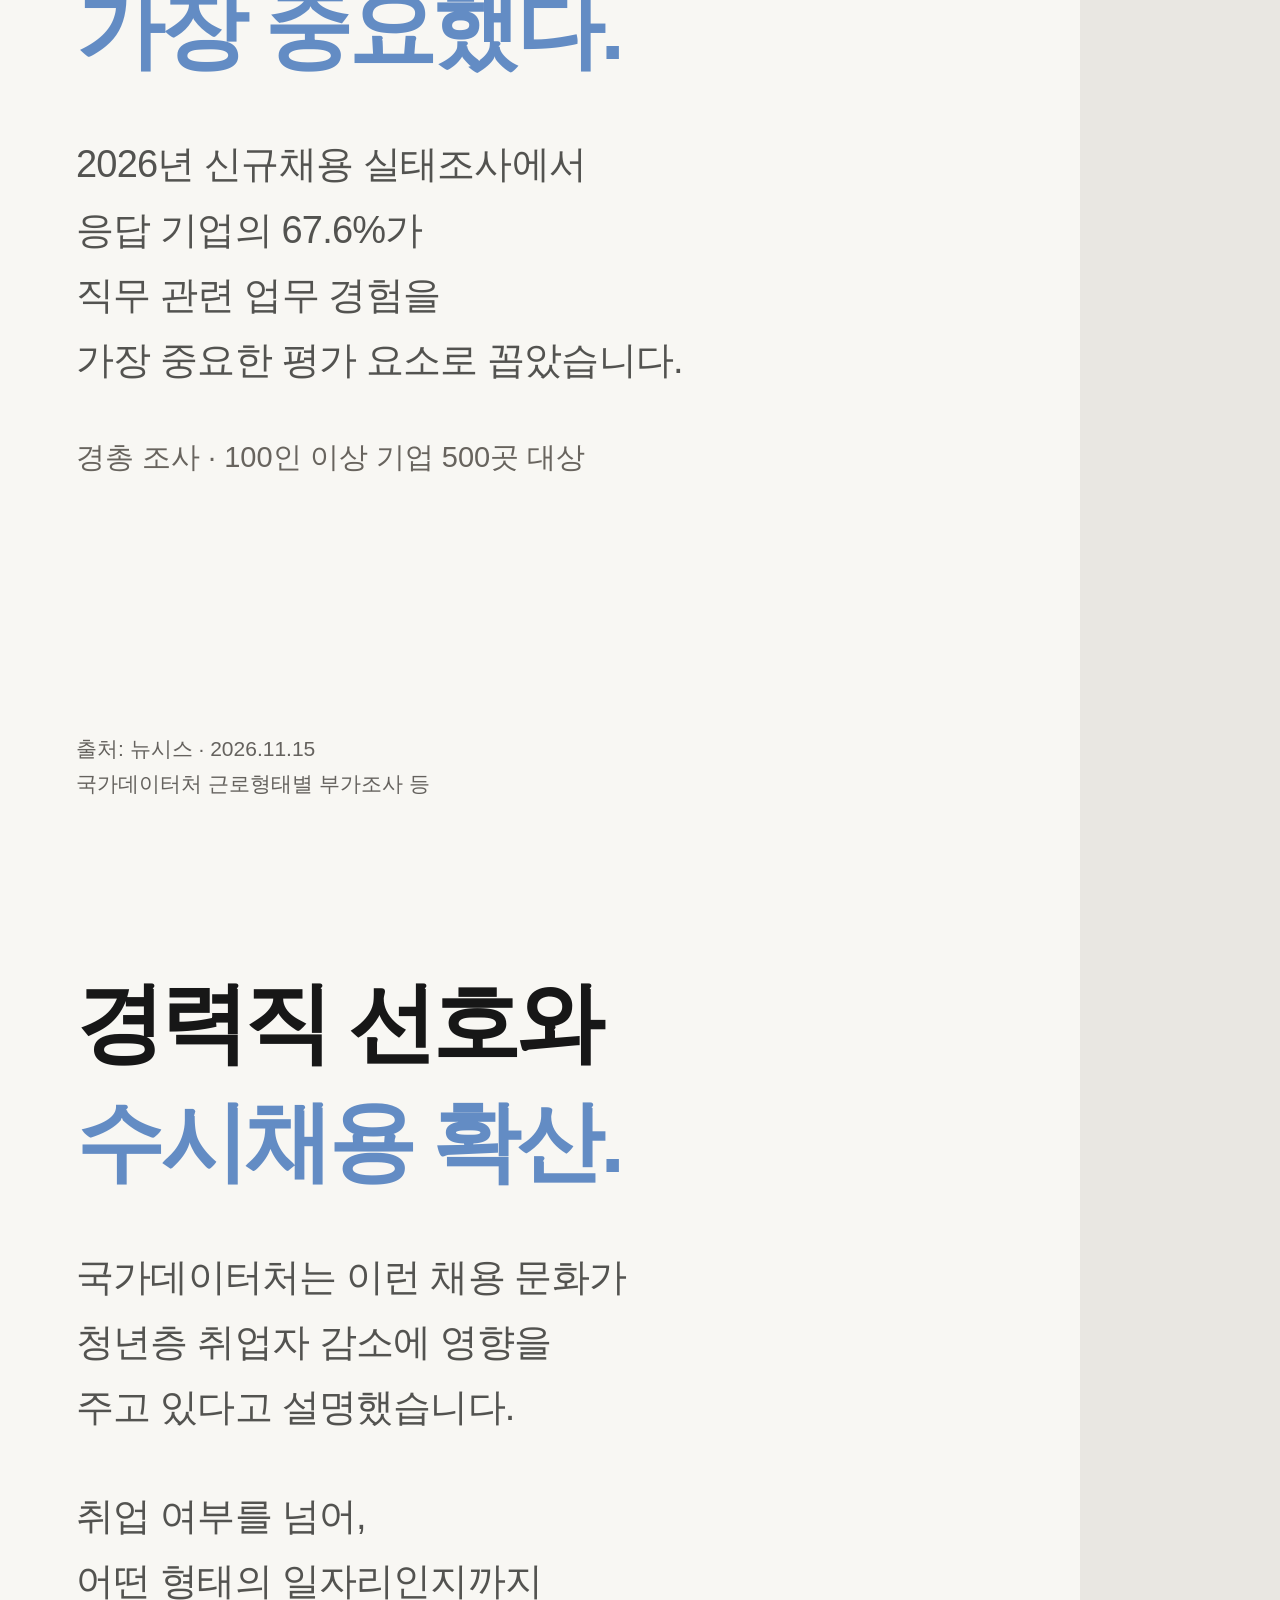
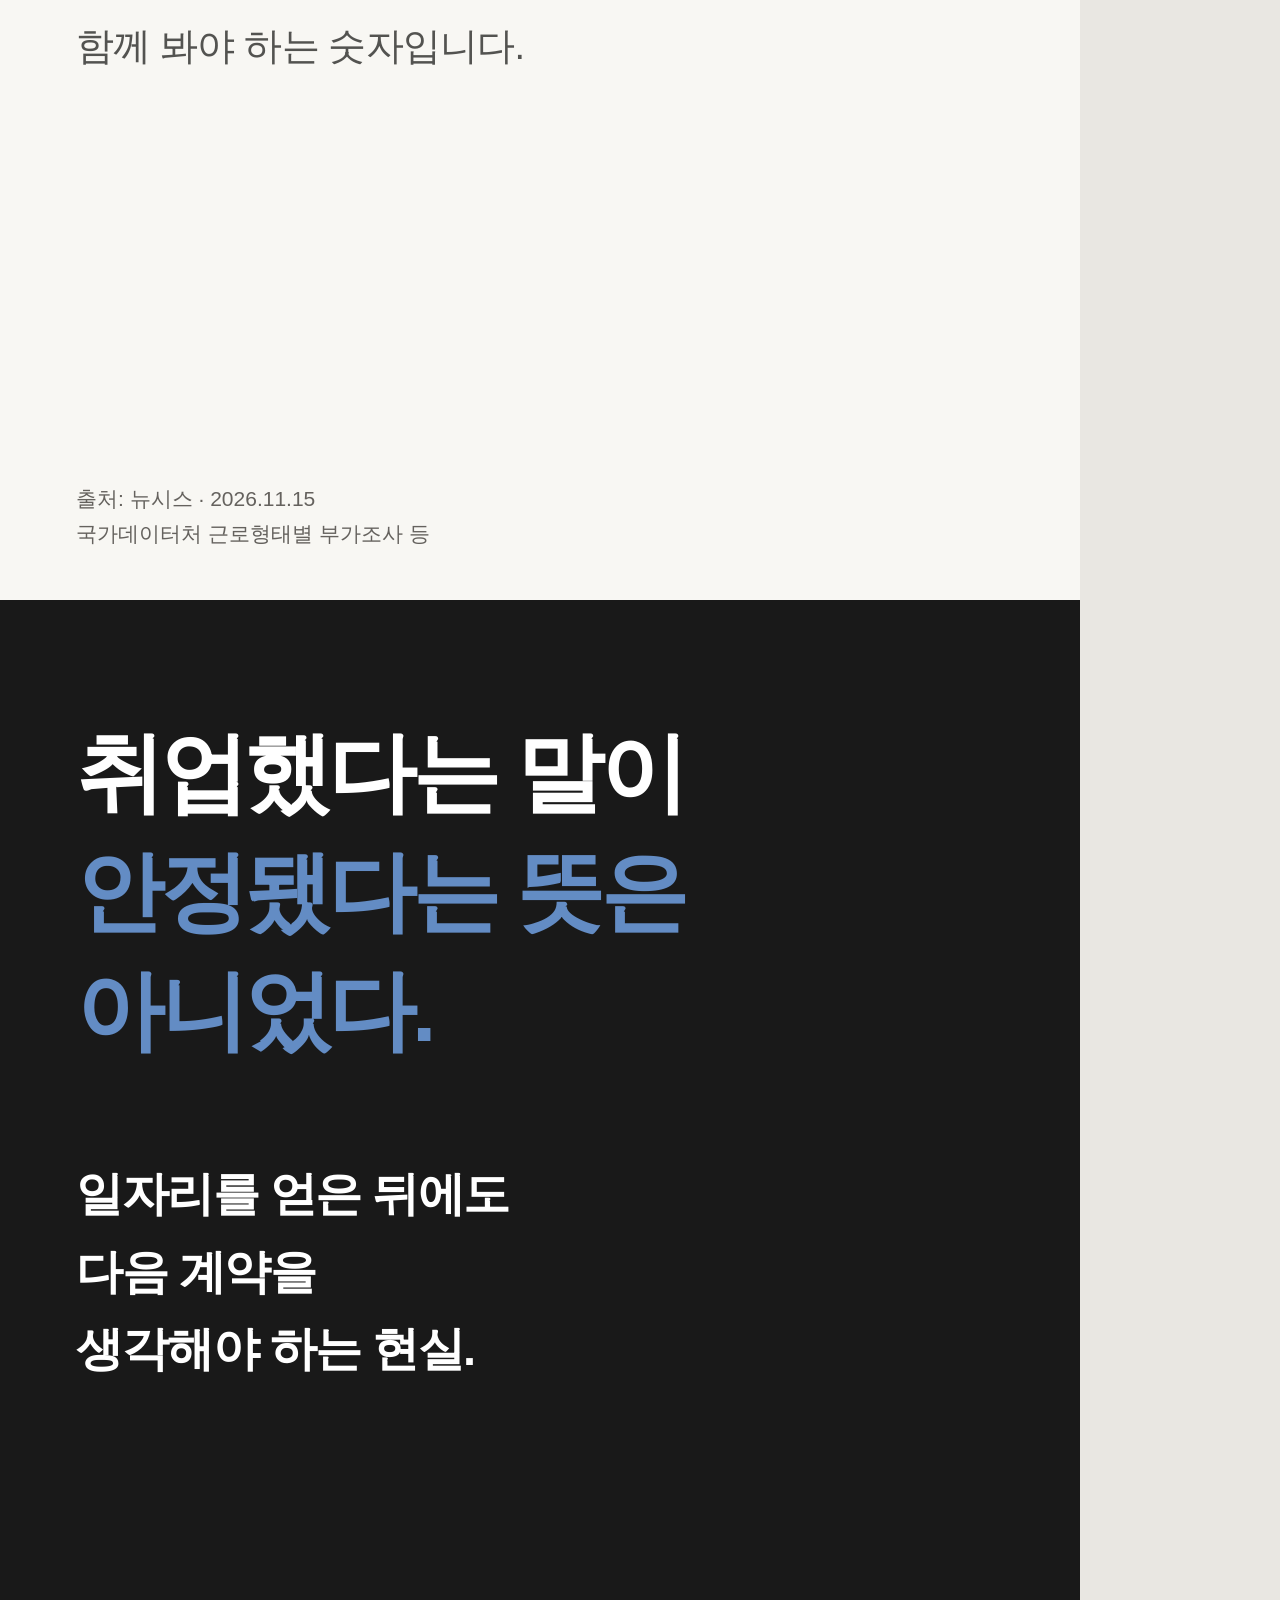
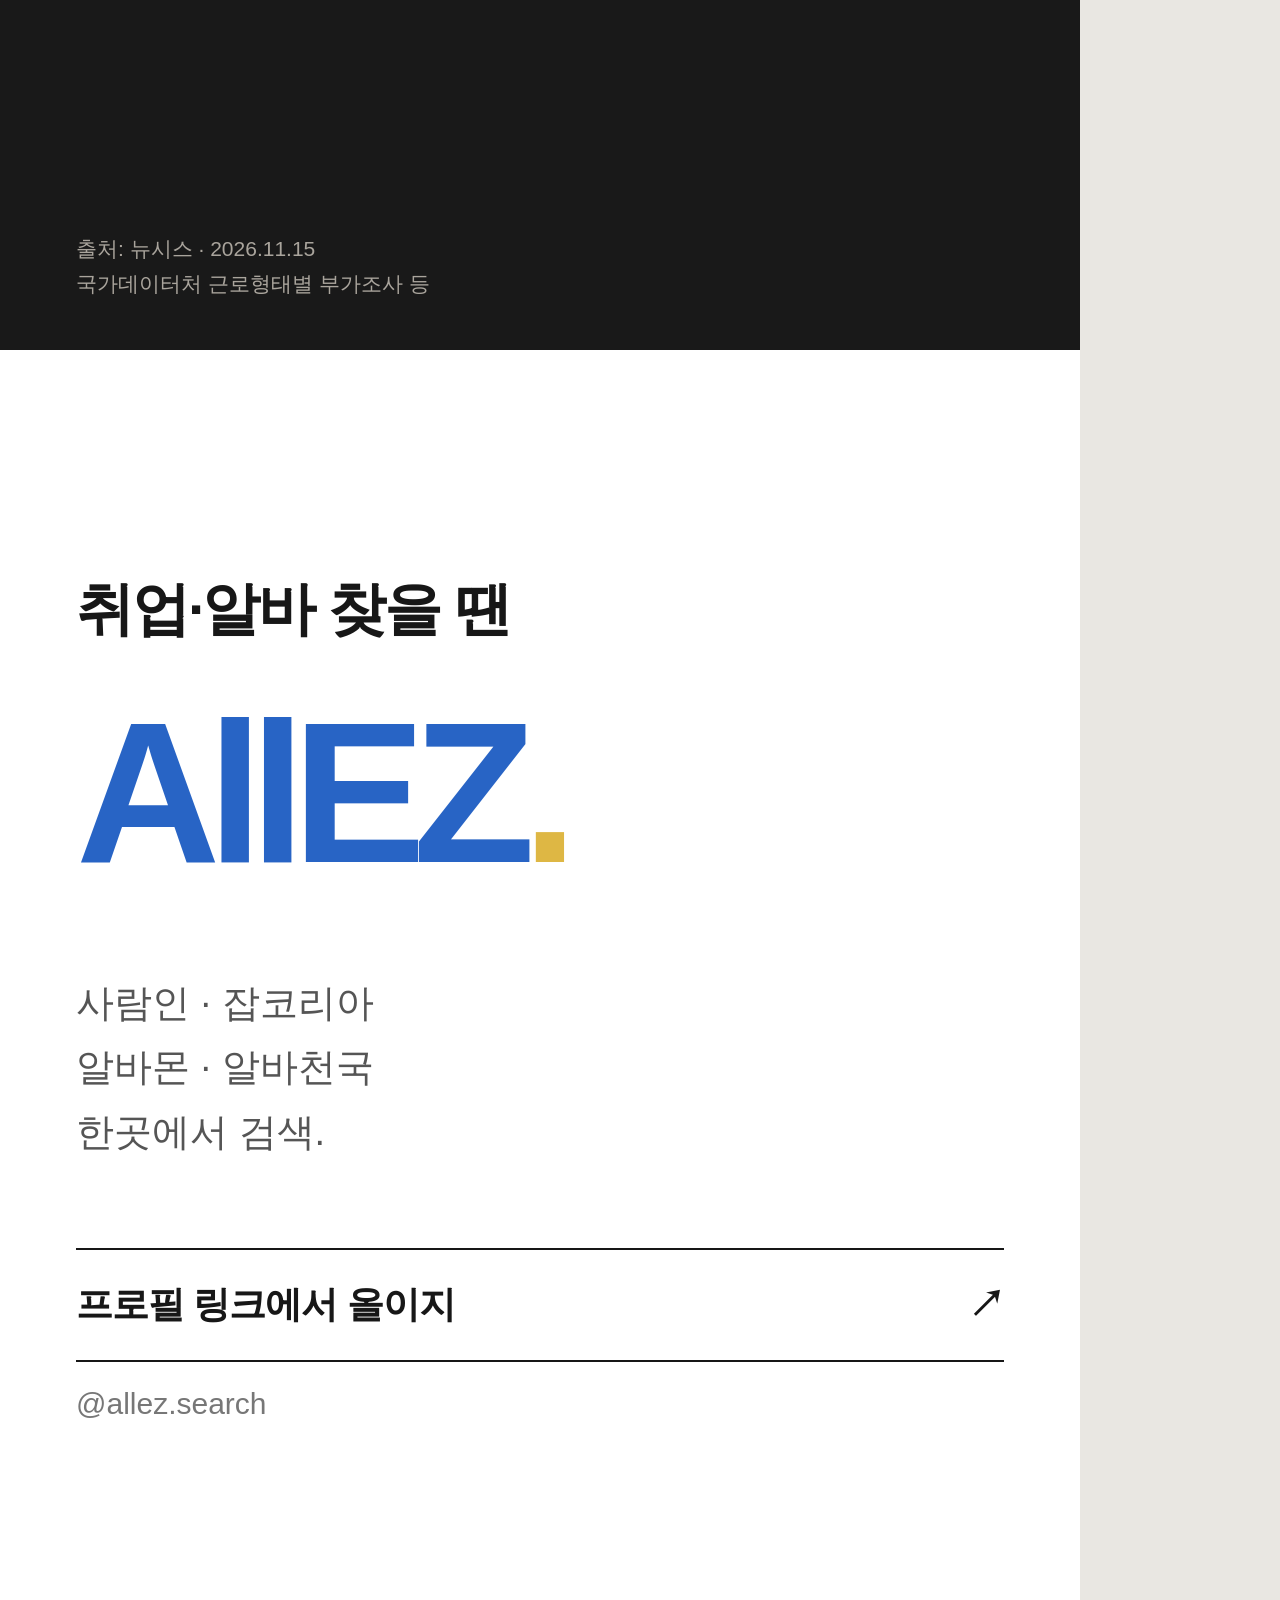
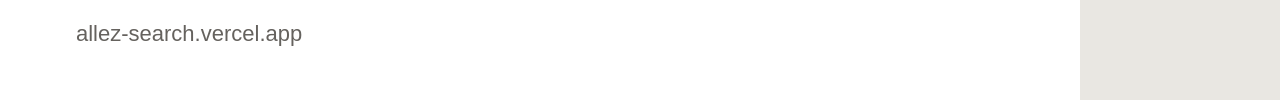
<file: marketing/instagram/news-batch-03/youth-employment/cards.html>
<!doctype html><html lang="ko"><meta charset="utf-8"><title>취업한 청년들 46%는 비정규직이었다</title><style>
*{box-sizing:border-box}body{margin:0;background:#e9e7e2;color:#171717;font-family:'Noto Sans CJK KR',sans-serif;-webkit-font-smoothing:antialiased}.card{position:relative;overflow:hidden;width:1080px;height:1350px;background:#f8f7f3;padding:66px 72px;break-after:page}.top{display:flex;justify-content:space-between;align-items:center;border-top:7px solid #171717;padding-top:25px;font-size:24px;font-weight:700}.category{color:var(--accent)}.page{font-size:21px;font-weight:400;color:#82817e;letter-spacing:2px}.content{margin-top:66px}h1,h2,p{margin:0}h1{font-size:94px;line-height:1.3;letter-spacing:-5px;font-weight:900}h2{font-size:79px;line-height:1.3;letter-spacing:-4px;font-weight:900}.accent{color:var(--accent)}.lead{font-size:32px;line-height:1.7;letter-spacing:-.8px;margin-top:35px;color:#535350}.eyebrow{font-size:25px;font-weight:700;color:var(--accent);margin-bottom:26px}.hero{font-family:Arial,'Noto Sans CJK KR',sans-serif;font-size:168px;letter-spacing:-8px;line-height:1.2;font-weight:900;margin-top:68px}.hero.medium{font-size:132px;letter-spacing:-5px}.hero small{font-family:'Noto Sans CJK KR';font-size:35px;letter-spacing:-1px;font-weight:600}.herolabel{font-size:26px;margin-top:15px;line-height:1.65;color:#6a6865}.foot{position:absolute;left:72px;right:72px;bottom:48px;border-top:1px solid #ccc9c3;padding-top:20px;color:#65625e;font-size:20px;line-height:1.7}.dark{background:#191919;color:white}.dark .top{border-color:#e7e4df}.dark .lead,.dark .herolabel{color:#c9c5c0}.dark .foot{color:#a9a49c;border-color:#ffffff33}.dark .page{color:#aaa}.cover .content{margin-top:78px}.cover .hero{margin-top:60px}.cover .highlight{display:inline-block;background:var(--accent);color:white;padding:0 13px 5px;margin-left:-13px}.items{margin-top:48px}.item{border-top:1px solid #ccc9c3;padding:25px 0;display:flex;gap:25px;align-items:flex-start}.item .num{font:700 23px Arial;color:var(--accent);min-width:36px;padding-top:12px}.item strong{font-size:37px;font-weight:800;line-height:1.55;letter-spacing:-1.4px}.item p{font-size:26px;line-height:1.7;margin-top:8px;color:#625f5b}.box{margin-top:48px;border-left:6px solid var(--accent);padding:24px 0 24px 30px;font-size:33px;font-weight:700;line-height:1.7;letter-spacing:-.8px}.note{font-size:24px;color:#68645e;line-height:1.7;margin-top:30px}.views{margin-top:46px}.view{border-top:1px solid #ccc9c3;padding-top:24px;margin-top:33px}.view label{display:block;font-size:23px;color:#6b6861;margin-bottom:12px}.view p{font-size:36px;line-height:1.65;font-weight:700;letter-spacing:-1px}.options{margin-top:57px}.option{display:flex;gap:23px;align-items:flex-start;font-size:32px;line-height:1.6;padding:24px 0;border-top:1px solid #ffffff38;letter-spacing:-.8px}.option b{color:var(--accent);font:700 24px Arial;padding-top:12px;min-width:27px}.prompt{font-size:27px;line-height:1.7;color:#ccc6bc;margin-top:33px}.stamp{border:3px solid var(--accent);padding:34px 32px;margin-top:48px}.stamp .hero{margin-top:0}.stamp p{font-size:27px;color:#65605a;margin-top:12px}.calendar{margin-top:46px;border:2px solid #b9b1a6;border-radius:12px;overflow:hidden}.calendar-top{background:var(--accent);color:#fff;padding:20px 30px;font-size:26px;font-weight:800}.calendar-date{font:800 112px Arial;text-align:center;padding:43px 0;letter-spacing:-5px}.calendar p{font-size:26px;text-align:center;padding-bottom:30px;color:#675f55}.promo{background:white}.promo .top{border:0;justify-content:flex-end;font-size:21px;color:#999;padding-top:10px}.promo .topic{font-size:52px;font-weight:700;line-height:1.55;letter-spacing:-2px;margin-top:166px}.promo .brand{font-size:190px;font-weight:900;line-height:1.2;letter-spacing:-13px;margin-top:19px;color:#2864c5}.promo .brand span{color:#deb744}.promo .body{margin-top:58px;font-size:32px;line-height:1.7;color:#555}.promo .cta{margin-top:83px;display:flex;justify-content:space-between;border-top:2px solid #171717;border-bottom:2px solid #171717;padding:30px 0;font-size:37px;font-weight:800;letter-spacing:-1px}.promo .handle{margin-top:25px;color:#777;font-size:25px}.promo .foot{font-size:22px}@media print{@page{size:1080px 1350px;margin:0}.card:last-child{break-after:auto}}

.top{display:none}.card{padding:84px 76px}.content,.cover .content{margin-top:30px}h1{font-size:104px;line-height:1.32;letter-spacing:-5px}h2{font-size:88px;line-height:1.35;letter-spacing:-4px}.lead{font-size:38px;line-height:1.72;margin-top:43px}.hero{font-size:184px;margin-top:65px}.hero.medium{font-size:146px}.herolabel{font-size:31px;line-height:1.7;margin-top:24px}.foot{left:76px;right:76px;border:0;font-size:21px;bottom:48px}.box{font-size:38px;line-height:1.65;margin-top:48px;padding-top:15px;padding-bottom:15px}.note{font-size:29px;line-height:1.75;margin-top:38px}.statement{margin-top:85px;font-size:47px;line-height:1.65;letter-spacing:-1.5px;font-weight:700}.dark .note{color:#c9c5c0}.promo .topic{font-size:58px;margin-top:130px}.promo .body{font-size:38px}.promo .handle{font-size:30px}.promo .brand{font-size:200px}.promo .cta{font-size:37px}
</style><body style="--accent:#638cc4"><section class="card cover dark" id="card-1"><main class="content"><h1>취업한 청년들,<br><span class="accent">46%는<br>비정규직이었다.</span></h1><p class="lead">2026년 8월 기준<br>15~29세 임금근로자 통계.</p></main><footer class="foot">출처: 뉴시스 · 2026.11.15<br>국가데이터처 근로형태별 부가조사 등</footer></section><section class="card " id="card-2"><main class="content"><h2>열 명 중<br><span class="accent">거의 다섯 명.</span></h2><p class="hero">46<span class="accent">%</span></p><p class="herolabel">청년층 임금근로자 중 비정규직 비율<br>2003년 통계 작성 이후 최고</p><p class="note">전체 청년의 46%라는 뜻은 아닙니다.<br>임금을 받고 일하는 15~29세가 대상입니다.</p></main><footer class="foot">출처: 뉴시스 · 2026.11.15<br>국가데이터처 근로형태별 부가조사 등</footer></section><section class="card " id="card-3"><main class="content"><h2>첫 일자리를<br>구하는데,<br><span class="accent">업무 경험이<br>가장 중요했다.</span></h2><p class="lead">2026년 신규채용 실태조사에서<br>응답 기업의 67.6%가<br>직무 관련 업무 경험을<br>가장 중요한 평가 요소로 꼽았습니다.</p><p class="note">경총 조사 · 100인 이상 기업 500곳 대상</p></main><footer class="foot">출처: 뉴시스 · 2026.11.15<br>국가데이터처 근로형태별 부가조사 등</footer></section><section class="card " id="card-4"><main class="content"><h2>경력직 선호와<br><span class="accent">수시채용 확산.</span></h2><p class="lead">국가데이터처는 이런 채용 문화가<br>청년층 취업자 감소에 영향을<br>주고 있다고 설명했습니다.</p><p class="lead">취업 여부를 넘어,<br>어떤 형태의 일자리인지까지<br>함께 봐야 하는 숫자입니다.</p></main><footer class="foot">출처: 뉴시스 · 2026.11.15<br>국가데이터처 근로형태별 부가조사 등</footer></section><section class="card dark" id="card-5"><main class="content"><h2>취업했다는 말이<br><span class="accent">안정됐다는 뜻은<br>아니었다.</span></h2><p class="statement">일자리를 얻은 뒤에도<br>다음 계약을<br>생각해야 하는 현실.</p></main><footer class="foot">출처: 뉴시스 · 2026.11.15<br>국가데이터처 근로형태별 부가조사 등</footer></section><section class="card promo" id="card-6"><p class="topic">취업·알바 찾을 땐</p><p class="brand">AllEZ<span>.</span></p><p class="body">사람인 · 잡코리아<br>알바몬 · 알바천국<br>한곳에서 검색.</p><div class="cta"><span>프로필 링크에서 올이지</span><span>↗</span></div><p class="handle">@allez.search</p><footer class="foot">allez-search.vercel.app</footer></section></body></html>
</file>
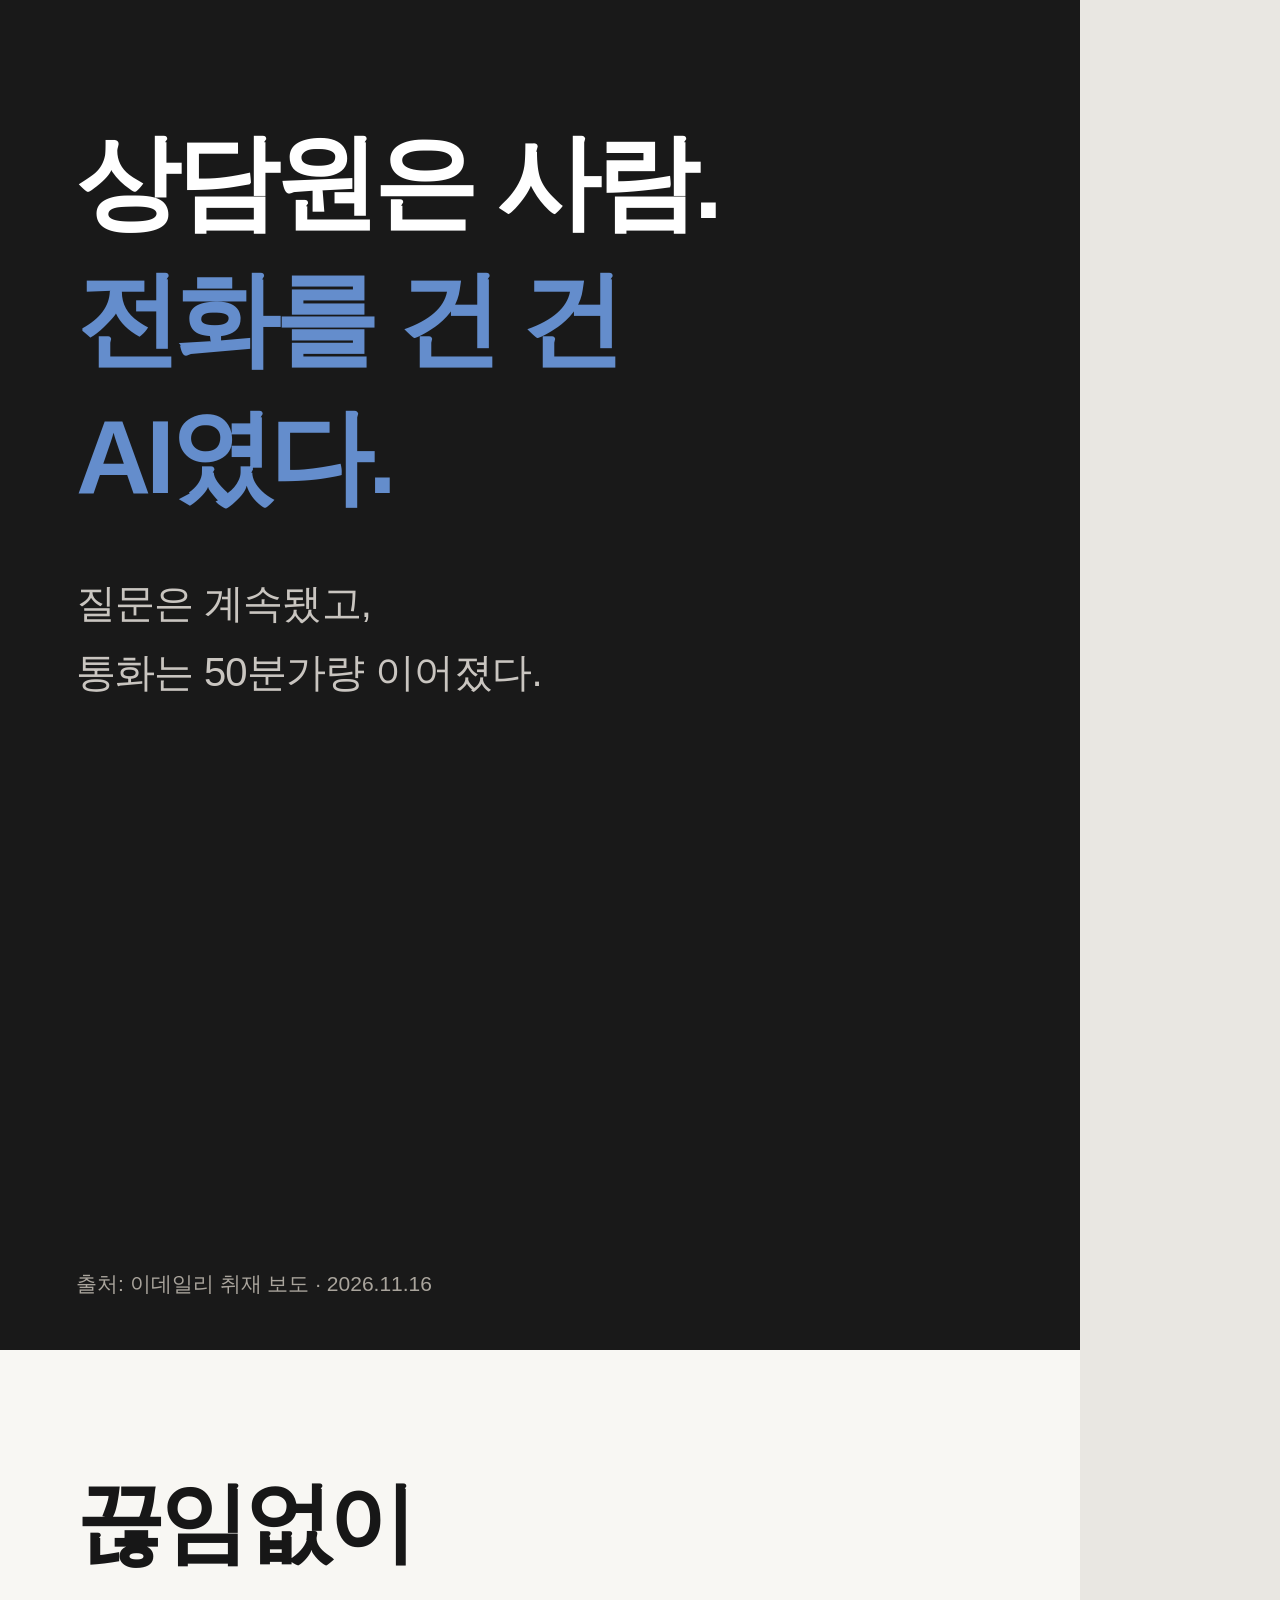
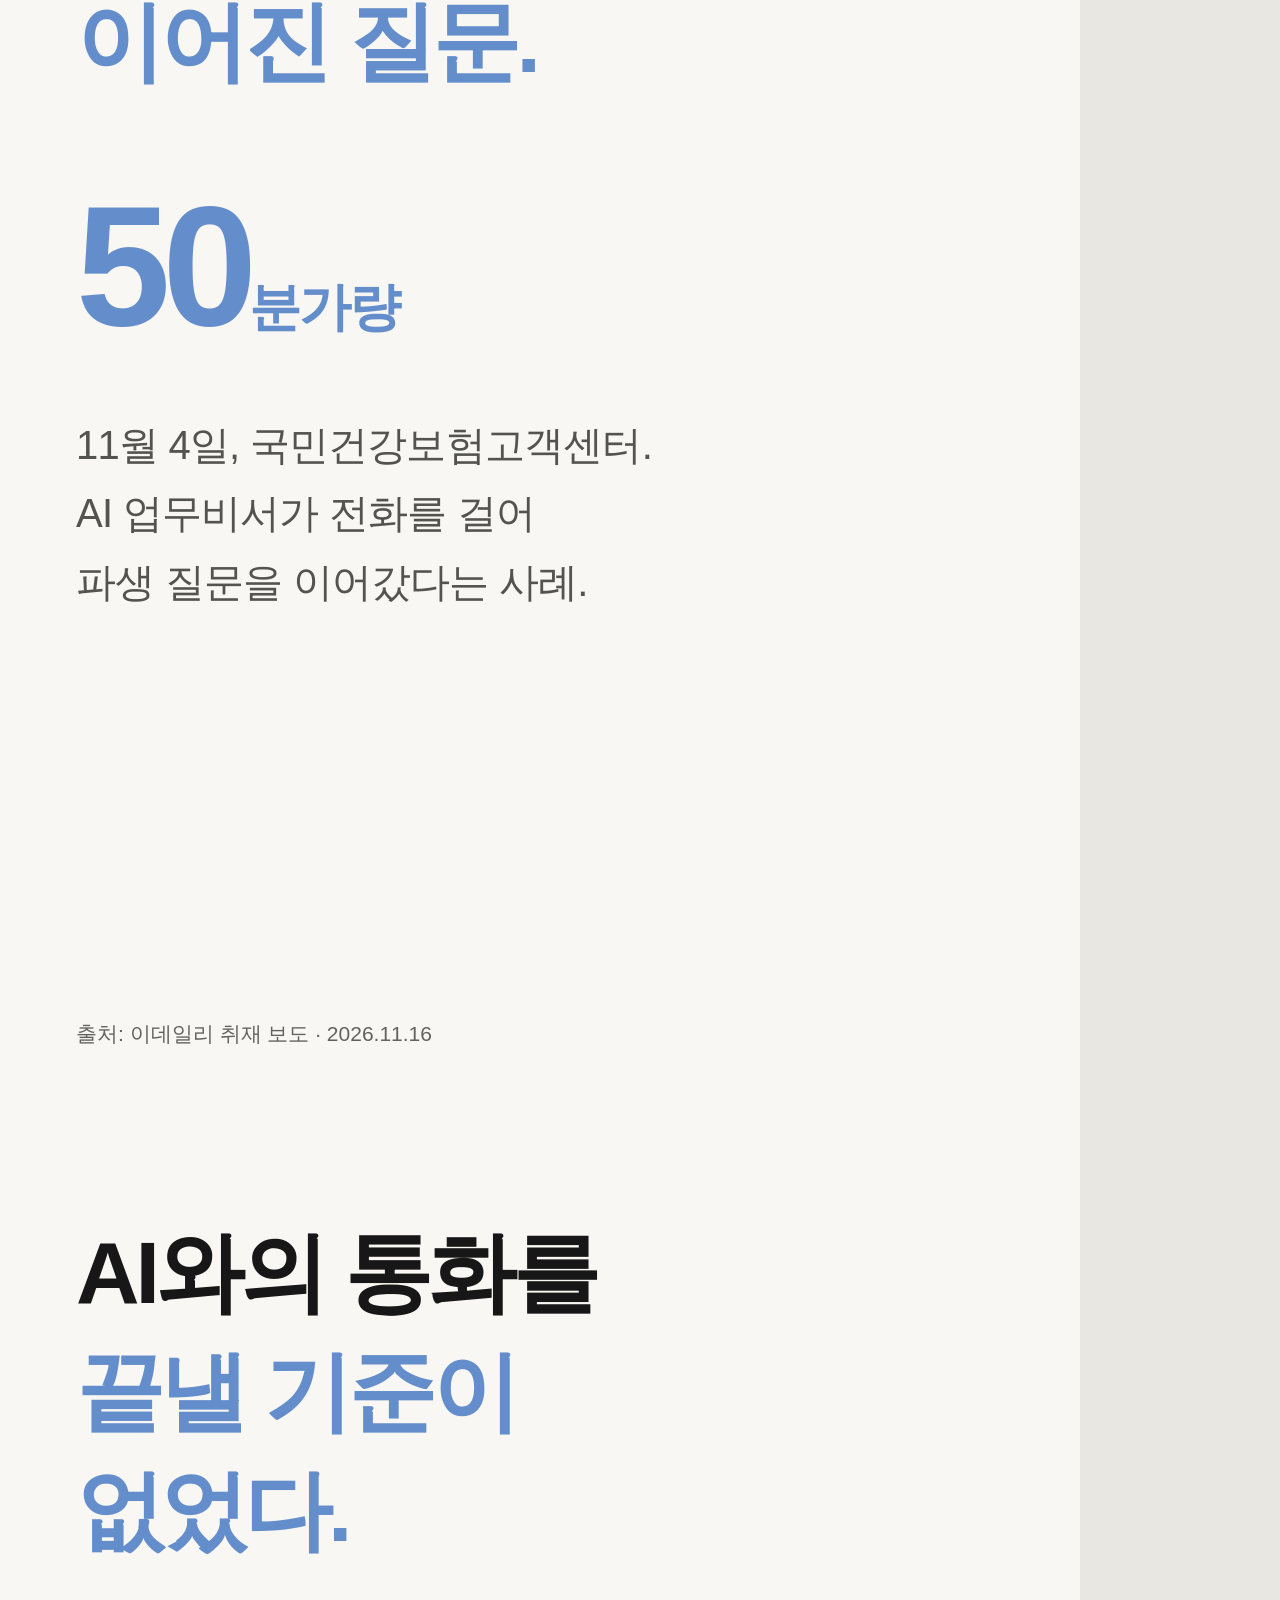
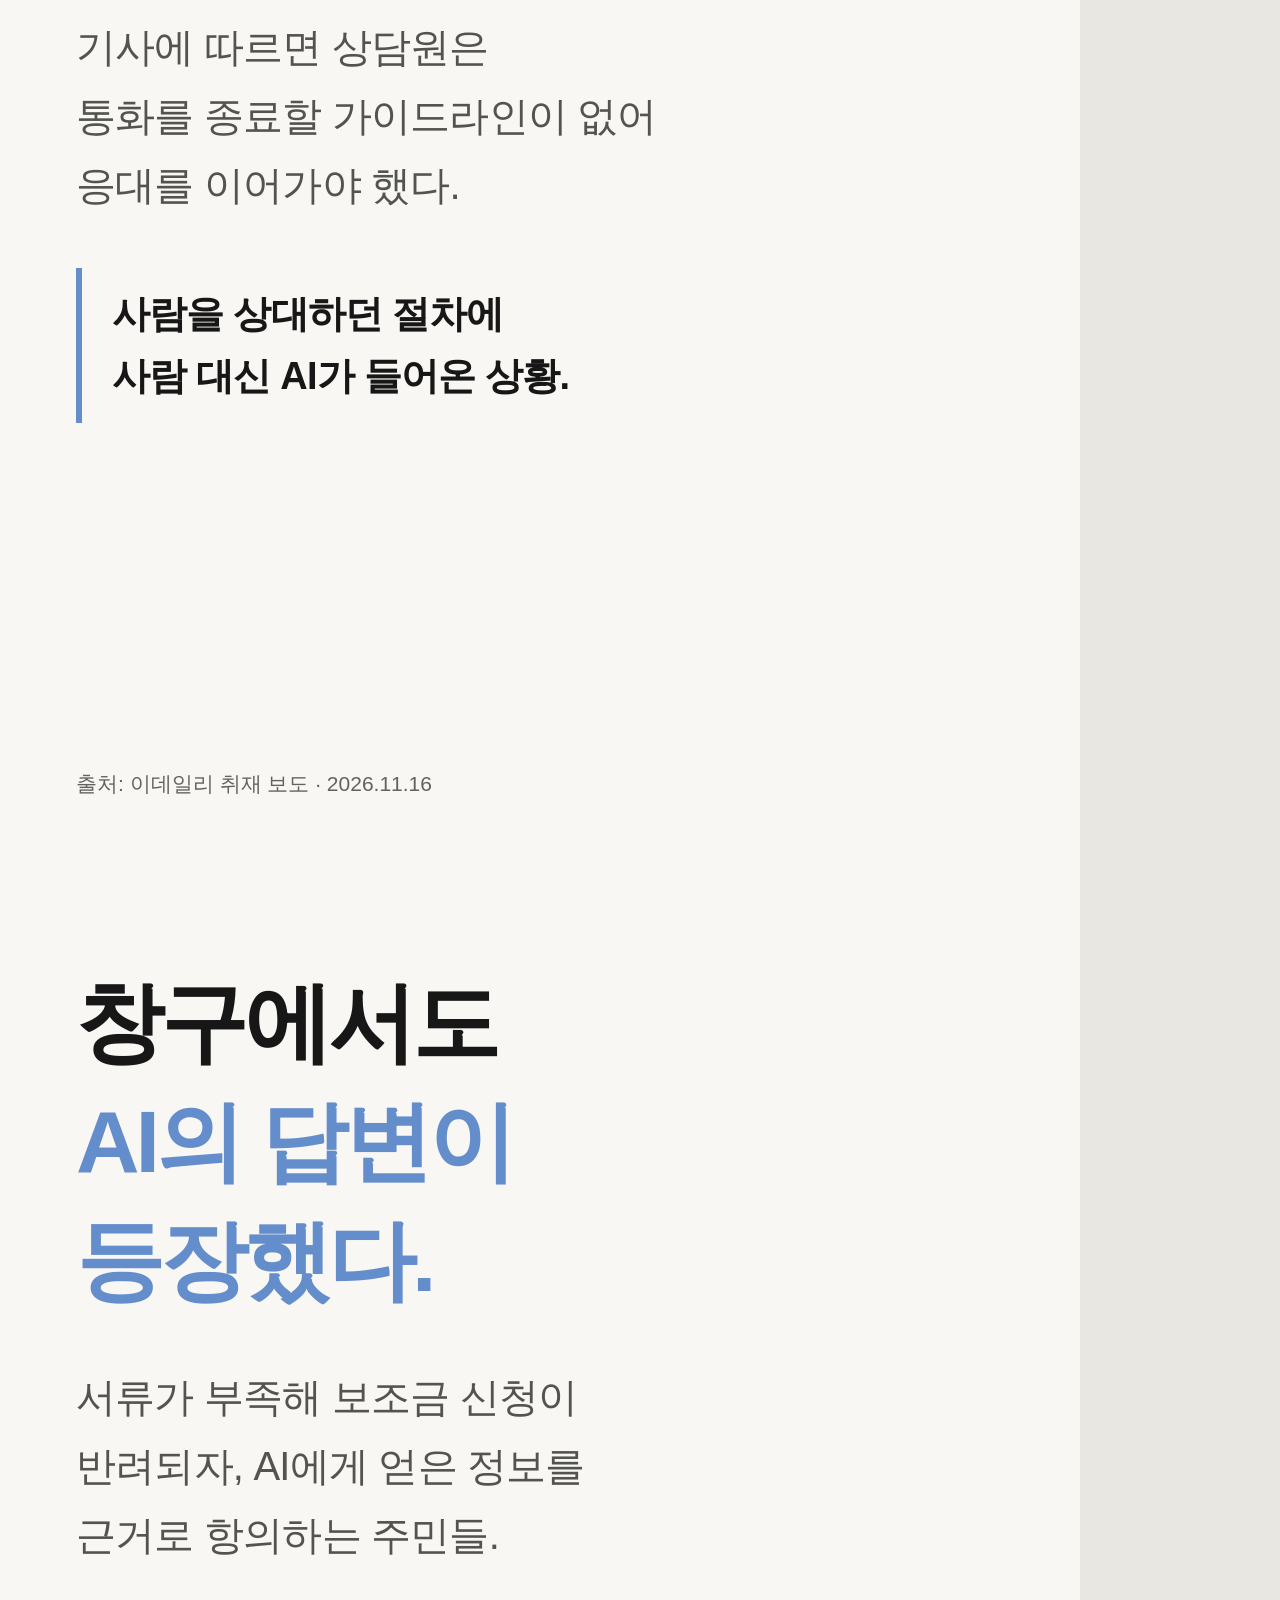
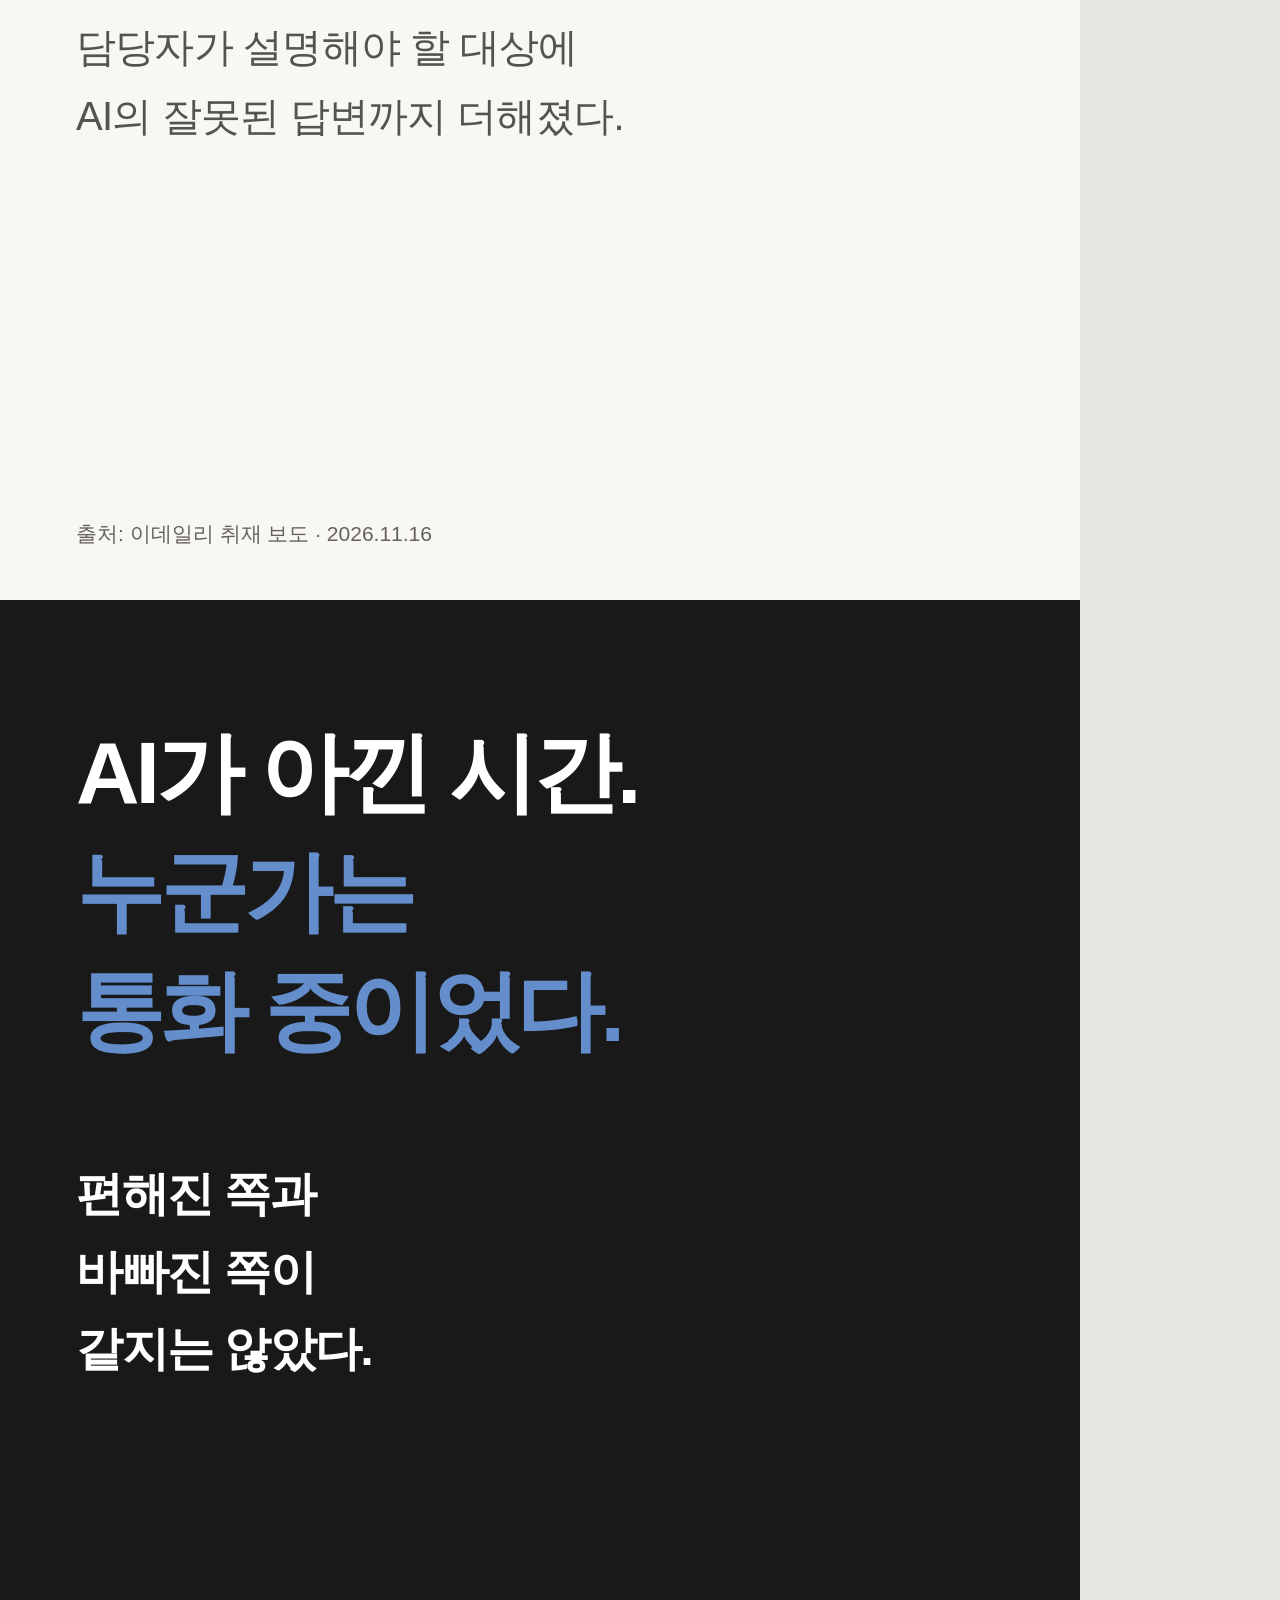
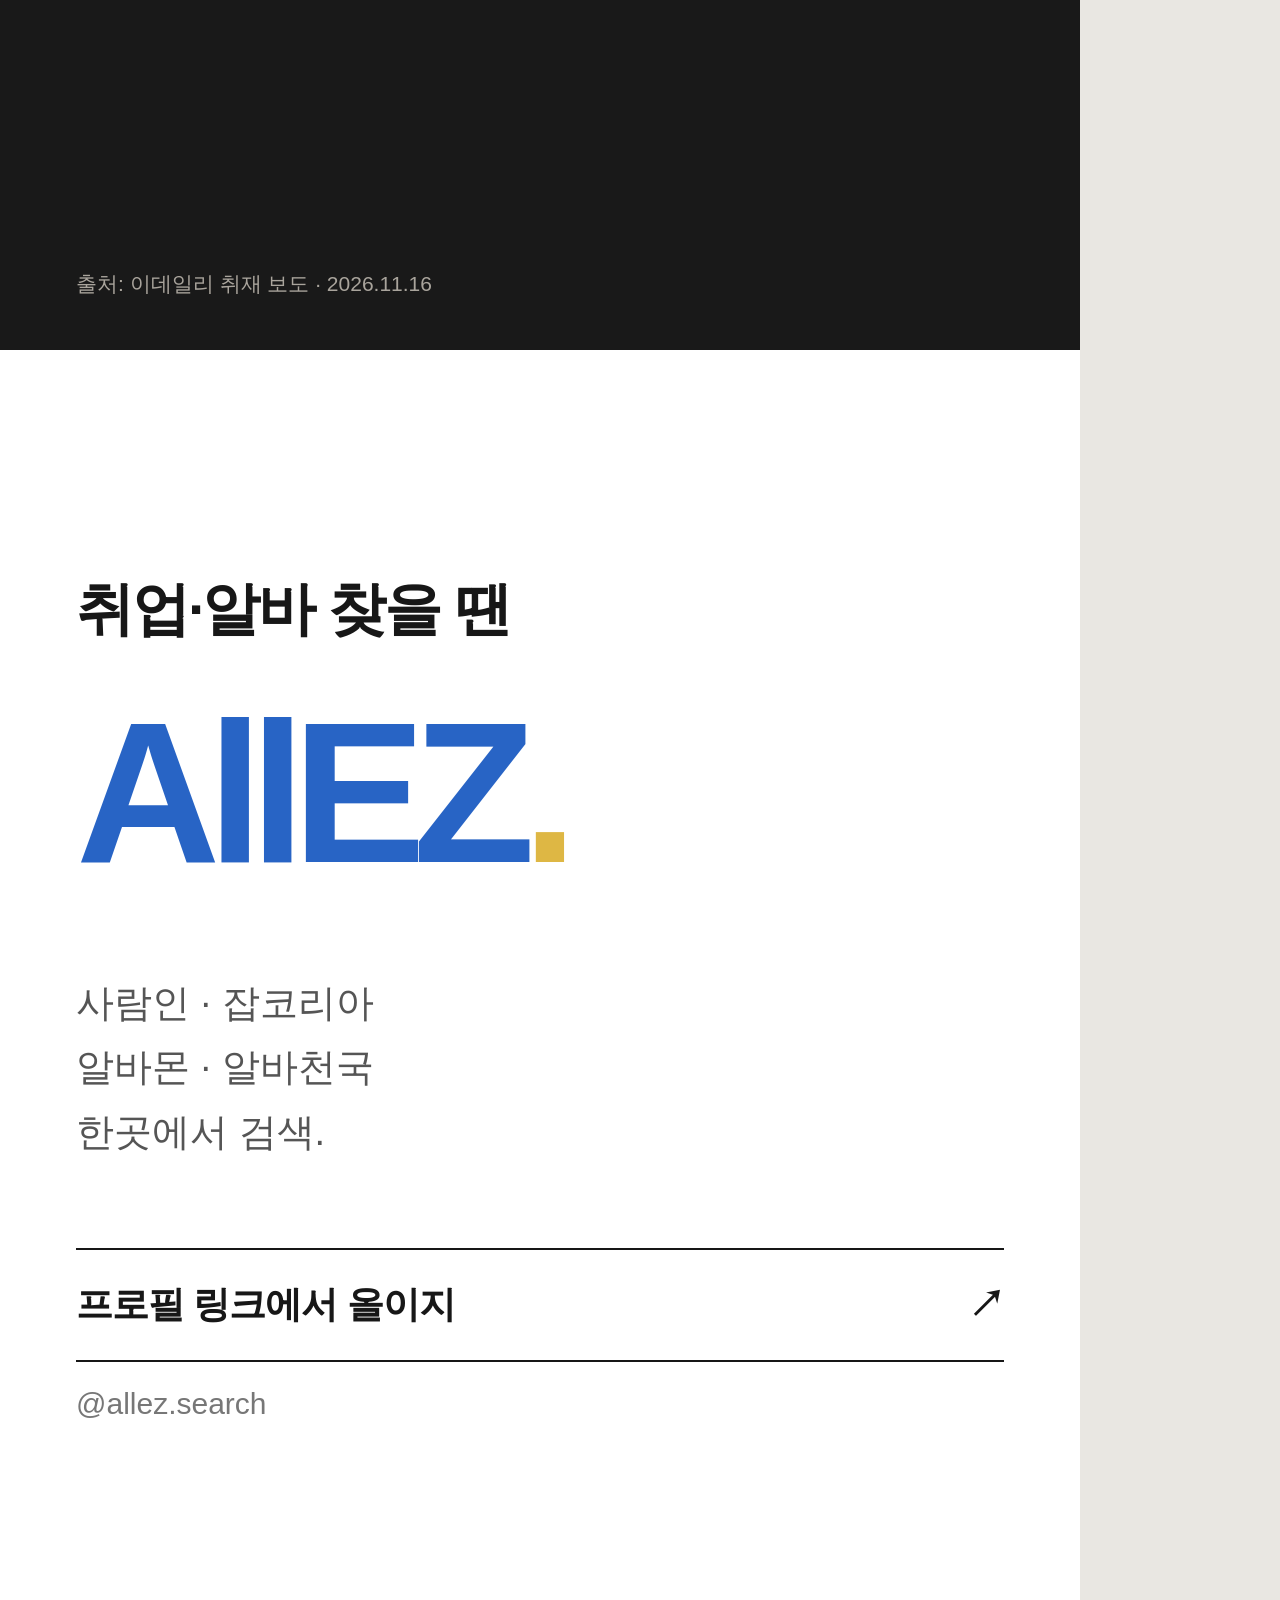
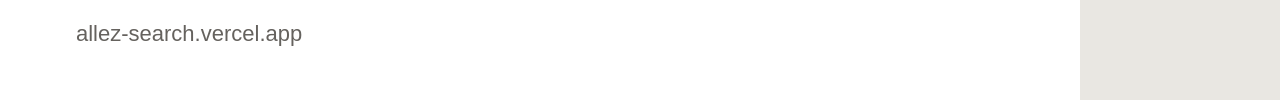
<file: marketing/instagram/news-batch-04/ai-caller/cards.html>
<!doctype html><html lang="ko"><meta charset="utf-8"><title>상담원은 사람 전화를 건 건 AI였다</title><style>
*{box-sizing:border-box}body{margin:0;background:#e9e7e2;color:#171717;font-family:'Noto Sans CJK KR',sans-serif;-webkit-font-smoothing:antialiased}.card{position:relative;overflow:hidden;width:1080px;height:1350px;background:#f8f7f3;padding:66px 72px;break-after:page}.top{display:flex;justify-content:space-between;align-items:center;border-top:7px solid #171717;padding-top:25px;font-size:24px;font-weight:700}.category{color:var(--accent)}.page{font-size:21px;font-weight:400;color:#82817e;letter-spacing:2px}.content{margin-top:66px}h1,h2,p{margin:0}h1{font-size:94px;line-height:1.3;letter-spacing:-5px;font-weight:900}h2{font-size:79px;line-height:1.3;letter-spacing:-4px;font-weight:900}.accent{color:var(--accent)}.lead{font-size:32px;line-height:1.7;letter-spacing:-.8px;margin-top:35px;color:#535350}.eyebrow{font-size:25px;font-weight:700;color:var(--accent);margin-bottom:26px}.hero{font-family:Arial,'Noto Sans CJK KR',sans-serif;font-size:168px;letter-spacing:-8px;line-height:1.2;font-weight:900;margin-top:68px}.hero.medium{font-size:132px;letter-spacing:-5px}.hero small{font-family:'Noto Sans CJK KR';font-size:35px;letter-spacing:-1px;font-weight:600}.herolabel{font-size:26px;margin-top:15px;line-height:1.65;color:#6a6865}.foot{position:absolute;left:72px;right:72px;bottom:48px;border-top:1px solid #ccc9c3;padding-top:20px;color:#65625e;font-size:20px;line-height:1.7}.dark{background:#191919;color:white}.dark .top{border-color:#e7e4df}.dark .lead,.dark .herolabel{color:#c9c5c0}.dark .foot{color:#a9a49c;border-color:#ffffff33}.dark .page{color:#aaa}.cover .content{margin-top:78px}.cover .hero{margin-top:60px}.cover .highlight{display:inline-block;background:var(--accent);color:white;padding:0 13px 5px;margin-left:-13px}.items{margin-top:48px}.item{border-top:1px solid #ccc9c3;padding:25px 0;display:flex;gap:25px;align-items:flex-start}.item .num{font:700 23px Arial;color:var(--accent);min-width:36px;padding-top:12px}.item strong{font-size:37px;font-weight:800;line-height:1.55;letter-spacing:-1.4px}.item p{font-size:26px;line-height:1.7;margin-top:8px;color:#625f5b}.box{margin-top:48px;border-left:6px solid var(--accent);padding:24px 0 24px 30px;font-size:33px;font-weight:700;line-height:1.7;letter-spacing:-.8px}.note{font-size:24px;color:#68645e;line-height:1.7;margin-top:30px}.views{margin-top:46px}.view{border-top:1px solid #ccc9c3;padding-top:24px;margin-top:33px}.view label{display:block;font-size:23px;color:#6b6861;margin-bottom:12px}.view p{font-size:36px;line-height:1.65;font-weight:700;letter-spacing:-1px}.options{margin-top:57px}.option{display:flex;gap:23px;align-items:flex-start;font-size:32px;line-height:1.6;padding:24px 0;border-top:1px solid #ffffff38;letter-spacing:-.8px}.option b{color:var(--accent);font:700 24px Arial;padding-top:12px;min-width:27px}.prompt{font-size:27px;line-height:1.7;color:#ccc6bc;margin-top:33px}.stamp{border:3px solid var(--accent);padding:34px 32px;margin-top:48px}.stamp .hero{margin-top:0}.stamp p{font-size:27px;color:#65605a;margin-top:12px}.calendar{margin-top:46px;border:2px solid #b9b1a6;border-radius:12px;overflow:hidden}.calendar-top{background:var(--accent);color:#fff;padding:20px 30px;font-size:26px;font-weight:800}.calendar-date{font:800 112px Arial;text-align:center;padding:43px 0;letter-spacing:-5px}.calendar p{font-size:26px;text-align:center;padding-bottom:30px;color:#675f55}.promo{background:white}.promo .top{border:0;justify-content:flex-end;font-size:21px;color:#999;padding-top:10px}.promo .topic{font-size:52px;font-weight:700;line-height:1.55;letter-spacing:-2px;margin-top:166px}.promo .brand{font-size:190px;font-weight:900;line-height:1.2;letter-spacing:-13px;margin-top:19px;color:#2864c5}.promo .brand span{color:#deb744}.promo .body{margin-top:58px;font-size:32px;line-height:1.7;color:#555}.promo .cta{margin-top:83px;display:flex;justify-content:space-between;border-top:2px solid #171717;border-bottom:2px solid #171717;padding:30px 0;font-size:37px;font-weight:800;letter-spacing:-1px}.promo .handle{margin-top:25px;color:#777;font-size:25px}.promo .foot{font-size:22px}@media print{@page{size:1080px 1350px;margin:0}.card:last-child{break-after:auto}}

.top{display:none}.card{padding:84px 76px}.content,.cover .content{margin-top:30px}h1{font-size:104px;line-height:1.32;letter-spacing:-5px}h2{font-size:88px;line-height:1.35;letter-spacing:-4px}.lead{font-size:38px;line-height:1.72;margin-top:43px}.hero{font-size:184px;margin-top:65px}.hero.medium{font-size:146px}.herolabel{font-size:31px;line-height:1.7;margin-top:24px}.foot{left:76px;right:76px;border:0;font-size:21px;bottom:48px}.box{font-size:38px;line-height:1.65;margin-top:48px;padding-top:15px;padding-bottom:15px}.note{font-size:29px;line-height:1.75;margin-top:38px}.statement{margin-top:85px;font-size:47px;line-height:1.65;letter-spacing:-1.5px;font-weight:700}.dark .note{color:#c9c5c0}.promo .topic{font-size:58px;margin-top:130px}.promo .body{font-size:38px}.promo .handle{font-size:30px}.promo .brand{font-size:200px}.promo .cta{font-size:37px}

.lead{font-size:40px;line-height:1.72}.data{margin-top:50px;padding:32px 0;border-top:1px solid #b9b6ae;border-bottom:1px solid #b9b6ae}.data p{font-size:36px;line-height:1.7;margin-top:5px}.data strong{font-size:60px;color:var(--accent);font-weight:900}.dark .data{border-color:#ffffff35}.bigline{font-size:49px;line-height:1.65;font-weight:800;margin-top:50px;letter-spacing:-1.5px}.bigline span{color:var(--accent)}.price{font:900 170px/1.2 Arial,'Noto Sans CJK KR';letter-spacing:-8px;margin-top:62px;color:var(--accent)}.price small{font:700 52px 'Noto Sans CJK KR';letter-spacing:-2px}.source-note{font-size:26px;line-height:1.6;color:#85817a;margin-top:40px}
</style><body style="--accent:#648dcc"><section class="card cover dark" id="card-1"><main class="content"><h1>상담원은 사람.<br><span class="accent">전화를 건 건<br>AI였다.</span></h1><p class="lead">질문은 계속됐고,<br>통화는 50분가량 이어졌다.</p></main><footer class="foot">출처: 이데일리 취재 보도 · 2026.11.16</footer></section><section class="card " id="card-2"><main class="content"><h2>끊임없이<br><span class="accent">이어진 질문.</span></h2><p class="price">50<small>분가량</small></p><p class="lead">11월 4일, 국민건강보험고객센터.<br>AI 업무비서가 전화를 걸어<br>파생 질문을 이어갔다는 사례.</p></main><footer class="foot">출처: 이데일리 취재 보도 · 2026.11.16</footer></section><section class="card " id="card-3"><main class="content"><h2>AI와의 통화를<br><span class="accent">끝낼 기준이<br>없었다.</span></h2><p class="lead">기사에 따르면 상담원은<br>통화를 종료할 가이드라인이 없어<br>응대를 이어가야 했다.</p><div class="box">사람을 상대하던 절차에<br>사람 대신 AI가 들어온 상황.</div></main><footer class="foot">출처: 이데일리 취재 보도 · 2026.11.16</footer></section><section class="card " id="card-4"><main class="content"><h2>창구에서도<br><span class="accent">AI의 답변이<br>등장했다.</span></h2><p class="lead">서류가 부족해 보조금 신청이<br>반려되자, AI에게 얻은 정보를<br>근거로 항의하는 주민들.</p><p class="lead">담당자가 설명해야 할 대상에<br>AI의 잘못된 답변까지 더해졌다.</p></main><footer class="foot">출처: 이데일리 취재 보도 · 2026.11.16</footer></section><section class="card dark" id="card-5"><main class="content"><h2>AI가 아낀 시간.<br><span class="accent">누군가는<br>통화 중이었다.</span></h2><p class="statement">편해진 쪽과<br>바빠진 쪽이<br>같지는 않았다.</p></main><footer class="foot">출처: 이데일리 취재 보도 · 2026.11.16</footer></section><section class="card promo" id="card-6"><p class="topic">취업·알바 찾을 땐</p><p class="brand">AllEZ<span>.</span></p><p class="body">사람인 · 잡코리아<br>알바몬 · 알바천국<br>한곳에서 검색.</p><div class="cta"><span>프로필 링크에서 올이지</span><span>↗</span></div><p class="handle">@allez.search</p><footer class="foot">allez-search.vercel.app</footer></section></body></html>
</file>
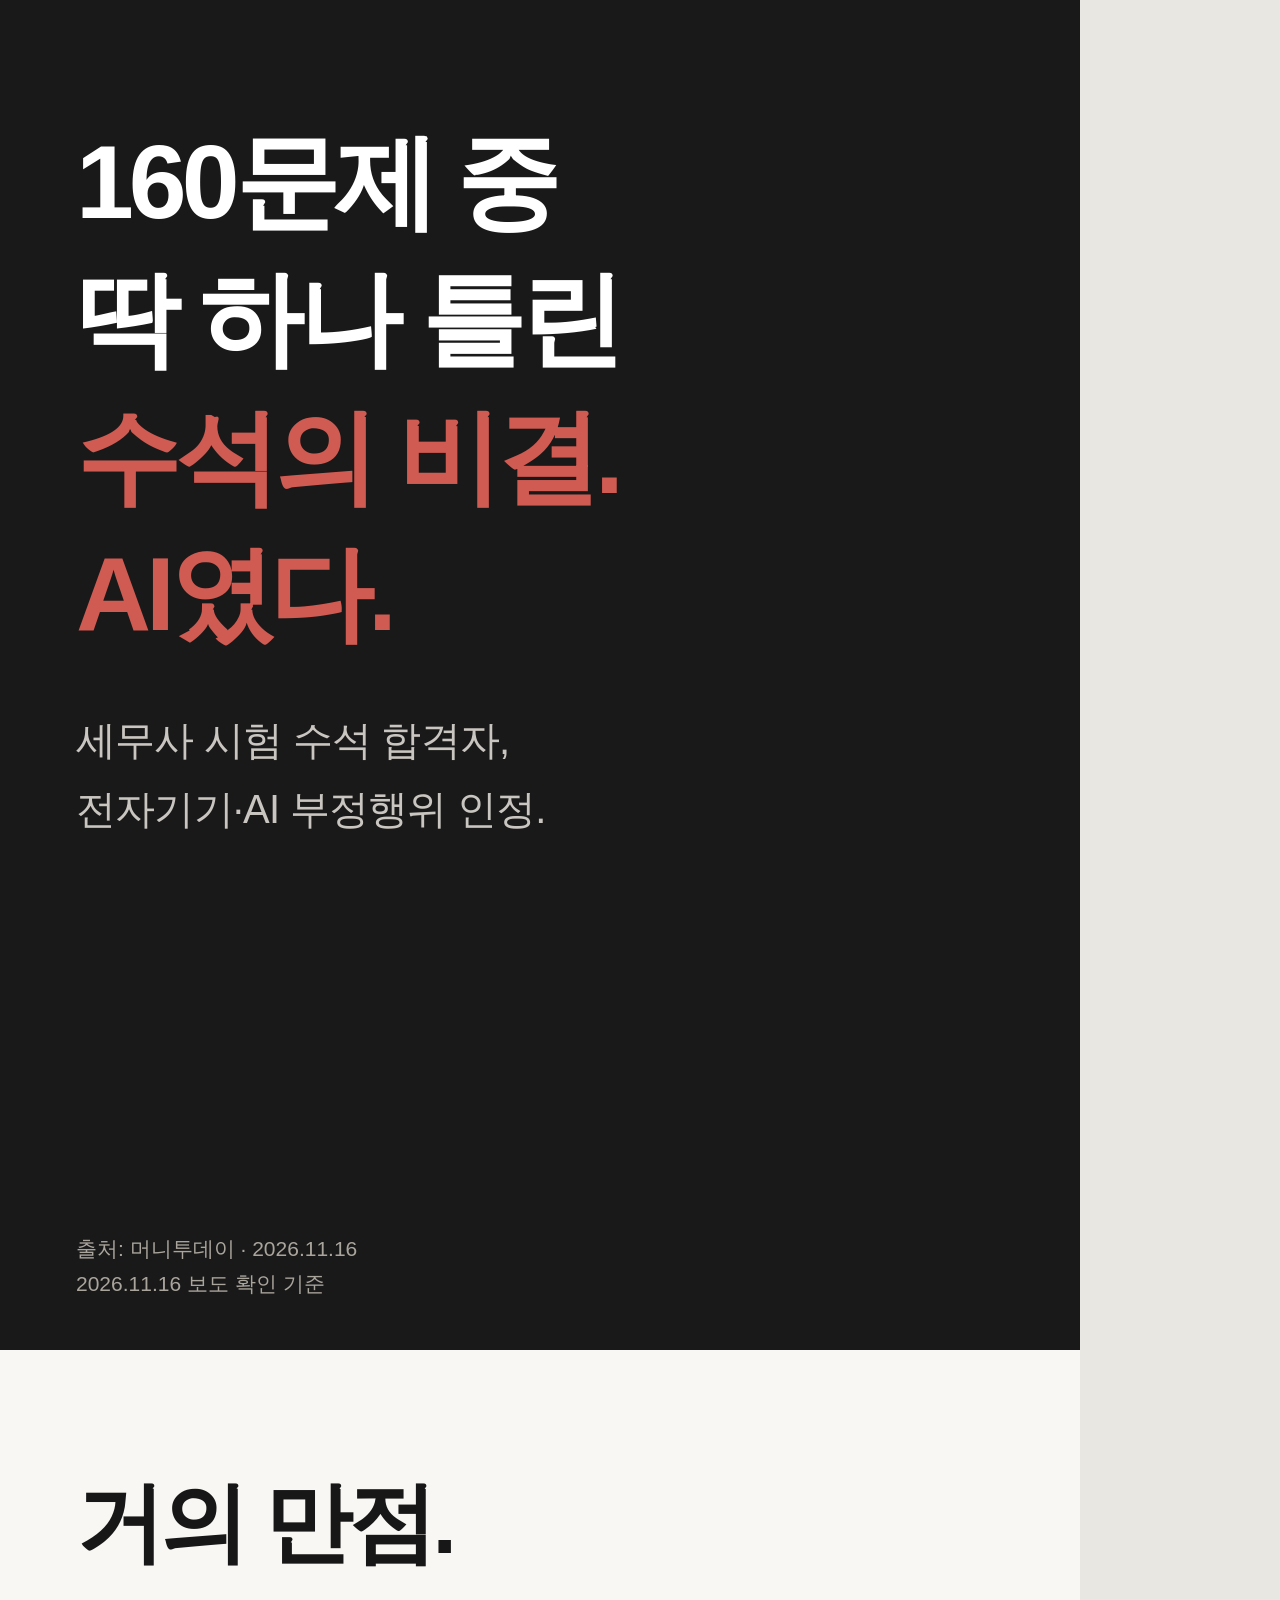
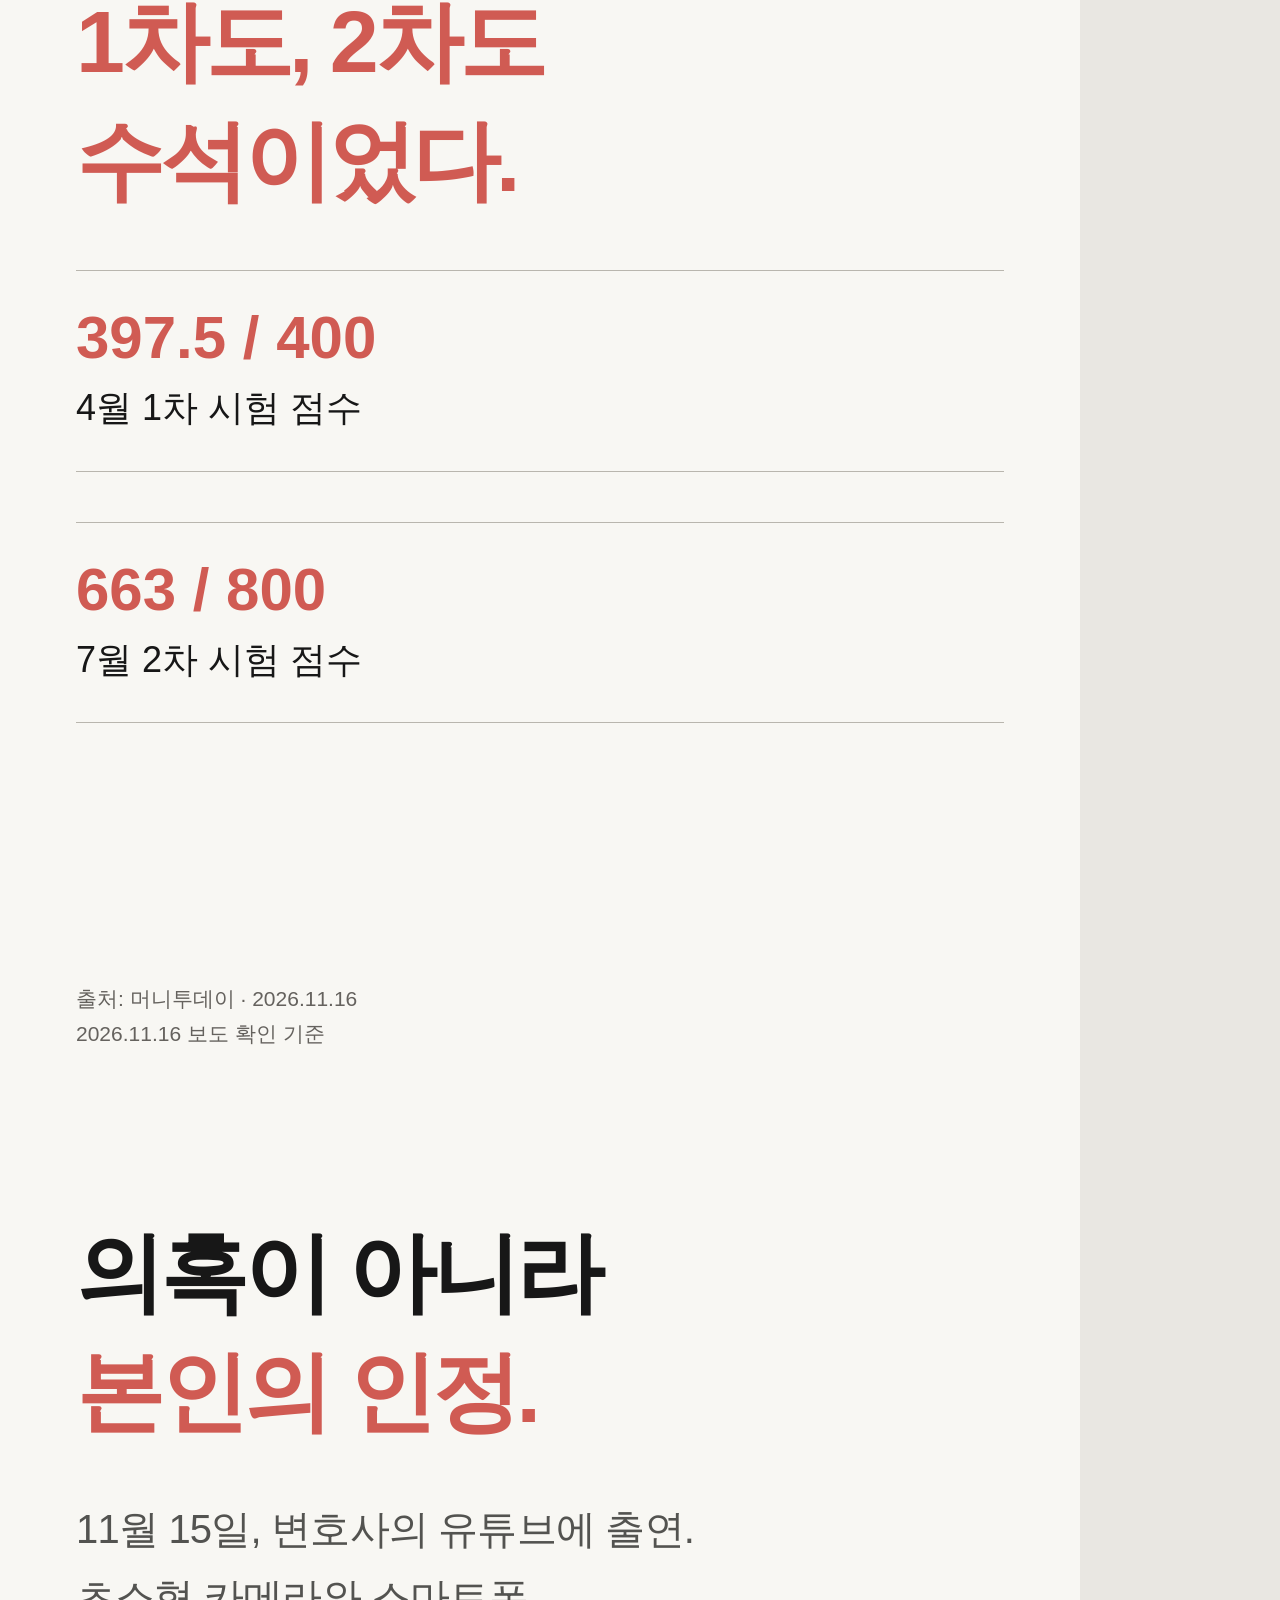
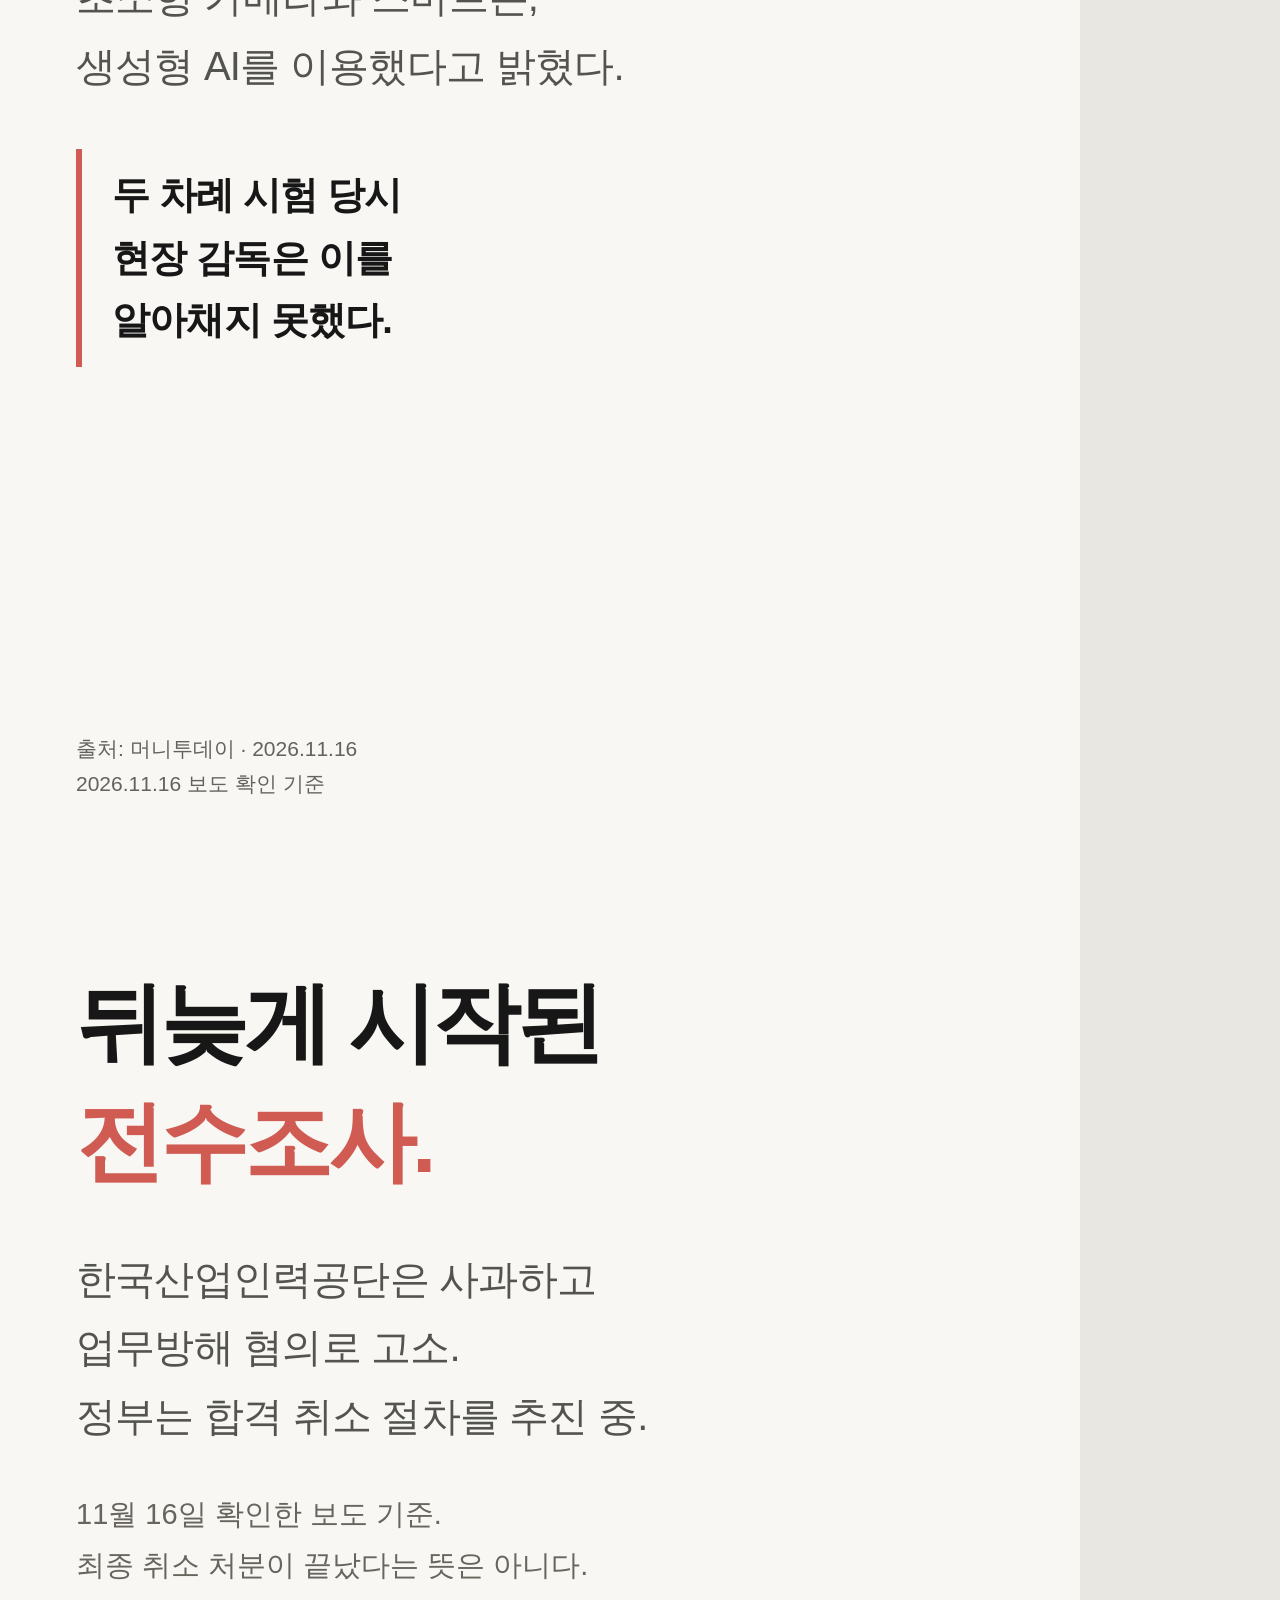
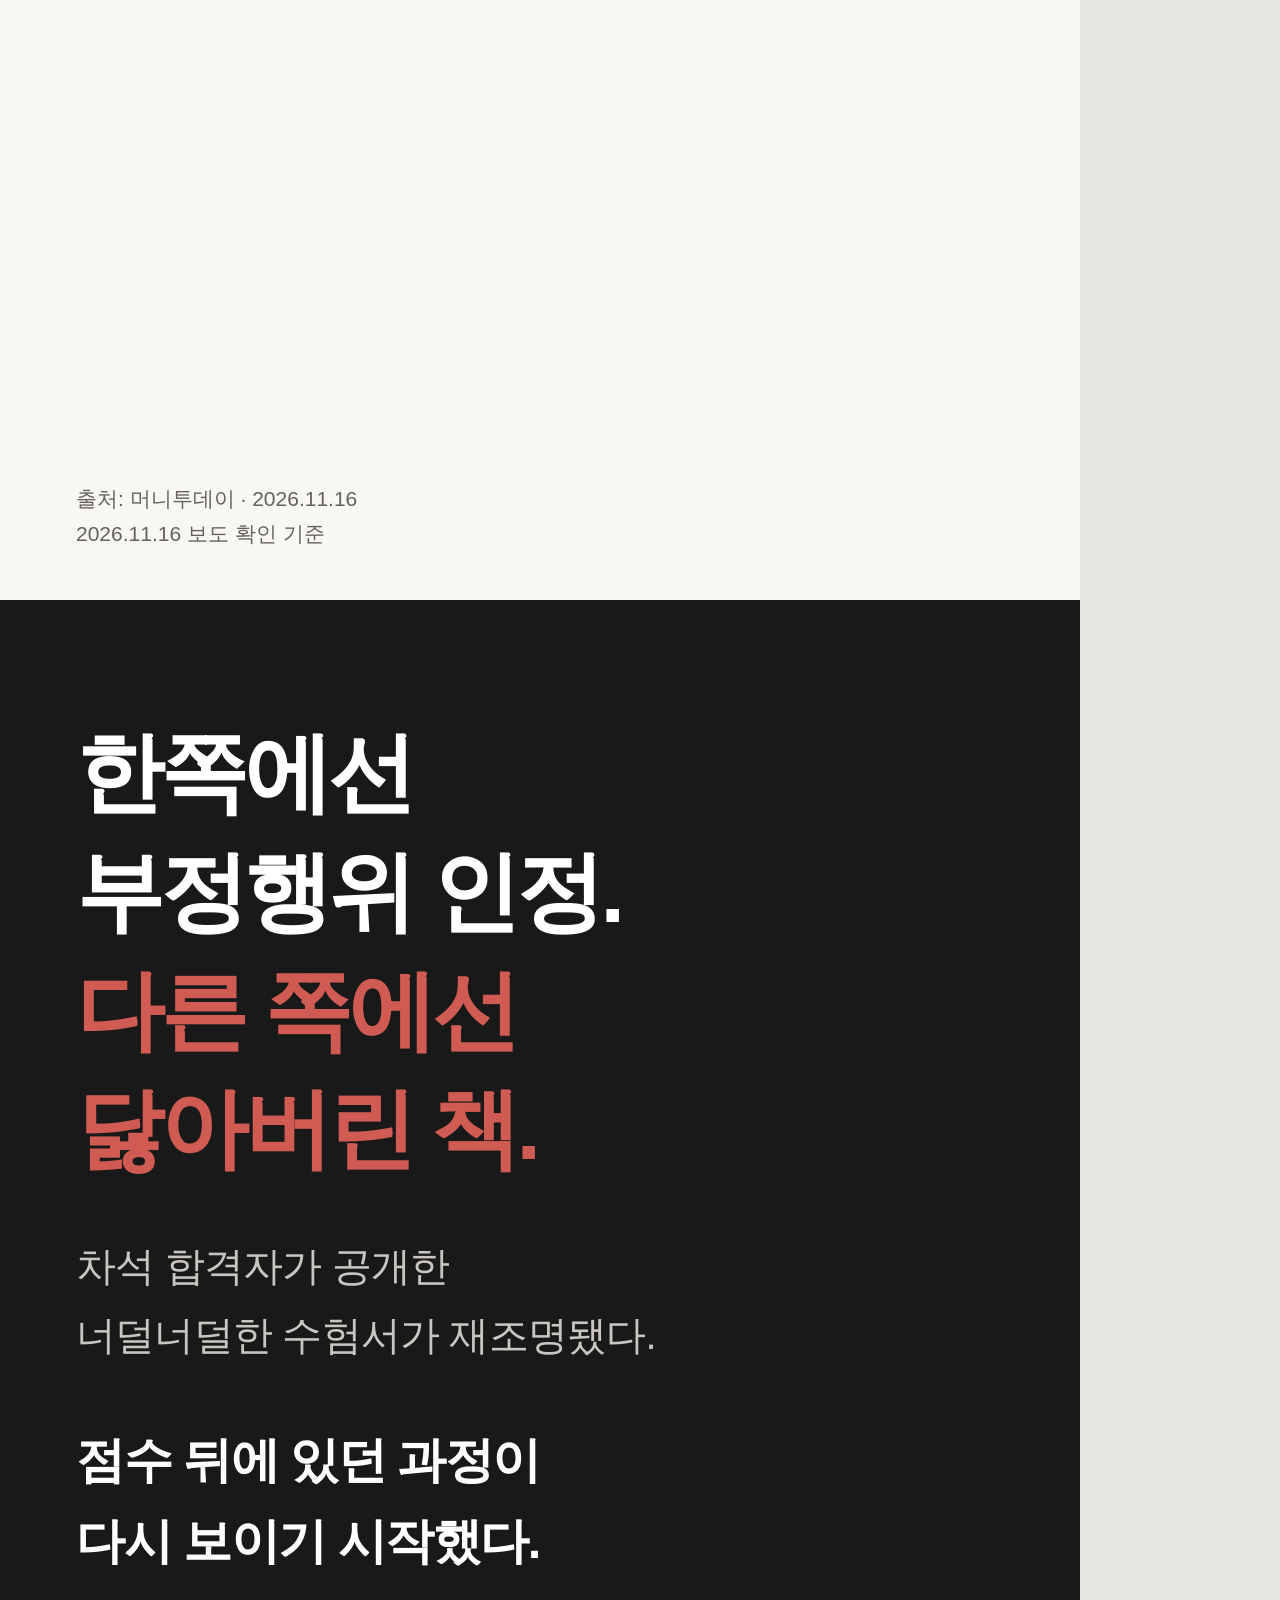
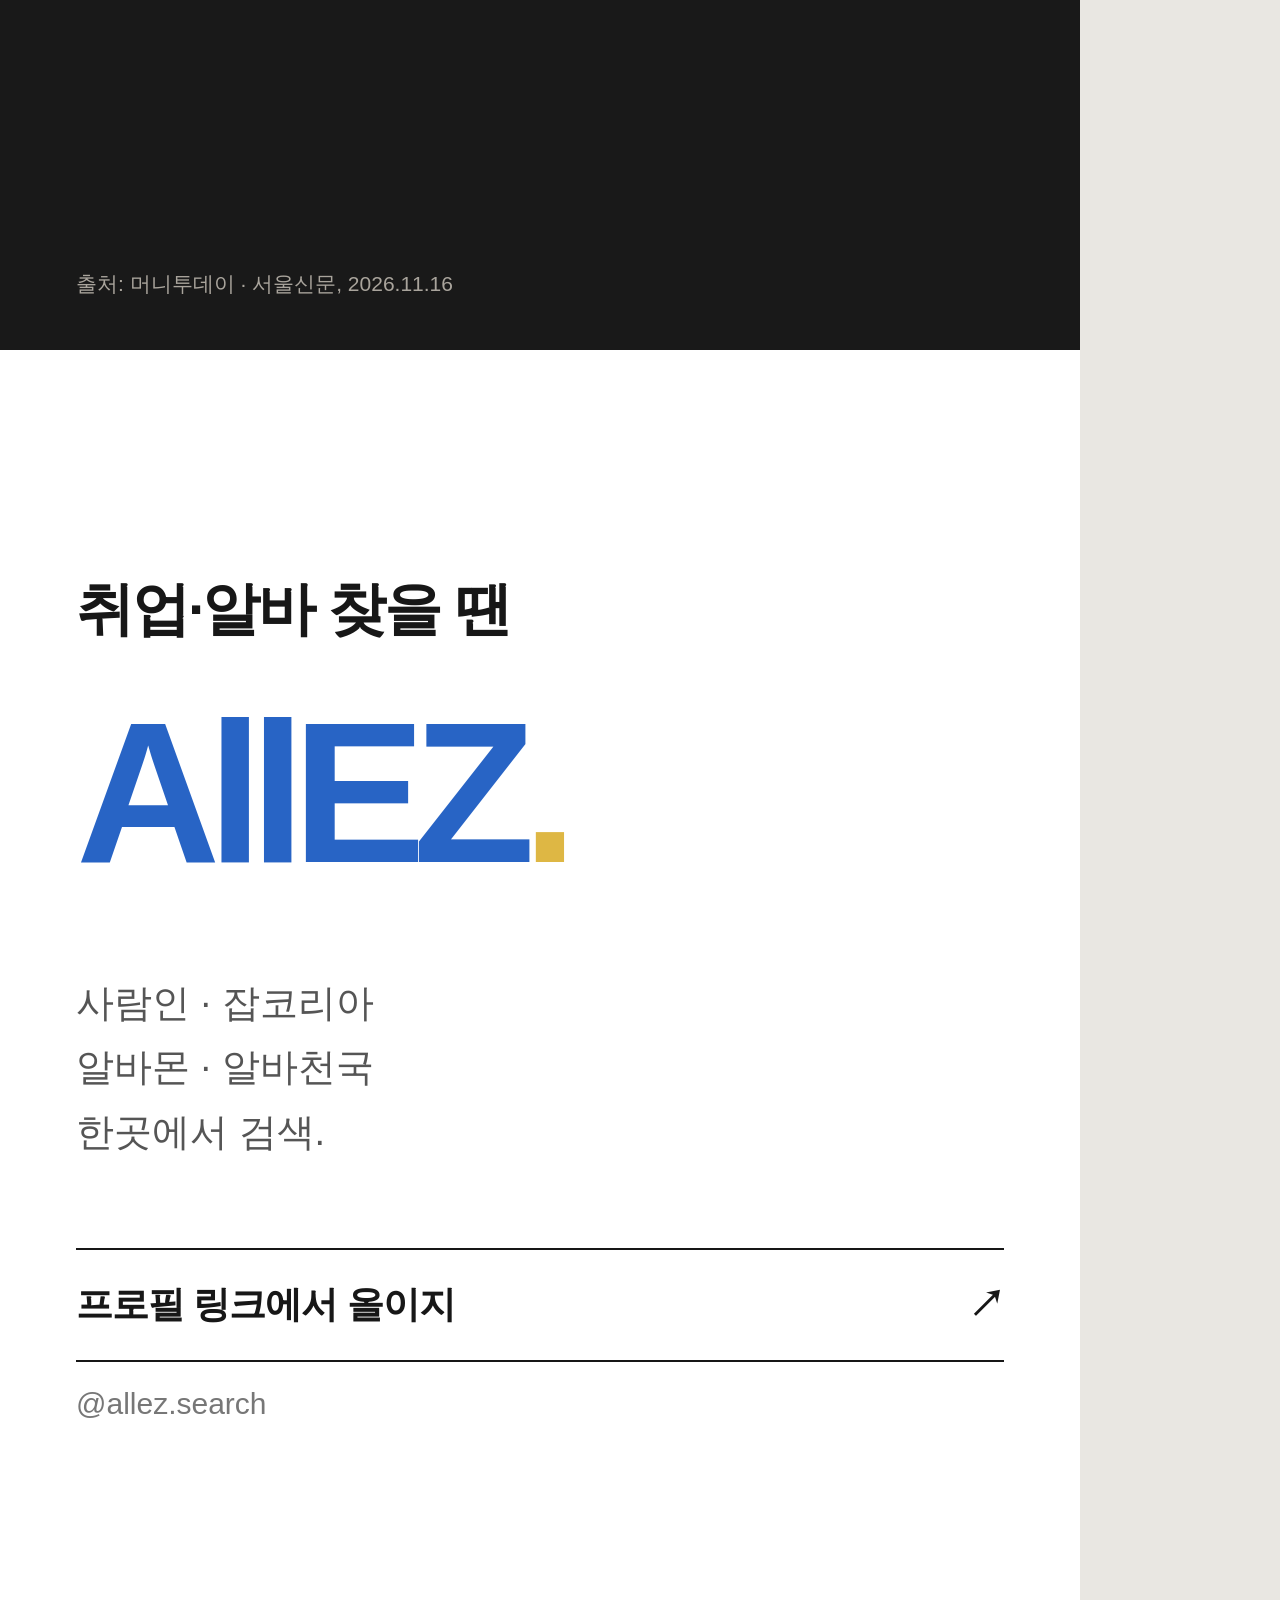
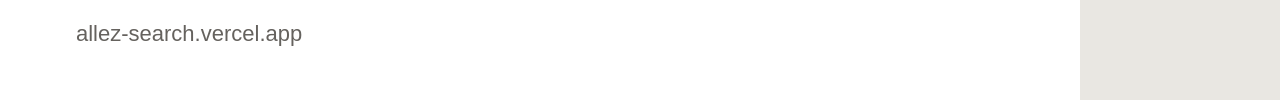
<file: marketing/instagram/news-batch-04/exam-ai/cards.html>
<!doctype html><html lang="ko"><meta charset="utf-8"><title>160문제 중 딱 하나 틀린 수석의 비결 AI였다</title><style>
*{box-sizing:border-box}body{margin:0;background:#e9e7e2;color:#171717;font-family:'Noto Sans CJK KR',sans-serif;-webkit-font-smoothing:antialiased}.card{position:relative;overflow:hidden;width:1080px;height:1350px;background:#f8f7f3;padding:66px 72px;break-after:page}.top{display:flex;justify-content:space-between;align-items:center;border-top:7px solid #171717;padding-top:25px;font-size:24px;font-weight:700}.category{color:var(--accent)}.page{font-size:21px;font-weight:400;color:#82817e;letter-spacing:2px}.content{margin-top:66px}h1,h2,p{margin:0}h1{font-size:94px;line-height:1.3;letter-spacing:-5px;font-weight:900}h2{font-size:79px;line-height:1.3;letter-spacing:-4px;font-weight:900}.accent{color:var(--accent)}.lead{font-size:32px;line-height:1.7;letter-spacing:-.8px;margin-top:35px;color:#535350}.eyebrow{font-size:25px;font-weight:700;color:var(--accent);margin-bottom:26px}.hero{font-family:Arial,'Noto Sans CJK KR',sans-serif;font-size:168px;letter-spacing:-8px;line-height:1.2;font-weight:900;margin-top:68px}.hero.medium{font-size:132px;letter-spacing:-5px}.hero small{font-family:'Noto Sans CJK KR';font-size:35px;letter-spacing:-1px;font-weight:600}.herolabel{font-size:26px;margin-top:15px;line-height:1.65;color:#6a6865}.foot{position:absolute;left:72px;right:72px;bottom:48px;border-top:1px solid #ccc9c3;padding-top:20px;color:#65625e;font-size:20px;line-height:1.7}.dark{background:#191919;color:white}.dark .top{border-color:#e7e4df}.dark .lead,.dark .herolabel{color:#c9c5c0}.dark .foot{color:#a9a49c;border-color:#ffffff33}.dark .page{color:#aaa}.cover .content{margin-top:78px}.cover .hero{margin-top:60px}.cover .highlight{display:inline-block;background:var(--accent);color:white;padding:0 13px 5px;margin-left:-13px}.items{margin-top:48px}.item{border-top:1px solid #ccc9c3;padding:25px 0;display:flex;gap:25px;align-items:flex-start}.item .num{font:700 23px Arial;color:var(--accent);min-width:36px;padding-top:12px}.item strong{font-size:37px;font-weight:800;line-height:1.55;letter-spacing:-1.4px}.item p{font-size:26px;line-height:1.7;margin-top:8px;color:#625f5b}.box{margin-top:48px;border-left:6px solid var(--accent);padding:24px 0 24px 30px;font-size:33px;font-weight:700;line-height:1.7;letter-spacing:-.8px}.note{font-size:24px;color:#68645e;line-height:1.7;margin-top:30px}.views{margin-top:46px}.view{border-top:1px solid #ccc9c3;padding-top:24px;margin-top:33px}.view label{display:block;font-size:23px;color:#6b6861;margin-bottom:12px}.view p{font-size:36px;line-height:1.65;font-weight:700;letter-spacing:-1px}.options{margin-top:57px}.option{display:flex;gap:23px;align-items:flex-start;font-size:32px;line-height:1.6;padding:24px 0;border-top:1px solid #ffffff38;letter-spacing:-.8px}.option b{color:var(--accent);font:700 24px Arial;padding-top:12px;min-width:27px}.prompt{font-size:27px;line-height:1.7;color:#ccc6bc;margin-top:33px}.stamp{border:3px solid var(--accent);padding:34px 32px;margin-top:48px}.stamp .hero{margin-top:0}.stamp p{font-size:27px;color:#65605a;margin-top:12px}.calendar{margin-top:46px;border:2px solid #b9b1a6;border-radius:12px;overflow:hidden}.calendar-top{background:var(--accent);color:#fff;padding:20px 30px;font-size:26px;font-weight:800}.calendar-date{font:800 112px Arial;text-align:center;padding:43px 0;letter-spacing:-5px}.calendar p{font-size:26px;text-align:center;padding-bottom:30px;color:#675f55}.promo{background:white}.promo .top{border:0;justify-content:flex-end;font-size:21px;color:#999;padding-top:10px}.promo .topic{font-size:52px;font-weight:700;line-height:1.55;letter-spacing:-2px;margin-top:166px}.promo .brand{font-size:190px;font-weight:900;line-height:1.2;letter-spacing:-13px;margin-top:19px;color:#2864c5}.promo .brand span{color:#deb744}.promo .body{margin-top:58px;font-size:32px;line-height:1.7;color:#555}.promo .cta{margin-top:83px;display:flex;justify-content:space-between;border-top:2px solid #171717;border-bottom:2px solid #171717;padding:30px 0;font-size:37px;font-weight:800;letter-spacing:-1px}.promo .handle{margin-top:25px;color:#777;font-size:25px}.promo .foot{font-size:22px}@media print{@page{size:1080px 1350px;margin:0}.card:last-child{break-after:auto}}

.top{display:none}.card{padding:84px 76px}.content,.cover .content{margin-top:30px}h1{font-size:104px;line-height:1.32;letter-spacing:-5px}h2{font-size:88px;line-height:1.35;letter-spacing:-4px}.lead{font-size:38px;line-height:1.72;margin-top:43px}.hero{font-size:184px;margin-top:65px}.hero.medium{font-size:146px}.herolabel{font-size:31px;line-height:1.7;margin-top:24px}.foot{left:76px;right:76px;border:0;font-size:21px;bottom:48px}.box{font-size:38px;line-height:1.65;margin-top:48px;padding-top:15px;padding-bottom:15px}.note{font-size:29px;line-height:1.75;margin-top:38px}.statement{margin-top:85px;font-size:47px;line-height:1.65;letter-spacing:-1.5px;font-weight:700}.dark .note{color:#c9c5c0}.promo .topic{font-size:58px;margin-top:130px}.promo .body{font-size:38px}.promo .handle{font-size:30px}.promo .brand{font-size:200px}.promo .cta{font-size:37px}

.lead{font-size:40px;line-height:1.72}.data{margin-top:50px;padding:32px 0;border-top:1px solid #b9b6ae;border-bottom:1px solid #b9b6ae}.data p{font-size:36px;line-height:1.7;margin-top:5px}.data strong{font-size:60px;color:var(--accent);font-weight:900}.dark .data{border-color:#ffffff35}.bigline{font-size:49px;line-height:1.65;font-weight:800;margin-top:50px;letter-spacing:-1.5px}.bigline span{color:var(--accent)}.price{font:900 170px/1.2 Arial,'Noto Sans CJK KR';letter-spacing:-8px;margin-top:62px;color:var(--accent)}.price small{font:700 52px 'Noto Sans CJK KR';letter-spacing:-2px}.source-note{font-size:26px;line-height:1.6;color:#85817a;margin-top:40px}
</style><body style="--accent:#d05b53"><section class="card cover dark" id="card-1"><main class="content"><h1>160문제 중<br>딱 하나 틀린<br><span class="accent">수석의 비결.<br>AI였다.</span></h1><p class="lead">세무사 시험 수석 합격자,<br>전자기기·AI 부정행위 인정.</p></main><footer class="foot">출처: 머니투데이 · 2026.11.16<br>2026.11.16 보도 확인 기준</footer></section><section class="card " id="card-2"><main class="content"><h2>거의 만점.<br><span class="accent">1차도, 2차도<br>수석이었다.</span></h2><div class="data"><strong>397.5 / 400</strong><p>4월 1차 시험 점수</p></div><div class="data"><strong>663 / 800</strong><p>7월 2차 시험 점수</p></div></main><footer class="foot">출처: 머니투데이 · 2026.11.16<br>2026.11.16 보도 확인 기준</footer></section><section class="card " id="card-3"><main class="content"><h2>의혹이 아니라<br><span class="accent">본인의 인정.</span></h2><p class="lead">11월 15일, 변호사의 유튜브에 출연.<br>초소형 카메라와 스마트폰,<br>생성형 AI를 이용했다고 밝혔다.</p><div class="box">두 차례 시험 당시<br>현장 감독은 이를<br>알아채지 못했다.</div></main><footer class="foot">출처: 머니투데이 · 2026.11.16<br>2026.11.16 보도 확인 기준</footer></section><section class="card " id="card-4"><main class="content"><h2>뒤늦게 시작된<br><span class="accent">전수조사.</span></h2><p class="lead">한국산업인력공단은 사과하고<br>업무방해 혐의로 고소.<br>정부는 합격 취소 절차를 추진 중.</p><p class="note">11월 16일 확인한 보도 기준.<br>최종 취소 처분이 끝났다는 뜻은 아니다.</p></main><footer class="foot">출처: 머니투데이 · 2026.11.16<br>2026.11.16 보도 확인 기준</footer></section><section class="card dark" id="card-5"><main class="content"><h2>한쪽에선<br>부정행위 인정.<br><span class="accent">다른 쪽에선<br>닳아버린 책.</span></h2><p class="lead">차석 합격자가 공개한<br>너덜너덜한 수험서가 재조명됐다.</p><p class="bigline">점수 뒤에 있던 과정이<br>다시 보이기 시작했다.</p></main><footer class="foot">출처: 머니투데이 · 서울신문, 2026.11.16</footer></section><section class="card promo" id="card-6"><p class="topic">취업·알바 찾을 땐</p><p class="brand">AllEZ<span>.</span></p><p class="body">사람인 · 잡코리아<br>알바몬 · 알바천국<br>한곳에서 검색.</p><div class="cta"><span>프로필 링크에서 올이지</span><span>↗</span></div><p class="handle">@allez.search</p><footer class="foot">allez-search.vercel.app</footer></section></body></html>
</file>
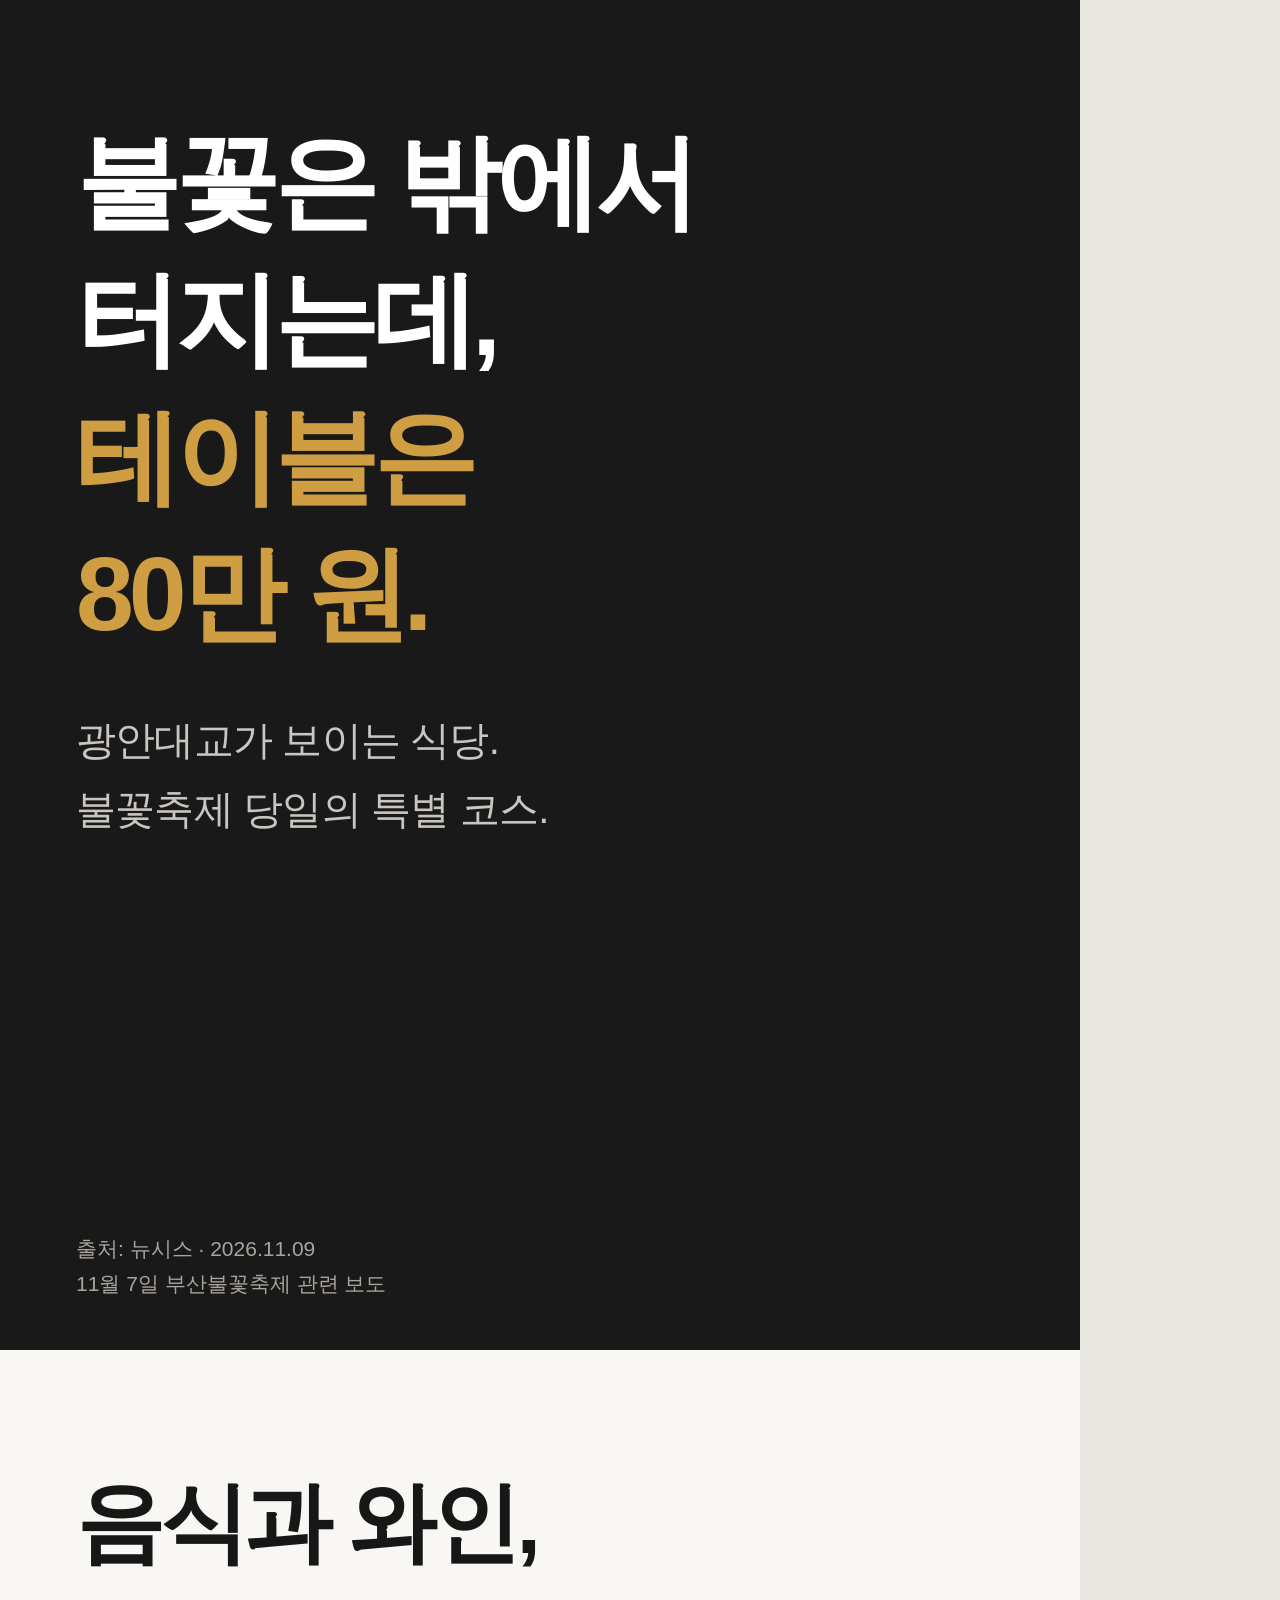
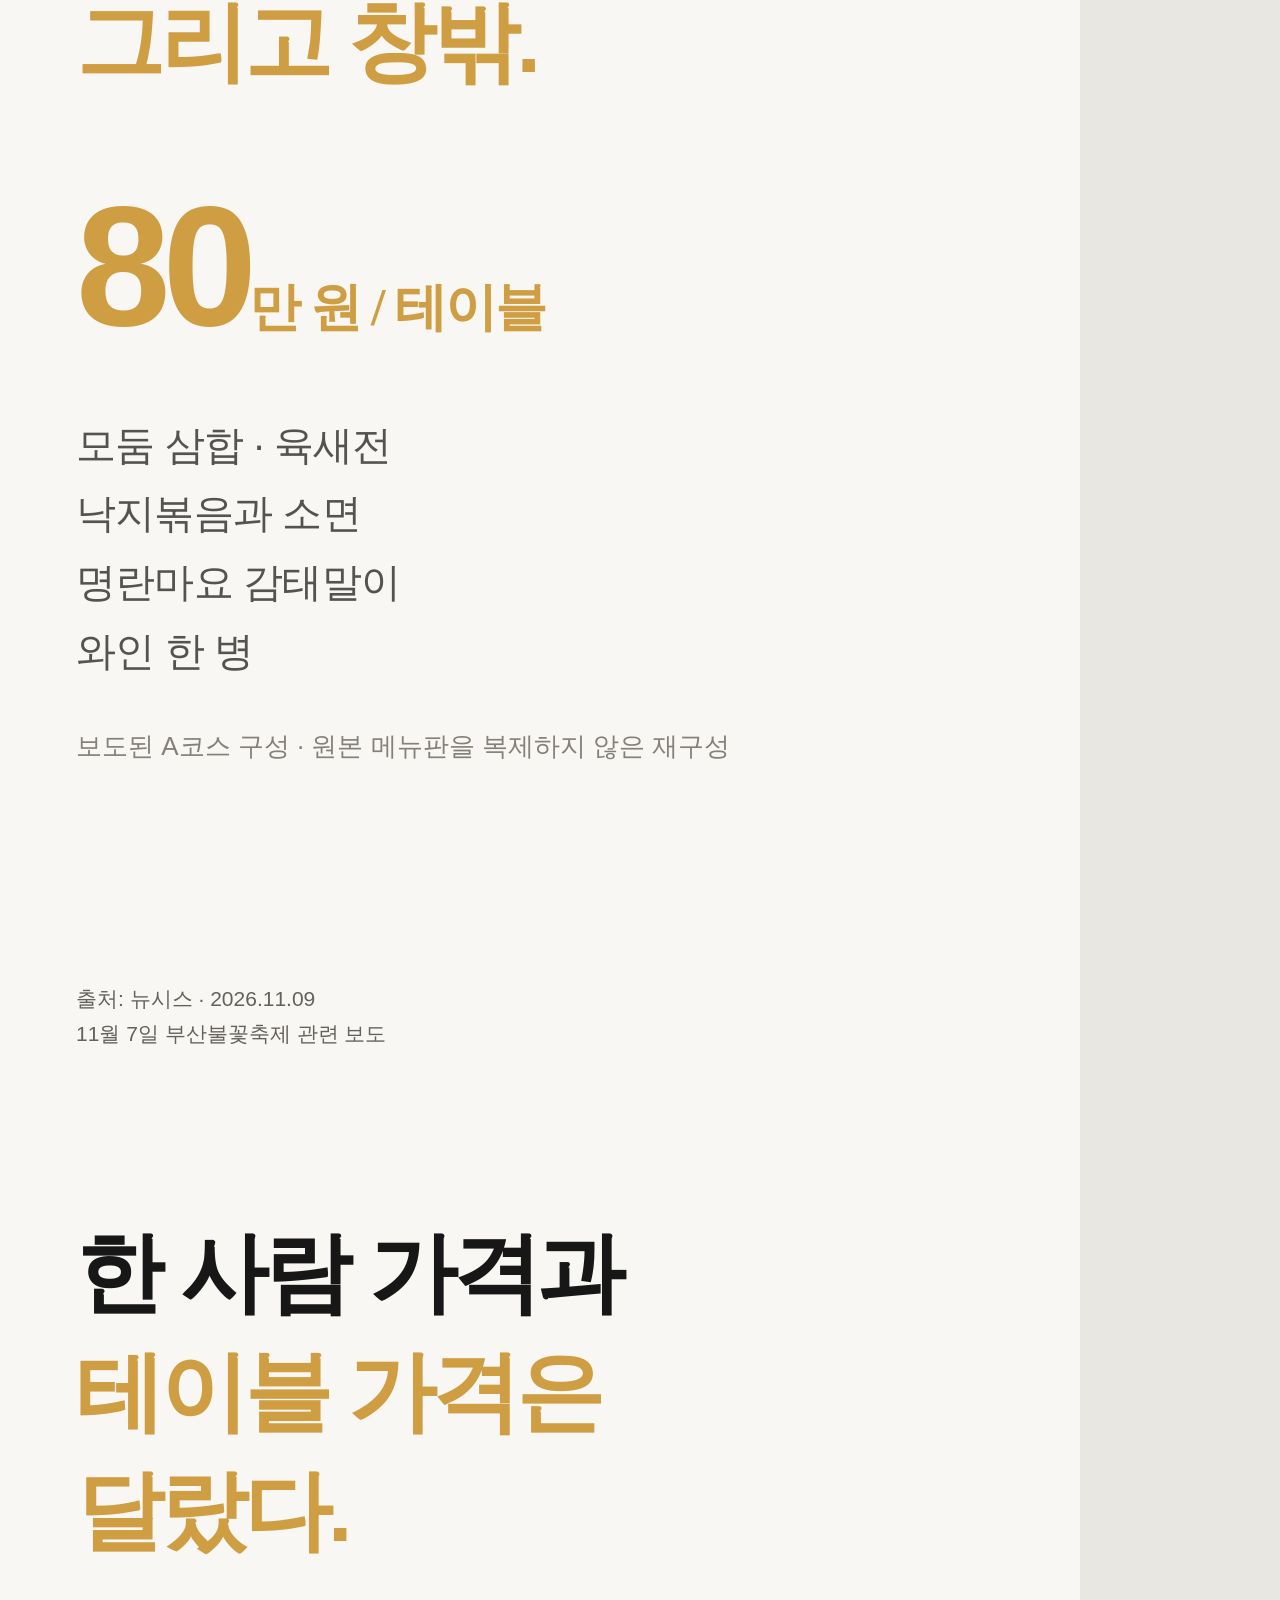
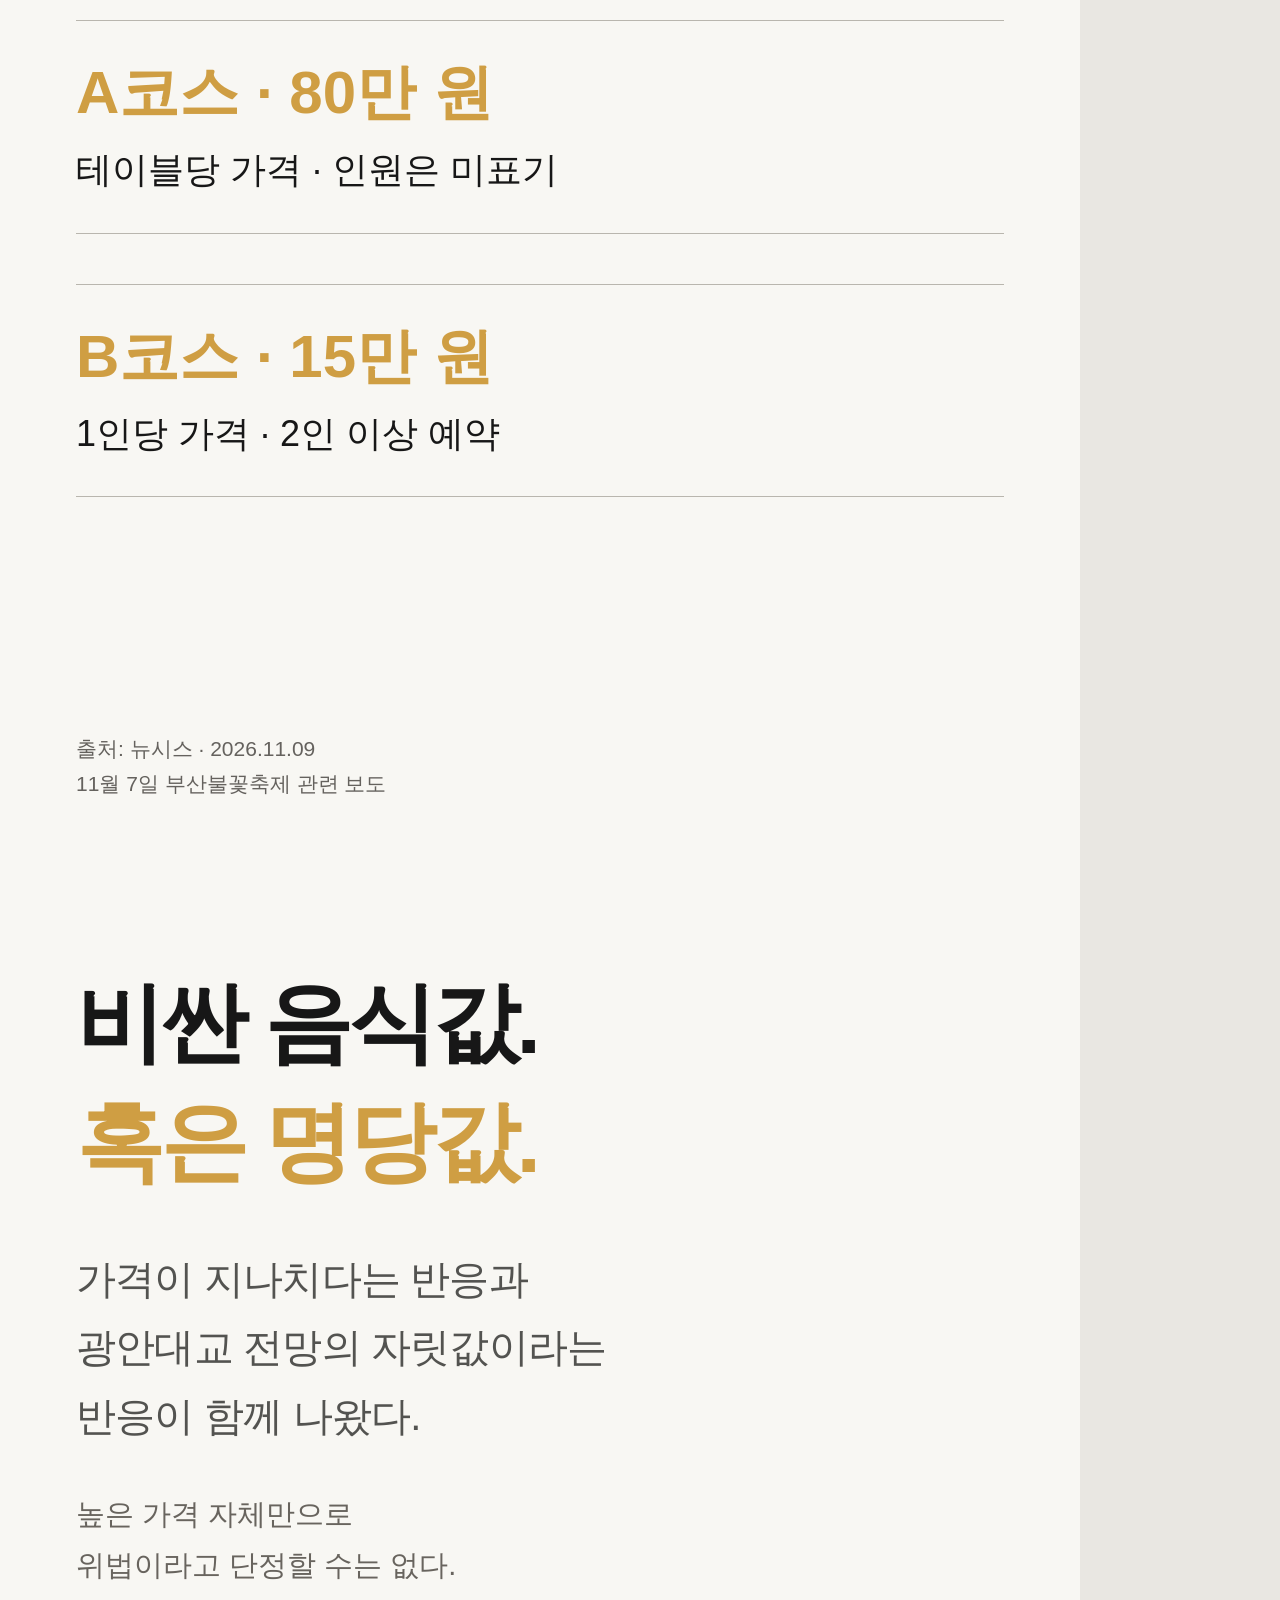
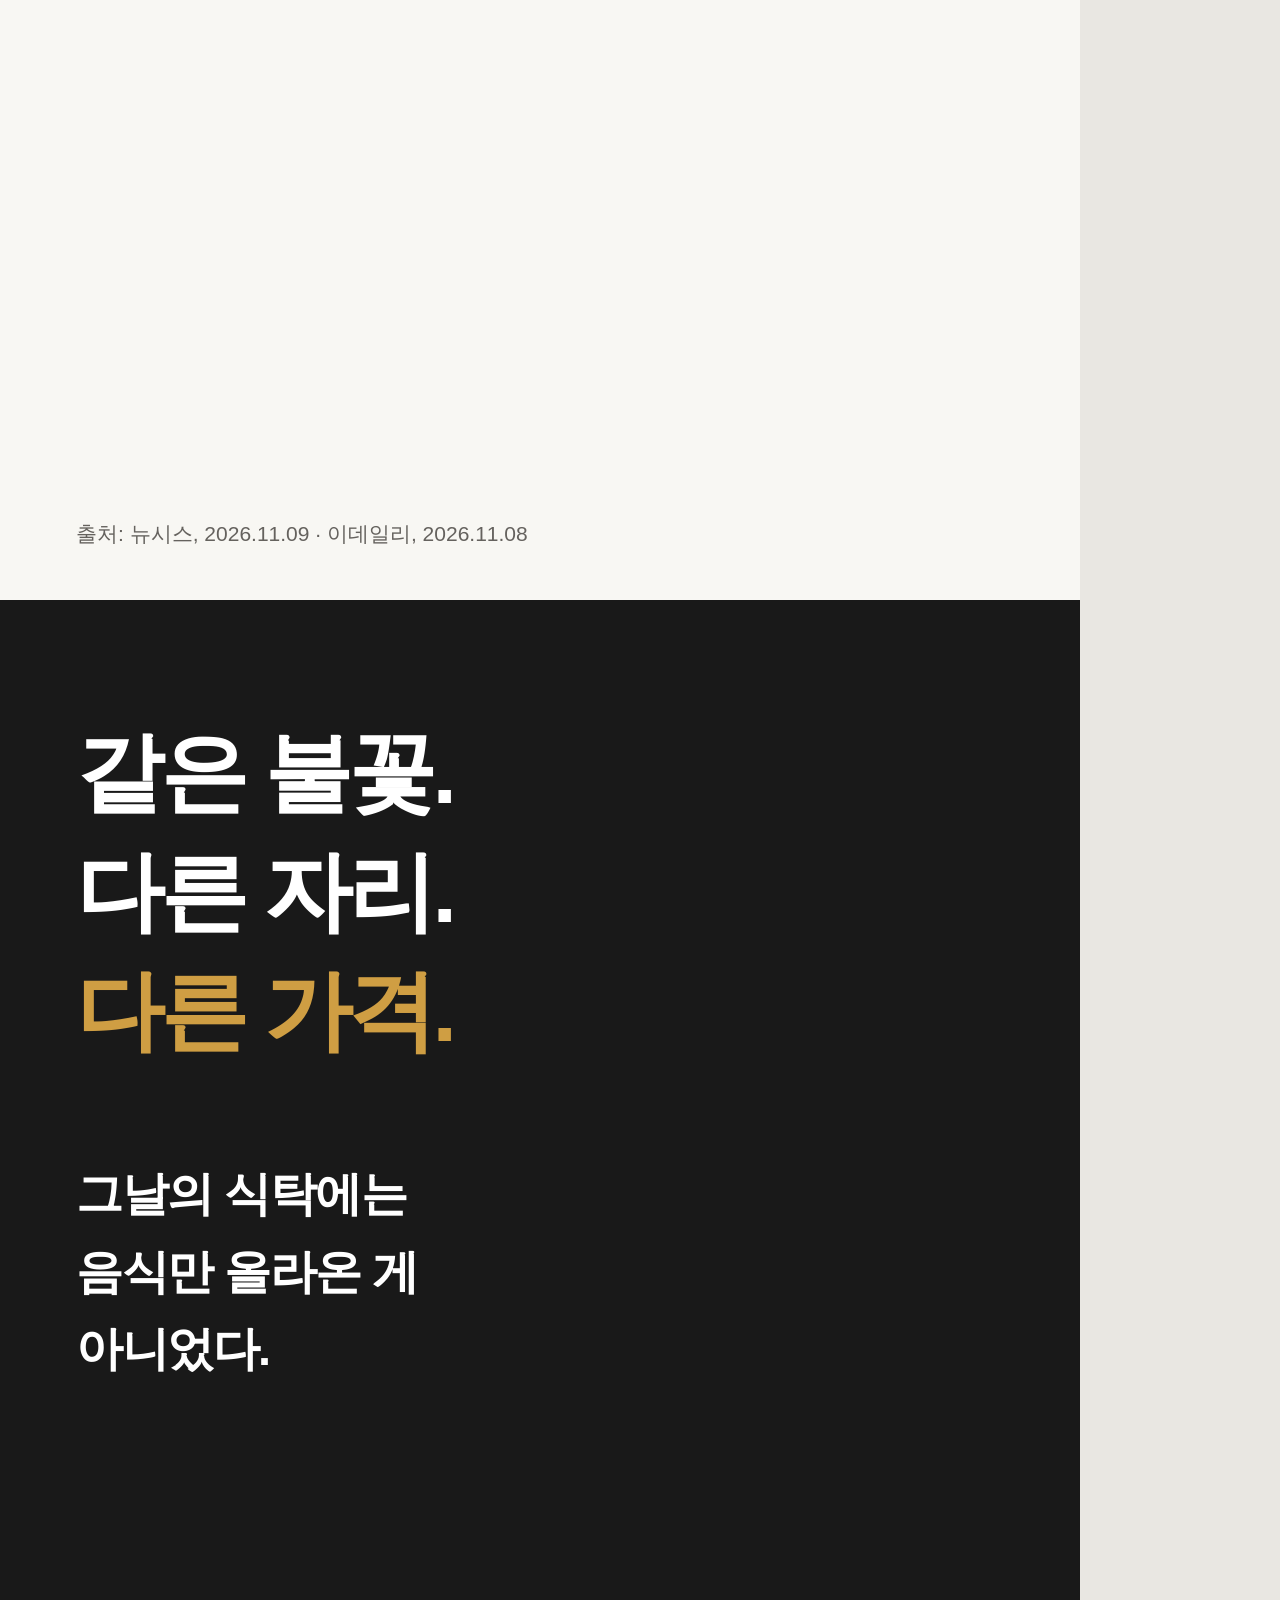
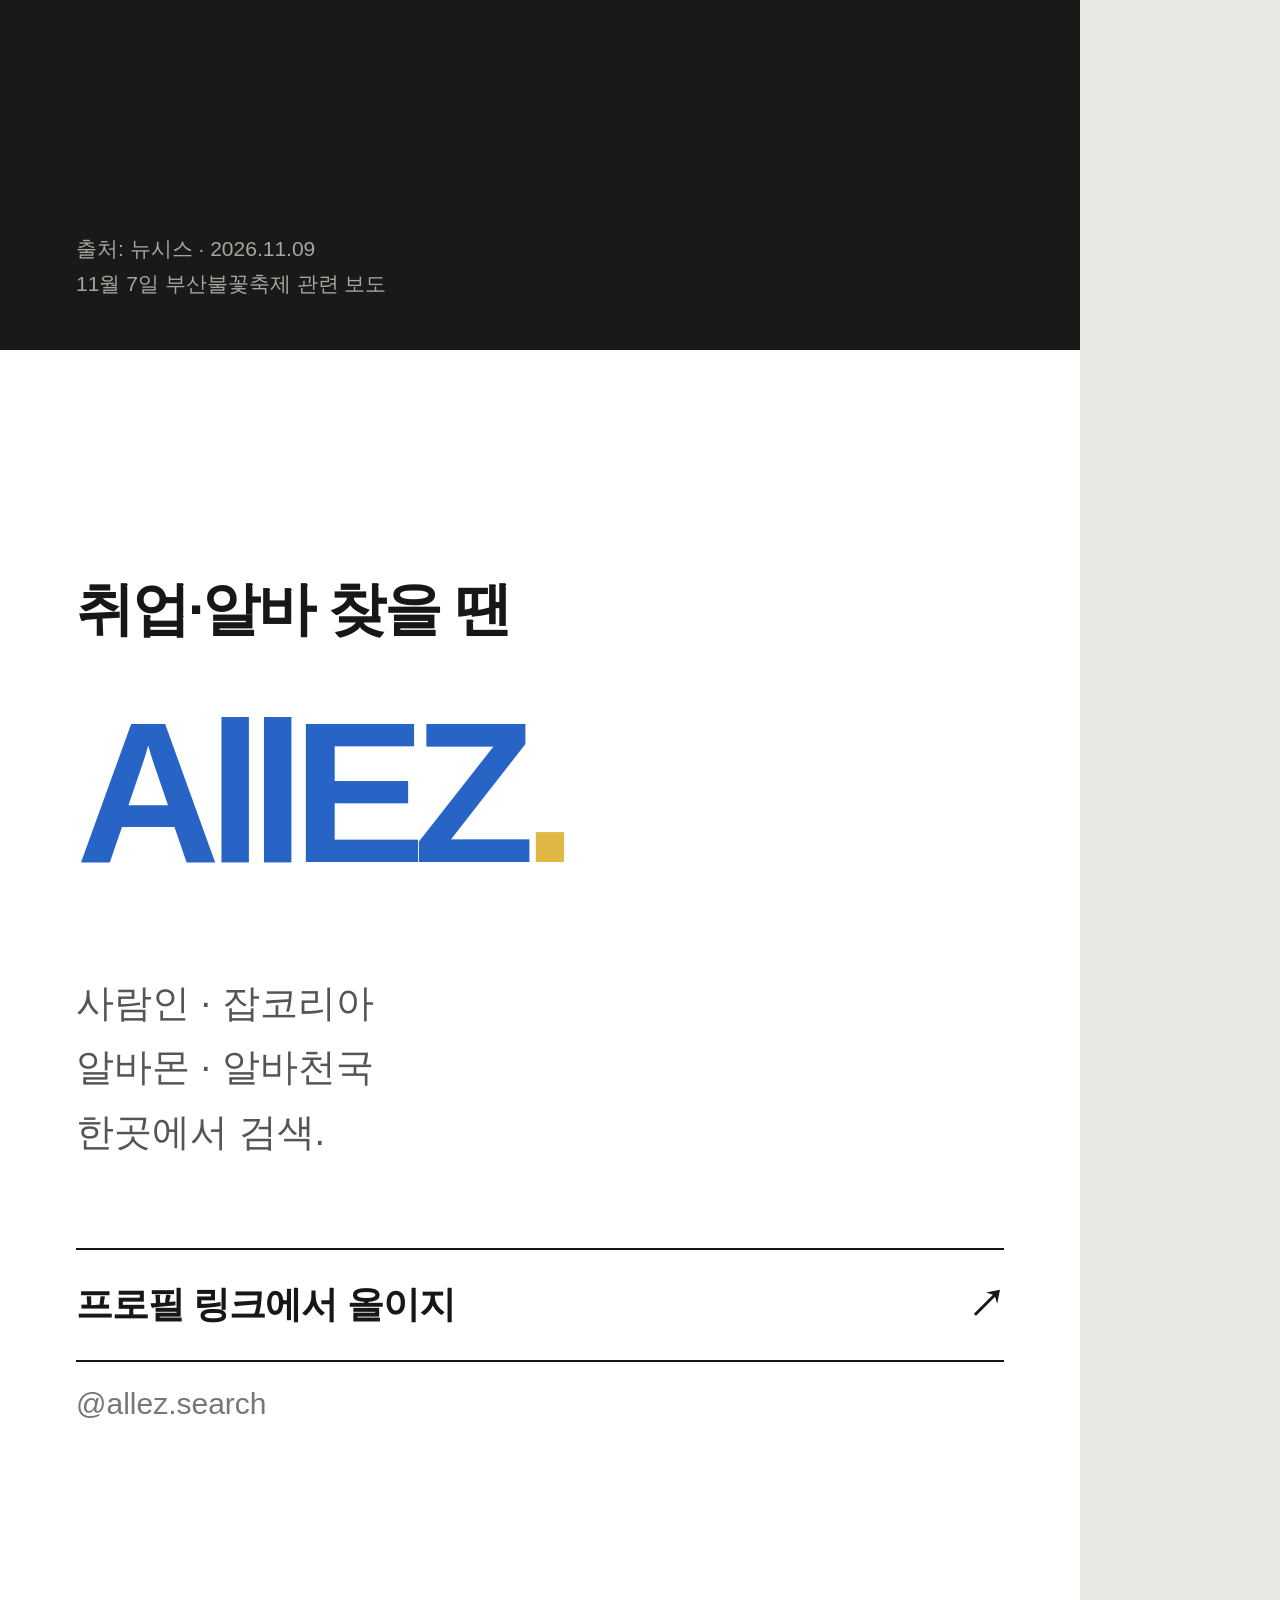
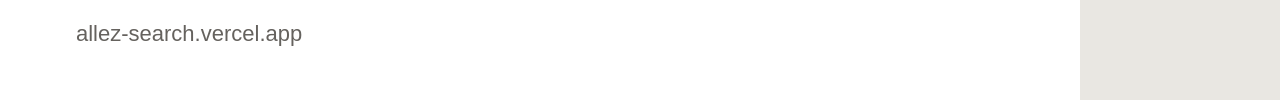
<file: marketing/instagram/news-batch-04/fireworks-price/cards.html>
<!doctype html><html lang="ko"><meta charset="utf-8"><title>불꽃은 밖에서 터지는데 테이블은 80만원</title><style>
*{box-sizing:border-box}body{margin:0;background:#e9e7e2;color:#171717;font-family:'Noto Sans CJK KR',sans-serif;-webkit-font-smoothing:antialiased}.card{position:relative;overflow:hidden;width:1080px;height:1350px;background:#f8f7f3;padding:66px 72px;break-after:page}.top{display:flex;justify-content:space-between;align-items:center;border-top:7px solid #171717;padding-top:25px;font-size:24px;font-weight:700}.category{color:var(--accent)}.page{font-size:21px;font-weight:400;color:#82817e;letter-spacing:2px}.content{margin-top:66px}h1,h2,p{margin:0}h1{font-size:94px;line-height:1.3;letter-spacing:-5px;font-weight:900}h2{font-size:79px;line-height:1.3;letter-spacing:-4px;font-weight:900}.accent{color:var(--accent)}.lead{font-size:32px;line-height:1.7;letter-spacing:-.8px;margin-top:35px;color:#535350}.eyebrow{font-size:25px;font-weight:700;color:var(--accent);margin-bottom:26px}.hero{font-family:Arial,'Noto Sans CJK KR',sans-serif;font-size:168px;letter-spacing:-8px;line-height:1.2;font-weight:900;margin-top:68px}.hero.medium{font-size:132px;letter-spacing:-5px}.hero small{font-family:'Noto Sans CJK KR';font-size:35px;letter-spacing:-1px;font-weight:600}.herolabel{font-size:26px;margin-top:15px;line-height:1.65;color:#6a6865}.foot{position:absolute;left:72px;right:72px;bottom:48px;border-top:1px solid #ccc9c3;padding-top:20px;color:#65625e;font-size:20px;line-height:1.7}.dark{background:#191919;color:white}.dark .top{border-color:#e7e4df}.dark .lead,.dark .herolabel{color:#c9c5c0}.dark .foot{color:#a9a49c;border-color:#ffffff33}.dark .page{color:#aaa}.cover .content{margin-top:78px}.cover .hero{margin-top:60px}.cover .highlight{display:inline-block;background:var(--accent);color:white;padding:0 13px 5px;margin-left:-13px}.items{margin-top:48px}.item{border-top:1px solid #ccc9c3;padding:25px 0;display:flex;gap:25px;align-items:flex-start}.item .num{font:700 23px Arial;color:var(--accent);min-width:36px;padding-top:12px}.item strong{font-size:37px;font-weight:800;line-height:1.55;letter-spacing:-1.4px}.item p{font-size:26px;line-height:1.7;margin-top:8px;color:#625f5b}.box{margin-top:48px;border-left:6px solid var(--accent);padding:24px 0 24px 30px;font-size:33px;font-weight:700;line-height:1.7;letter-spacing:-.8px}.note{font-size:24px;color:#68645e;line-height:1.7;margin-top:30px}.views{margin-top:46px}.view{border-top:1px solid #ccc9c3;padding-top:24px;margin-top:33px}.view label{display:block;font-size:23px;color:#6b6861;margin-bottom:12px}.view p{font-size:36px;line-height:1.65;font-weight:700;letter-spacing:-1px}.options{margin-top:57px}.option{display:flex;gap:23px;align-items:flex-start;font-size:32px;line-height:1.6;padding:24px 0;border-top:1px solid #ffffff38;letter-spacing:-.8px}.option b{color:var(--accent);font:700 24px Arial;padding-top:12px;min-width:27px}.prompt{font-size:27px;line-height:1.7;color:#ccc6bc;margin-top:33px}.stamp{border:3px solid var(--accent);padding:34px 32px;margin-top:48px}.stamp .hero{margin-top:0}.stamp p{font-size:27px;color:#65605a;margin-top:12px}.calendar{margin-top:46px;border:2px solid #b9b1a6;border-radius:12px;overflow:hidden}.calendar-top{background:var(--accent);color:#fff;padding:20px 30px;font-size:26px;font-weight:800}.calendar-date{font:800 112px Arial;text-align:center;padding:43px 0;letter-spacing:-5px}.calendar p{font-size:26px;text-align:center;padding-bottom:30px;color:#675f55}.promo{background:white}.promo .top{border:0;justify-content:flex-end;font-size:21px;color:#999;padding-top:10px}.promo .topic{font-size:52px;font-weight:700;line-height:1.55;letter-spacing:-2px;margin-top:166px}.promo .brand{font-size:190px;font-weight:900;line-height:1.2;letter-spacing:-13px;margin-top:19px;color:#2864c5}.promo .brand span{color:#deb744}.promo .body{margin-top:58px;font-size:32px;line-height:1.7;color:#555}.promo .cta{margin-top:83px;display:flex;justify-content:space-between;border-top:2px solid #171717;border-bottom:2px solid #171717;padding:30px 0;font-size:37px;font-weight:800;letter-spacing:-1px}.promo .handle{margin-top:25px;color:#777;font-size:25px}.promo .foot{font-size:22px}@media print{@page{size:1080px 1350px;margin:0}.card:last-child{break-after:auto}}

.top{display:none}.card{padding:84px 76px}.content,.cover .content{margin-top:30px}h1{font-size:104px;line-height:1.32;letter-spacing:-5px}h2{font-size:88px;line-height:1.35;letter-spacing:-4px}.lead{font-size:38px;line-height:1.72;margin-top:43px}.hero{font-size:184px;margin-top:65px}.hero.medium{font-size:146px}.herolabel{font-size:31px;line-height:1.7;margin-top:24px}.foot{left:76px;right:76px;border:0;font-size:21px;bottom:48px}.box{font-size:38px;line-height:1.65;margin-top:48px;padding-top:15px;padding-bottom:15px}.note{font-size:29px;line-height:1.75;margin-top:38px}.statement{margin-top:85px;font-size:47px;line-height:1.65;letter-spacing:-1.5px;font-weight:700}.dark .note{color:#c9c5c0}.promo .topic{font-size:58px;margin-top:130px}.promo .body{font-size:38px}.promo .handle{font-size:30px}.promo .brand{font-size:200px}.promo .cta{font-size:37px}

.lead{font-size:40px;line-height:1.72}.data{margin-top:50px;padding:32px 0;border-top:1px solid #b9b6ae;border-bottom:1px solid #b9b6ae}.data p{font-size:36px;line-height:1.7;margin-top:5px}.data strong{font-size:60px;color:var(--accent);font-weight:900}.dark .data{border-color:#ffffff35}.bigline{font-size:49px;line-height:1.65;font-weight:800;margin-top:50px;letter-spacing:-1.5px}.bigline span{color:var(--accent)}.price{font:900 170px/1.2 Arial,'Noto Sans CJK KR';letter-spacing:-8px;margin-top:62px;color:var(--accent)}.price small{font:700 52px 'Noto Sans CJK KR';letter-spacing:-2px}.source-note{font-size:26px;line-height:1.6;color:#85817a;margin-top:40px}
</style><body style="--accent:#cf9e43"><section class="card cover dark" id="card-1"><main class="content"><h1>불꽃은 밖에서<br>터지는데,<br><span class="accent">테이블은<br>80만 원.</span></h1><p class="lead">광안대교가 보이는 식당.<br>불꽃축제 당일의 특별 코스.</p></main><footer class="foot">출처: 뉴시스 · 2026.11.09<br>11월 7일 부산불꽃축제 관련 보도</footer></section><section class="card " id="card-2"><main class="content"><h2>음식과 와인,<br><span class="accent">그리고 창밖.</span></h2><p class="price">80<small>만 원 / 테이블</small></p><p class="lead">모둠 삼합 · 육새전<br>낙지볶음과 소면<br>명란마요 감태말이<br>와인 한 병</p><p class="source-note">보도된 A코스 구성 · 원본 메뉴판을 복제하지 않은 재구성</p></main><footer class="foot">출처: 뉴시스 · 2026.11.09<br>11월 7일 부산불꽃축제 관련 보도</footer></section><section class="card " id="card-3"><main class="content"><h2>한 사람 가격과<br><span class="accent">테이블 가격은<br>달랐다.</span></h2><div class="data"><strong>A코스 · 80만 원</strong><p>테이블당 가격 · 인원은 미표기</p></div><div class="data"><strong>B코스 · 15만 원</strong><p>1인당 가격 · 2인 이상 예약</p></div></main><footer class="foot">출처: 뉴시스 · 2026.11.09<br>11월 7일 부산불꽃축제 관련 보도</footer></section><section class="card " id="card-4"><main class="content"><h2>비싼 음식값.<br><span class="accent">혹은 명당값.</span></h2><p class="lead">가격이 지나치다는 반응과<br>광안대교 전망의 자릿값이라는<br>반응이 함께 나왔다.</p><p class="note">높은 가격 자체만으로<br>위법이라고 단정할 수는 없다.</p></main><footer class="foot">출처: 뉴시스, 2026.11.09 · 이데일리, 2026.11.08</footer></section><section class="card dark" id="card-5"><main class="content"><h2>같은 불꽃.<br>다른 자리.<br><span class="accent">다른 가격.</span></h2><p class="statement">그날의 식탁에는<br>음식만 올라온 게<br>아니었다.</p></main><footer class="foot">출처: 뉴시스 · 2026.11.09<br>11월 7일 부산불꽃축제 관련 보도</footer></section><section class="card promo" id="card-6"><p class="topic">취업·알바 찾을 땐</p><p class="brand">AllEZ<span>.</span></p><p class="body">사람인 · 잡코리아<br>알바몬 · 알바천국<br>한곳에서 검색.</p><div class="cta"><span>프로필 링크에서 올이지</span><span>↗</span></div><p class="handle">@allez.search</p><footer class="foot">allez-search.vercel.app</footer></section></body></html>
</file>
